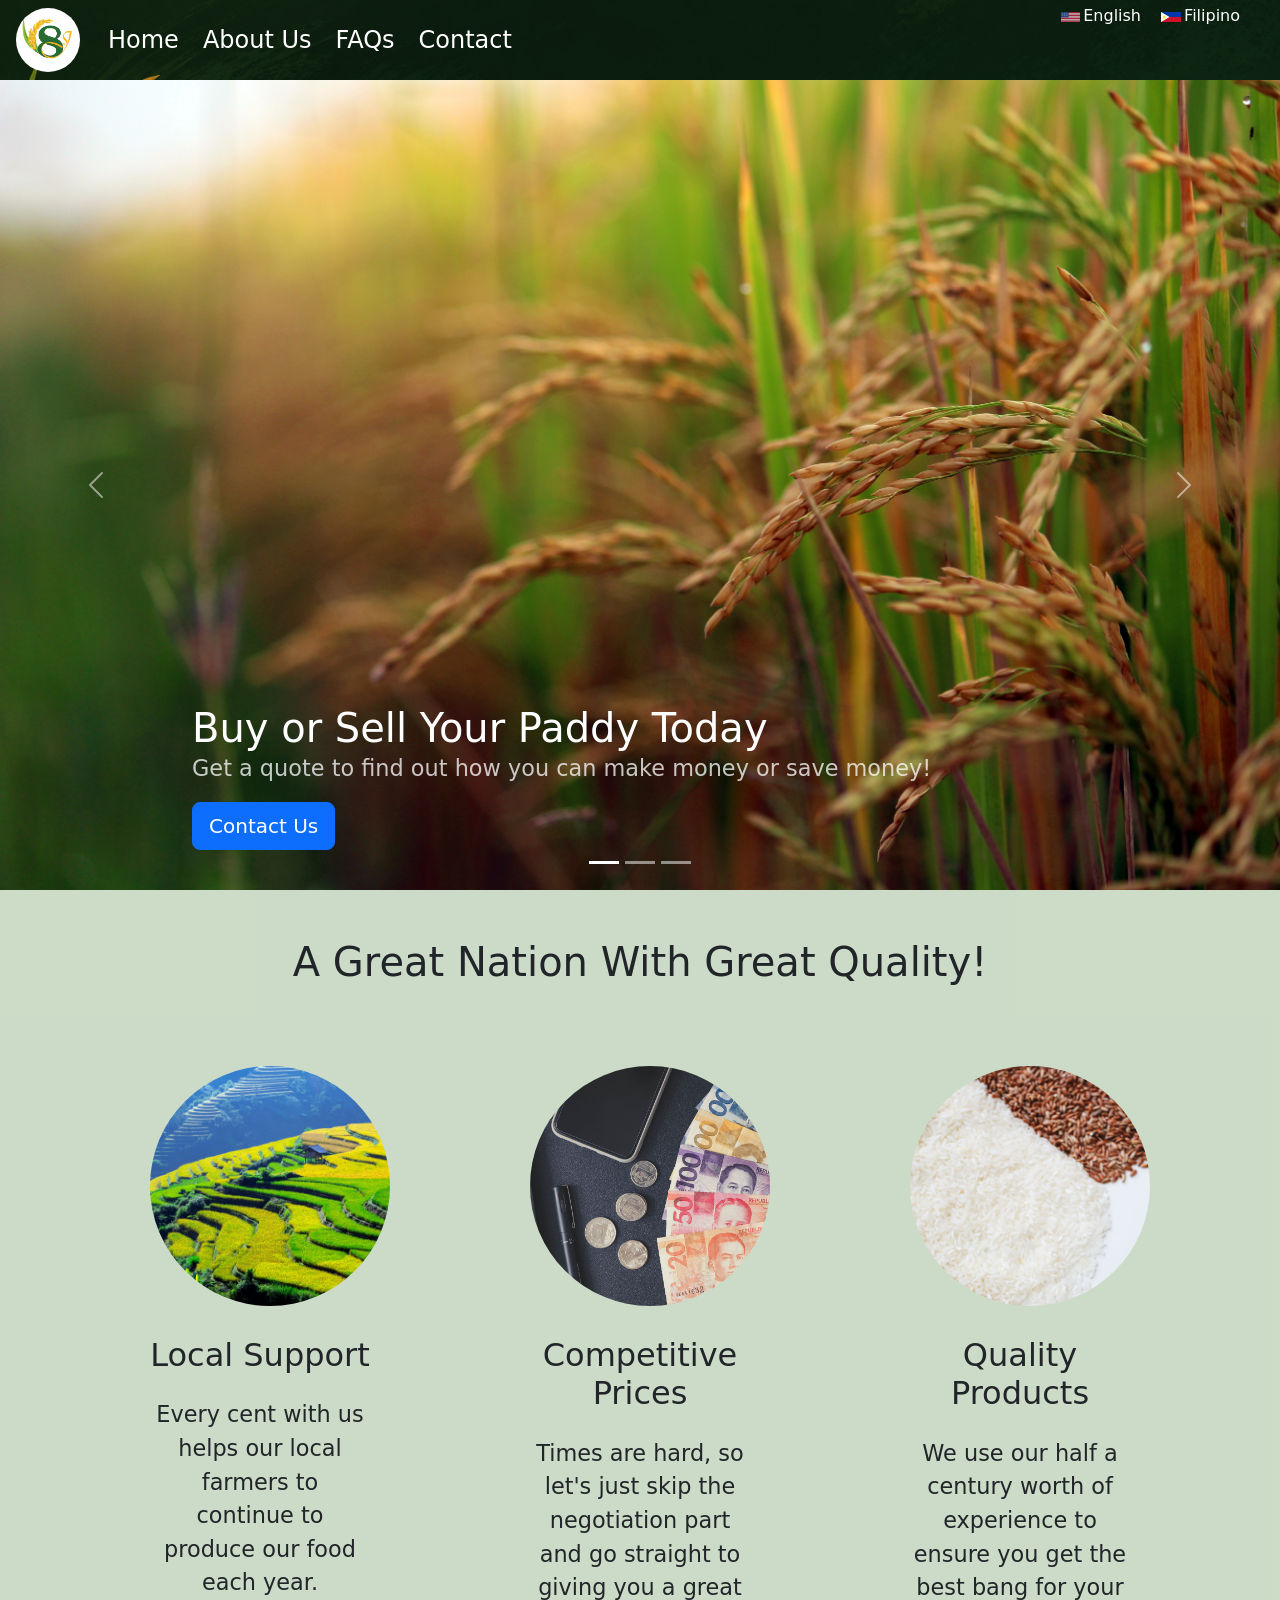
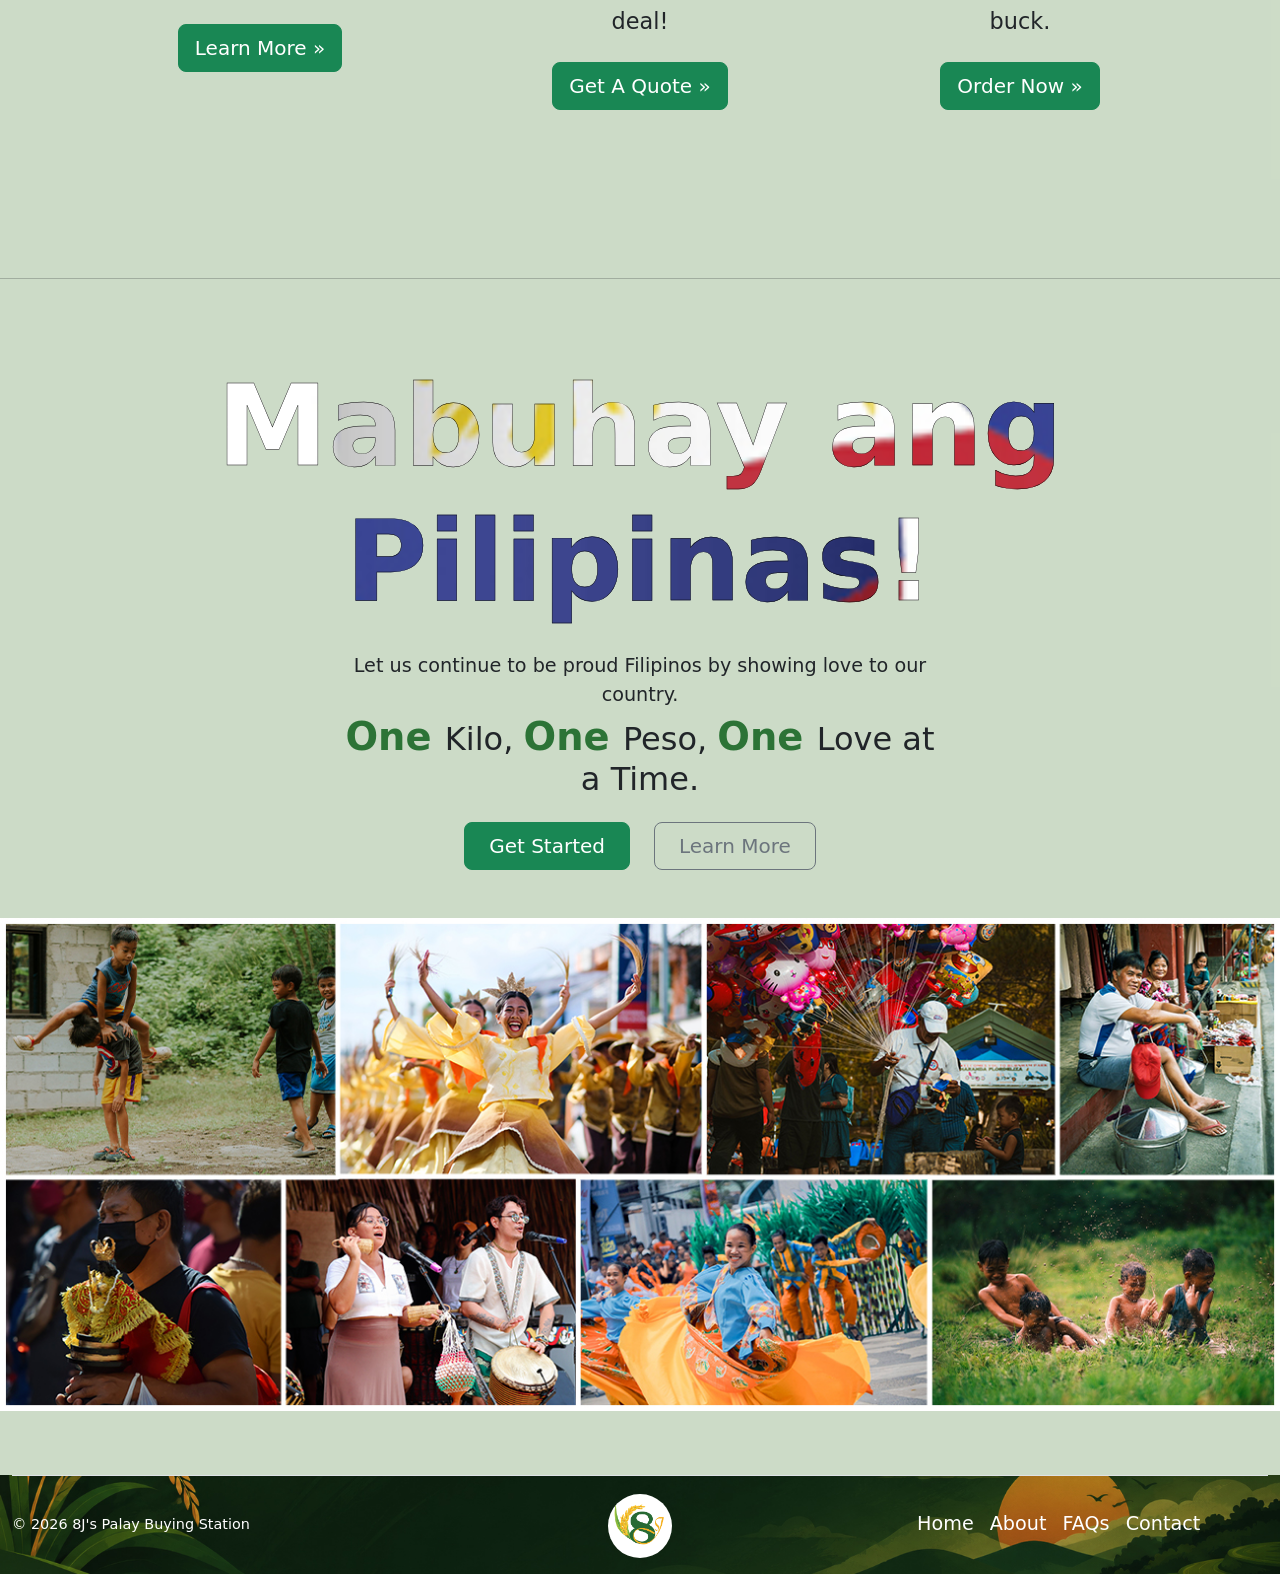
<file: index.html>
<!DOCTYPE html>
<html lang="en">
<head>
  <meta charset="UTF-8">
  <meta name="viewport" content="width=device-width, initial-scale=1.0">
  <title>8J's Palay Buying Station</title>
  <style>

  </style>
	<!--Favicon-->
	<link rel="apple-touch-icon" sizes="180x180" href="https://8jspalaybuyingstation.com/apple-touch-icon.png">
	<link rel="icon" type="image/png" sizes="32x32" href="https://8jspalaybuyingstation.com/favicon-32x32.png">
	<link rel="icon" type="image/png" sizes="16x16" href="https://8jspalaybuyingstation.com/favicon-16x16.png">
	<link rel="manifest" href="https://8jspalaybuyingstation.com/site.webmanifest">

	<!--Bootstrap-->
	<link href="https://cdn.jsdelivr.net/npm/bootstrap@5.3.8/dist/css/bootstrap.min.css" rel="stylesheet"
		integrity="sha384-sRIl4kxILFvY47J16cr9ZwB07vP4J8+LH7qKQnuqkuIAvNWLzeN8tE5YBujZqJLB" crossorigin="anonymous">
	
	<!--CSS External (English)-->
	<link rel="stylesheet" href="./css/style-en.css">

</head>
<body>
	<div class="site-wrapper">
		<!--Header-->
		<section id="navbar">
			<nav class="navbar navbar-expand-md navbar-dark fixed-top nav-bg">
				<div class="container-fluid px-3">
					<a class="navbar-brand" href="./index.html">
						<img src="./images/logo/Logo.png" class="logo">
					</a>
					<button class="navbar-toggler collapsed" type="button" data-bs-toggle="collapse" data-bs-target="#navbarCollapse"
						aria-controls="navbarNavAltMarkup" aria-expanded="false" aria-label="Toggle navigation">
						<span class="navbar-toggler-icon"></span>
					</button>
					<div class="collapse navbar-collapse navHeaderCollapse" id="navbarCollapse">
						<ul class="navbar-nav me-auto mb-2 mb-md-0">
							<li class="nav-item mx-1"> <a class="nav-link active navbar-items" id="nav-home" aria-current="page"
									href="./index.html">Home</a> </li>
							<li class="nav-item mx-1"> <a class="nav-link active navbar-items" aria-current="page"
									href="./en/about-en.html">About Us</a> </li>
							<li class="nav-item mx-1"> <a class="nav-link active navbar-items" aria-current="page"
									href="./en/faq-en.html">FAQs</a> </li>
							<li class="nav-item mx-1"> <a class="nav-link active navbar-items" aria-current="page"
									href="./en/contact-en.html">Contact</a> </li>
						</ul>
						<div class="lang-options col-md-3 text-end mx-4 pb-5">
							<a href="./index.html" class="lang eng" style="margin-right: 10px; text-decoration: none; color:white;"><img
									id="us-flag" src="./images/others/jp-draws-US-Flag.svg" alt="US Flag">English</a>
							<a href="./fil/home-tl.html" class="lang tl"
								style="margin-left: 2px; text-decoration: none; color:white;"><img id="ph-flag"
									src="./images/others/jp-draws-Philippines-Flag.svg" alt="Filipino Flag">Filipino</a>
						</div>
					</div>
				</div>
			</nav>
		</section>


		<!--Cover-->
		<section id="cover">
			<div class="container-fluid carousel">
				<div id="myCarousel" class="carousel slide mb-6" data-bs-ride="carousel">
					<div class="carousel-indicators"> <button type="button" data-bs-target="#myCarousel" data-bs-slide-to="0"
							class="active" aria-label="Slide 1" aria-current="true"></button> <button type="button"
							data-bs-target="#myCarousel" data-bs-slide-to="1" aria-label="Slide 2" class=""></button> <button type="button"
							data-bs-target="#myCarousel" data-bs-slide-to="2" aria-label="Slide 3" class=""></button> </div>
					<div class="carousel-inner">
						<div class="carousel-item active"> <img src="./images/palay/cover-1.jpg" id="cover-1" class="cover-item" alt="Palay in the field">
								<rect width="100%" height="100%" fill="var(--bs-secondary-color)"></rect>
							</svg>
							<div class="container">
								<div class="carousel-caption text-start">
									<h1>Buy or Sell Your Paddy Today</h1>
									<p class="opacity-75 mb-3">Get a quote to find out how you can make money or save money!</p>
									<p><a class="btn btn-lg btn-primary" href="./en/contact-en.html">Contact Us</a></p>
								</div>
							</div>
						</div>
						<div class="carousel-item"> <img src="./images/palay/farmer-sowing-1.jpg" id="cover-2" class="cover-item" alt="A farmer sowing in a paddy field" style="filter:brightness(85%)">
								<rect width="100%" height="100%" fill="var(--bs-secondary-color)"></rect>
							<div class="container">
								<div class="carousel-caption fit-content">
									<h1>Support Our Local Farmers</h1>
									<p class="opacity-80 mb-3">Find out how you can help our local farmers make a living by partnering with us!</p>
									<p><a class="btn btn-lg btn-primary" href="./en/about-en.html">Learn more</a></p>
								</div>
							</div>
						</div>
						<div class="carousel-item"> <img src="./images/rice/farmily-eating.jpg" id="cover-3" class="cover-item" alt="Hands holding white rice in the shape of a heart" style="filter:brightness(85%)">
								<rect width="100%" height="100%" fill="var(--bs-secondary-color)"></rect>
							<div class="container">
								<div class="carousel-caption text-end">
									<h1>Every Meal Should Be Delicious</h1>
									<p class="opacity-75 mb-3">Put a smile on your family's face with our quality local rice!</p>
									<p><a class="btn btn-lg btn-primary" href="./en/contact-en.html">Order Now</a></p>
								</div>
							</div>
						</div>
					</div> <button class="carousel-control-prev" type="button" data-bs-target="#myCarousel" data-bs-slide="prev"> <span
							class="carousel-control-prev-icon" aria-hidden="true"></span> <span class="visually-hidden">Previous</span>
					</button> <button class="carousel-control-next" type="button" data-bs-target="#myCarousel" data-bs-slide="next"> <span
							class="carousel-control-next-icon" aria-hidden="true"></span> <span class="visually-hidden">Next</span> </button>
				</div>
			</div>
		</section>

		<!--Features-->
		<section id="features" class="my-5 align">
			<div class="features heading"><h1 class="feature head">A Great Nation With Great Quality!</h1></div>
			<div class="container marketing"> <!-- Three columns of text below the carousel -->
				<div class="row">
					<div class="col-lg-4"> <img src="./images/palay/paddy-field-2.jpg" class="features rounded-image" alt="A paddy field landscape">
							<title>Local Rice Fields</title>
							<rect width="100%" height="100%" fill="var(--bs-secondary-color)"></rect>
						<h2 class="fw-normal">Local Support</h2>
						<p class="my-4">Every cent with us helps our local farmers to continue to produce our food each year.</p>
						<p><a class="btn btn-success btn-lg" href="./en/about-en.html">Learn More »</a></p>
					</div><!-- /.col-lg-4 -->
					<div class="col-lg-4"> <img src="./images/others/pesos.jpg" class="features rounded-image" alt="Multiple denomenations of Philippine pesos">
							<title>Competitive Pricing</title>
							<rect width="100%" height="100%" fill="var(--bs-secondary-color)"></rect>
						<h2 class="fw-normal">Competitive Prices</h2>
						<p class="my-4">Times are hard, so let's just skip the negotiation part and go straight to giving you a great deal!</p>
					<p><a class="btn btn-success btn-lg" href="./en/contact-en.html">Get A Quote »</a></p>
					</div><!-- /.col-lg-4 -->
					<div class="col-lg-4"> <img src="./images/rice/rice-variety.jpg" class="features rounded-image change-position" alt="A variety of rices">
							<title>Quality Products</title>
							<rect width="100%" height="100%" fill="var(--bs-secondary-color)"></rect>
						<h2 class="fw-normal">Quality Products</h2>
						<p class="my-4">We use our half a century worth of experience to ensure you get the best bang for your buck.</p>
						<p><a class="btn btn-success btn-lg" href="./en/contact-en.html">Order Now »</a></p>
					</div><!-- /.col-lg-4 -->
				</div>
			</div>
		</section>

		<hr style="margin: 1rem 0;">

		<!--Hero-->
		<section>
			<div class="px-4 pt-3 my-5 text-center">
				<h1 class="display-4 fw-bold text-body-emphasis"><span id="mabuhay-gradient">Mabuhay ang Pilipinas!</span></h1>
				<div class="col-lg-6 mx-auto">
					<p class="lead mb-1 mt-4">Let us continue to be proud Filipinos by showing love to our country.</p>
					<h2 class="mb-4">
						<span style="color:#2C7336; font-size: 120%; font-weight: bolder;">One </span>Kilo,
						<span style="color:#2C7336; font-size: 120%; font-weight: bolder;">One </span>Peso,
						<span style="color:#2C7336; font-size: 120%; font-weight: bolder;">One </span>Love at a Time.

					</h2>
					<div class="d-grid gap-2 d-sm-flex justify-content-sm-center mb-5"> 
						<a href="./en/contact-en.html"><button type="button"
							class="btn btn-success btn-lg px-4 me-sm-3">Get Started</button></a>
							<a href="./en/about-en.html"><button type="button"
							class="btn btn-outline-secondary btn-lg px-4">Learn More</button></a>
					</div>
				</div>
			</div>
		</section>

		<!--Jumbotron-->
		<section>
			<div>
				<img id="jumbotron" src="./images/others/mabuhay.jpg" alt="Mabuhay ang Pilipinas">
			</div>
		</section>
		

		<!--Footer-->
		<section id="footer">
			<div class="container-fluid foot-bg">
				<footer class="d-flex flex-wrap justify-content-between align-items-center py-3 border-top">
					<p class="col-md-4 mb-0 copy-footer">© 2026 8J's Palay Buying Station</p> <a href="./index.html"
						class="col-md-4 d-flex align-items-center justify-content-center mb-3 mb-md-0 me-md-auto link-body-emphasis text-decoration-none"
						aria-label="Bootstrap"> <img class="logo-foot" src="./images/logo/Logo.png"
							alt="8J's Palay Buying Station Logo"></a>
					<ul class="nav col-md-4 justify-content-center foot-nav">
						<li class="nav-item"><a href="./index.html" class="nav-link px-2 footer-item">Home</a></li>
						<li class="nav-item"><a href="./en/about-en.html" class="nav-link px-2 footer-item">About</a></li>
						<li class="nav-item"><a href="./en/faq-en.html" class="nav-link px-2 footer-item">FAQs</a></li>
						<li class="nav-item"><a href="./en/contact-en.html" class="nav-link px-2 footer-item">Contact</a></li>
					</ul>
				</footer>
			</div>
		</section>

		<!--JS script-->
		<script src="https://cdn.jsdelivr.net/npm/bootstrap@5.3.8/dist/js/bootstrap.bundle.min.js"
			integrity="sha384-FKyoEForCGlyvwx9Hj09JcYn3nv7wiPVlz7YYwJrWVcXK/BmnVDxM+D2scQbITxI" crossorigin="anonymous"></script>
	</div>
</body>
</html>
</file>
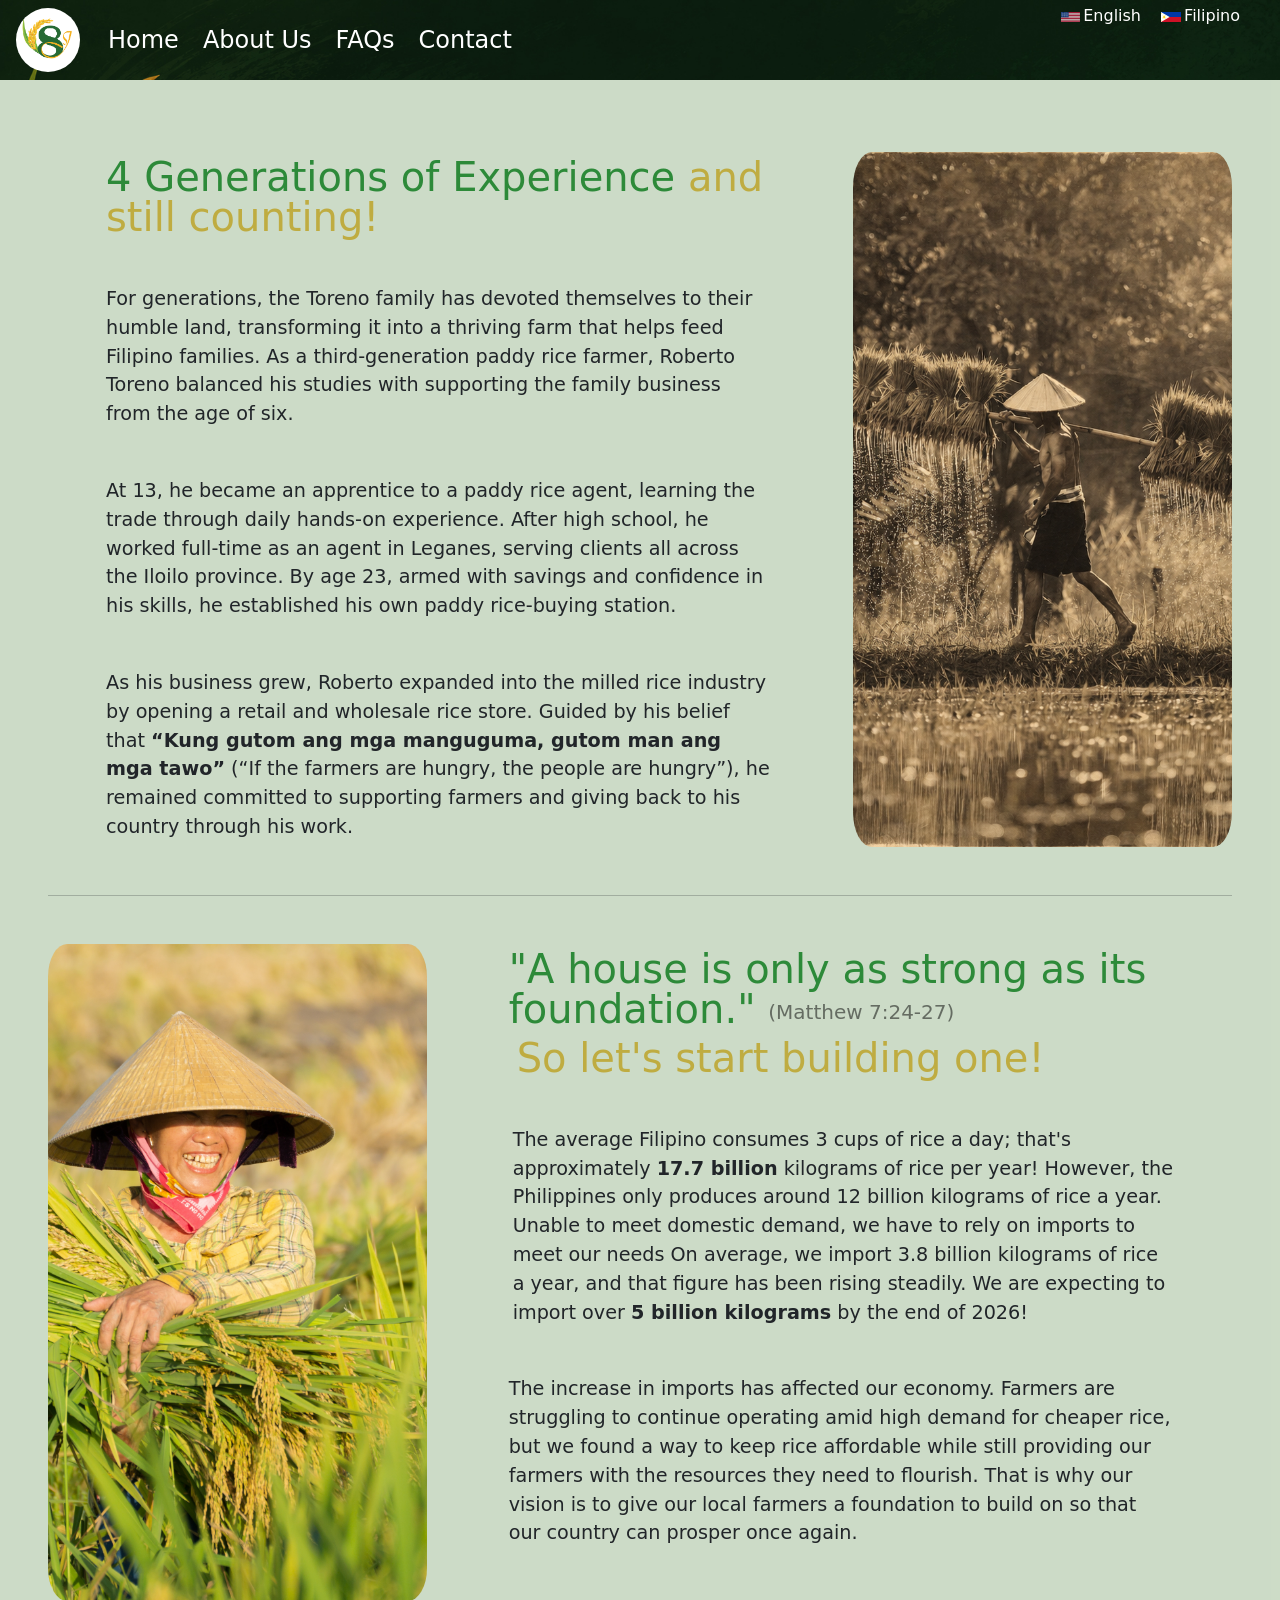
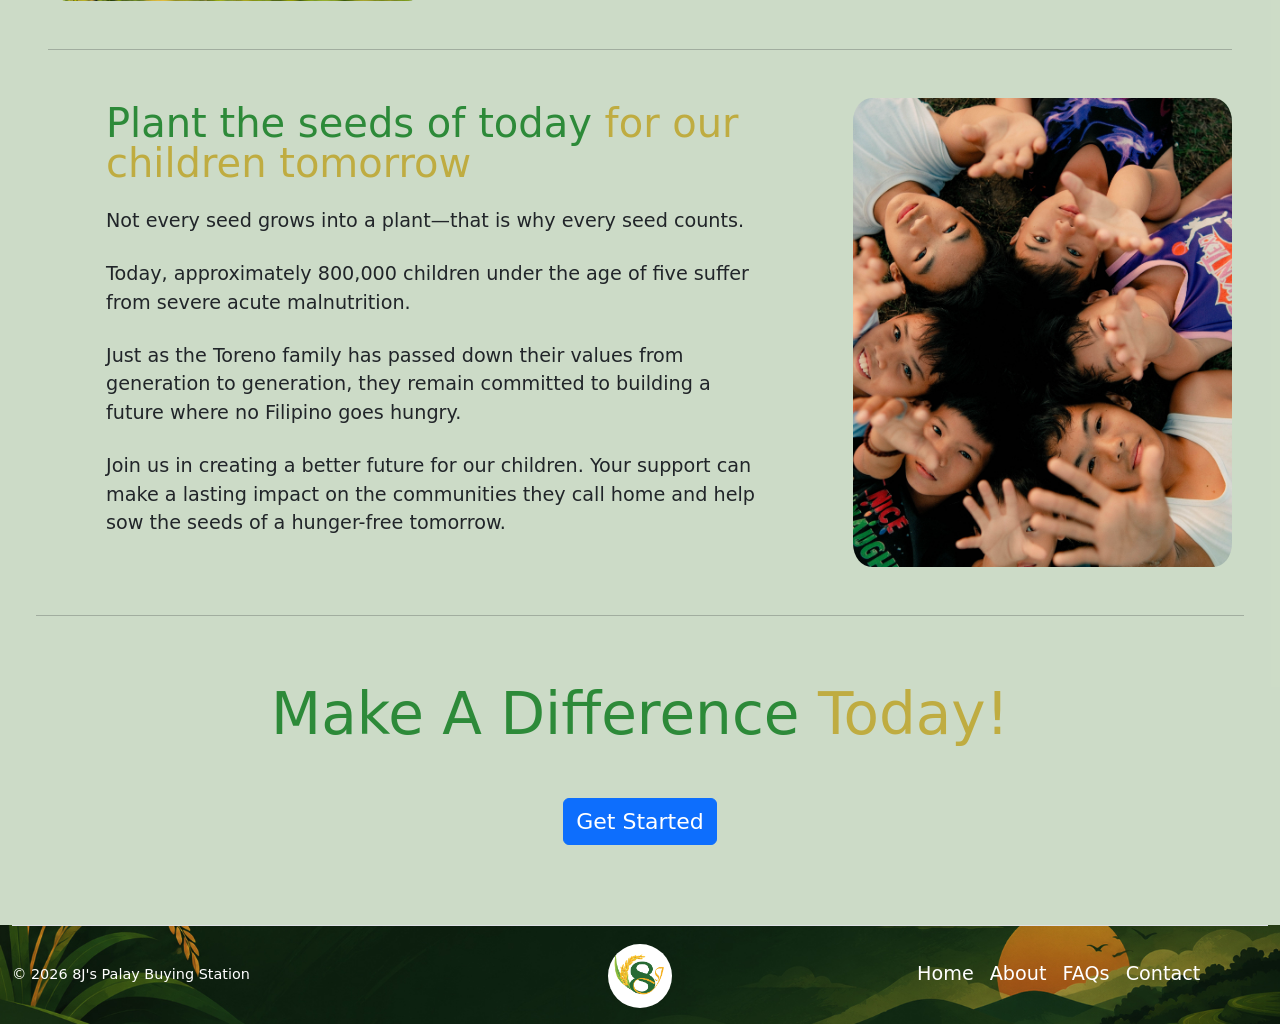
<file: en/about-en.html>
<!DOCTYPE html>
<html lang="en">

<head>
  <meta charset="UTF-8">
  <meta name="viewport" content="width=device-width, initial-scale=1.0">
  <title>8J's Palay Buying Station</title>
  <style>



  </style>
  <!--Favicon-->
  <link rel="apple-touch-icon" sizes="180x180" href="https://8jspalaybuyingstation.com/apple-touch-icon.png">
  <link rel="icon" type="image/png" sizes="32x32" href="https://8jspalaybuyingstation.com/favicon-32x32.png">
  <link rel="icon" type="image/png" sizes="16x16" href="https://8jspalaybuyingstation.com/favicon-16x16.png">
  <link rel="manifest" href="https://8jspalaybuyingstation.com/site.webmanifest">

  <!--Bootstrap-->
  <link href="https://cdn.jsdelivr.net/npm/bootstrap@5.3.8/dist/css/bootstrap.min.css" rel="stylesheet"
    integrity="sha384-sRIl4kxILFvY47J16cr9ZwB07vP4J8+LH7qKQnuqkuIAvNWLzeN8tE5YBujZqJLB" crossorigin="anonymous">
  
  <!--CSS External (English)-->
  <link rel="stylesheet" href="../css/style-en.css">

</head>

<body>
  <div class="site-wrapper">
    <!--Header-->
    <section id="navbar">
      <nav class="navbar navbar-expand-md navbar-dark fixed-top nav-bg">
        <div class="container-fluid px-3">
          <a class="navbar-brand" href="../index.html">
            <img src="../images/logo/Logo.png" class="logo">
          </a>
          <button class="navbar-toggler collapsed" type="button" data-bs-toggle="collapse" data-bs-target="#navbarCollapse"
            aria-controls="navbarNavAltMarkup" aria-expanded="false" aria-label="Toggle navigation">
            <span class="navbar-toggler-icon"></span>
          </button>
          <div class="collapse navbar-collapse navHeaderCollapse" id="navbarCollapse">
            <ul class="navbar-nav me-auto mb-2 mb-md-0">
              <li class="nav-item mx-1"> <a class="nav-link active navbar-items" id="nav-home" aria-current="page"
                  href="../index.html">Home</a> </li>
              <li class="nav-item mx-1"> <a class="nav-link active navbar-items" aria-current="page"
                  href="./about-en.html">About Us</a> </li>
              <li class="nav-item mx-1"> <a class="nav-link active navbar-items" aria-current="page"
                  href="faq-en.html">FAQs</a> </li>
              <li class="nav-item mx-1"> <a class="nav-link active navbar-items" aria-current="page"
                  href="contact-en.html">Contact</a> </li>
            </ul>
            <div class="lang-options col-md-3 text-end mx-4 pb-5">
              <a href="./about-en.html" class="lang eng" style="margin-right: 10px; text-decoration: none; color:white;"><img
                  id="us-flag" src="../images/others/jp-draws-US-Flag.svg" alt="US Flag">English</a>
              <a href="../fil/about-tl.html" class="lang tl"
                style="margin-left: 2px; text-decoration: none; color:white;"><img id="ph-flag"
                  src="../images/others/jp-draws-Philippines-Flag.svg" alt="Filipino Flag">Filipino</a>
            </div>
          </div>
        </div>
      </nav>
    </section>
    
    <!--Featurette-->
    <section id="featurette" class="m-5">
      <br />
      <div class="row featurette">
        <div class="col-md-8 featurette-padding">
          <h2 class="featurette-heading fw-normal lh-1">4 Generations of Experience <span class="text-body-secondary">and
              still counting!</span></h2>
          <p class="lead my-5">
            For generations, the Toreno family has devoted themselves to their humble land, transforming it into a thriving
            farm
            that helps feed Filipino families. As a third-generation paddy rice farmer, Roberto Toreno balanced his studies
            with
            supporting the family business from the age of six. </p>
    
          <p class="lead my-5">At 13, he became an apprentice to a paddy rice agent, learning the trade through daily
            hands-on experience. After high
            school, he worked full-time as an agent in Leganes, serving clients all across the Iloilo province. By age
            23, armed
            with savings and confidence in his skills, he established his own paddy rice-buying station.</p>
    
          <p class="lead mt-5">As his business grew, Roberto expanded into the milled rice industry by opening a retail and
            wholesale rice store.
            Guided by his belief that <span class="p-emphasis">“Kung gutom ang mga manguguma, gutom man ang mga tawo”</span>
            (“If the farmers are hungry, the people
            are hungry”), he remained committed to supporting farmers and giving back to his country through his work.</p>
          </p>
        </div>
        <div class="col-md-4 d-flex" style="text-align: center;"> <img
            src="../images/others/ChatGPT Image Jun 21, 2026, 06_47_35 PM.png" class="images-featurette"
            alt="Vintage photo of a farmer">
        </div>
      </div>
      <hr class="featurette-divider" style="margin: 3rem 0;">
      <div class="row featurette">
        <div class="col-md-8 order-md-2 featurette-padding">
          <h2 class="featurette-heading fw-normal lh-1 ">"A house is only as strong as its foundation."
            <span class="proverb">(Matthew 7:24-27)</span>
            <br />
            <span class="text-body-secondary" style="display: inline-block; margin-top: 9px; margin-left: 8px;">So let's
              start building one!</span>
          </h2>
          <p class="lead my-5 ps-1">
            The average Filipino consumes 3 cups of rice a day; that's approximately <span class="p-emphasis">17.7
              billion</span> kilograms of rice per year!
            However, the Philippines only produces around 12 billion kilograms of rice a year.
            Unable to meet domestic demand, we have to rely on imports to meet our needs
            On average, we import 3.8 billion kilograms of rice a year, and that figure has been rising steadily.
            We are expecting to import over <span class="p-emphasis">5 billion kilograms</span> by the end of 2026!
            </p>
            <p class="lead my-5">The increase in imports has affected our economy.
            Farmers are struggling to continue operating amid high demand for cheaper rice, but we found a way to keep rice
            affordable while still providing our farmers with the resources they need to flourish.
            That is why our vision is to give our local farmers a foundation to build on so that our country can prosper
            once again.
          </p>
        </div>
        <div class="col-md-4 order-md-1 d-flex" style="text-align: center;"> <img src="../images/palay/happy-farmer.jpg" class="images-featurette"
            alt="A smiling farmer holding paddy rice">
        </div>
      </div>
      <hr class="featurette-divider" style="margin: 3rem 0;">
      <div class="row featurette">
        <div class="col-md-8 featurette-padding">
          <h2 class="featurette-heading fw-normal lh-1">Plant the seeds of today <span class="text-body-secondary">for our
              children tomorrow</span></h2>
          <p class="lead my-4">
            Not every seed grows into a plant—that is why every seed counts.</p>
    
          <p class="lead my-4">Today, approximately 800,000 children under the age of five suffer from severe acute
            malnutrition.</p>
    
          <p class="lead my-4">Just as the Toreno family has passed down their values from generation to generation,
            they
            remain committed to building
            a future where no Filipino goes hungry.
          </p>
          <p class="lead my-4">Join us in creating a better future for our children. Your support
            can
            make a
            lasting impact on the communities they call home and help sow the seeds of a hunger-free tomorrow.
          </p>
    
    
        </div>
        <div class="col-md-4 d-flex" style="text-align: center;"> <img src="../images/others/children.jpg" class="images-featurette"
            alt="Filipino children reaching out">
        </div>
        <hr class="featurette-divider" style="margin-top: 3rem;">
      </div>
    </section> <!-- END THE FEATURETTES -->
    
    <!--Segway-->
    <section id="segway">
      <div class="container">
        <div class="segway">
          <h3 class="mb-5 seg-head" style="font-size:58px; color:#2d8a39;">Make A Difference <span
              style="color: #BFAC41">Today!</h3>
        </div>
        <div class="segway">
          <a href="./contact-en.html"><button class="btn btn-primary d-inline-flex align-items-center seg-btn" type="button"
              style="font-size: 22px; margin-bottom: 5rem;">
              Get Started </button></a>
        </div>
      </div>
      <div>
    </section>
    
    
    
    <!--Footer-->
    <section id="footer">
      <div class="container-fluid foot-bg">
        <footer class="d-flex flex-wrap justify-content-between align-items-center py-3 border-top">
          <p class="col-md-4 mb-0 copy-footer">© 2026 8J's Palay Buying Station</p> <a href="./index.html"
            class="col-md-4 d-flex align-items-center justify-content-center mb-3 mb-md-0 me-md-auto link-body-emphasis text-decoration-none"
            aria-label="Bootstrap"> <img class="logo-foot" src="../images/logo/Logo.png"
              alt="8J's Palay Buying Station Logo"></a>
          <ul class="nav col-md-4 justify-content-center foot-nav">
            <li class="nav-item"><a href="../index.html" class="nav-link px-2 footer-item">Home</a></li>
            <li class="nav-item"><a href="./about-en.html" class="nav-link px-2 footer-item">About</a></li>
            <li class="nav-item"><a href="./faq-en.html" class="nav-link px-2 footer-item">FAQs</a></li>
            <li class="nav-item"><a href="./contact-en.html" class="nav-link px-2 footer-item">Contact</a></li>
          </ul>
        </footer>
      </div>
    </section>
    
    <!--Bootstrap JS Script-->
    <script src="https://cdn.jsdelivr.net/npm/bootstrap@5.3.8/dist/js/bootstrap.bundle.min.js"
      integrity="sha384-FKyoEForCGlyvwx9Hj09JcYn3nv7wiPVlz7YYwJrWVcXK/BmnVDxM+D2scQbITxI" crossorigin="anonymous"></script>
  </div>
</body>
</html>
</file>
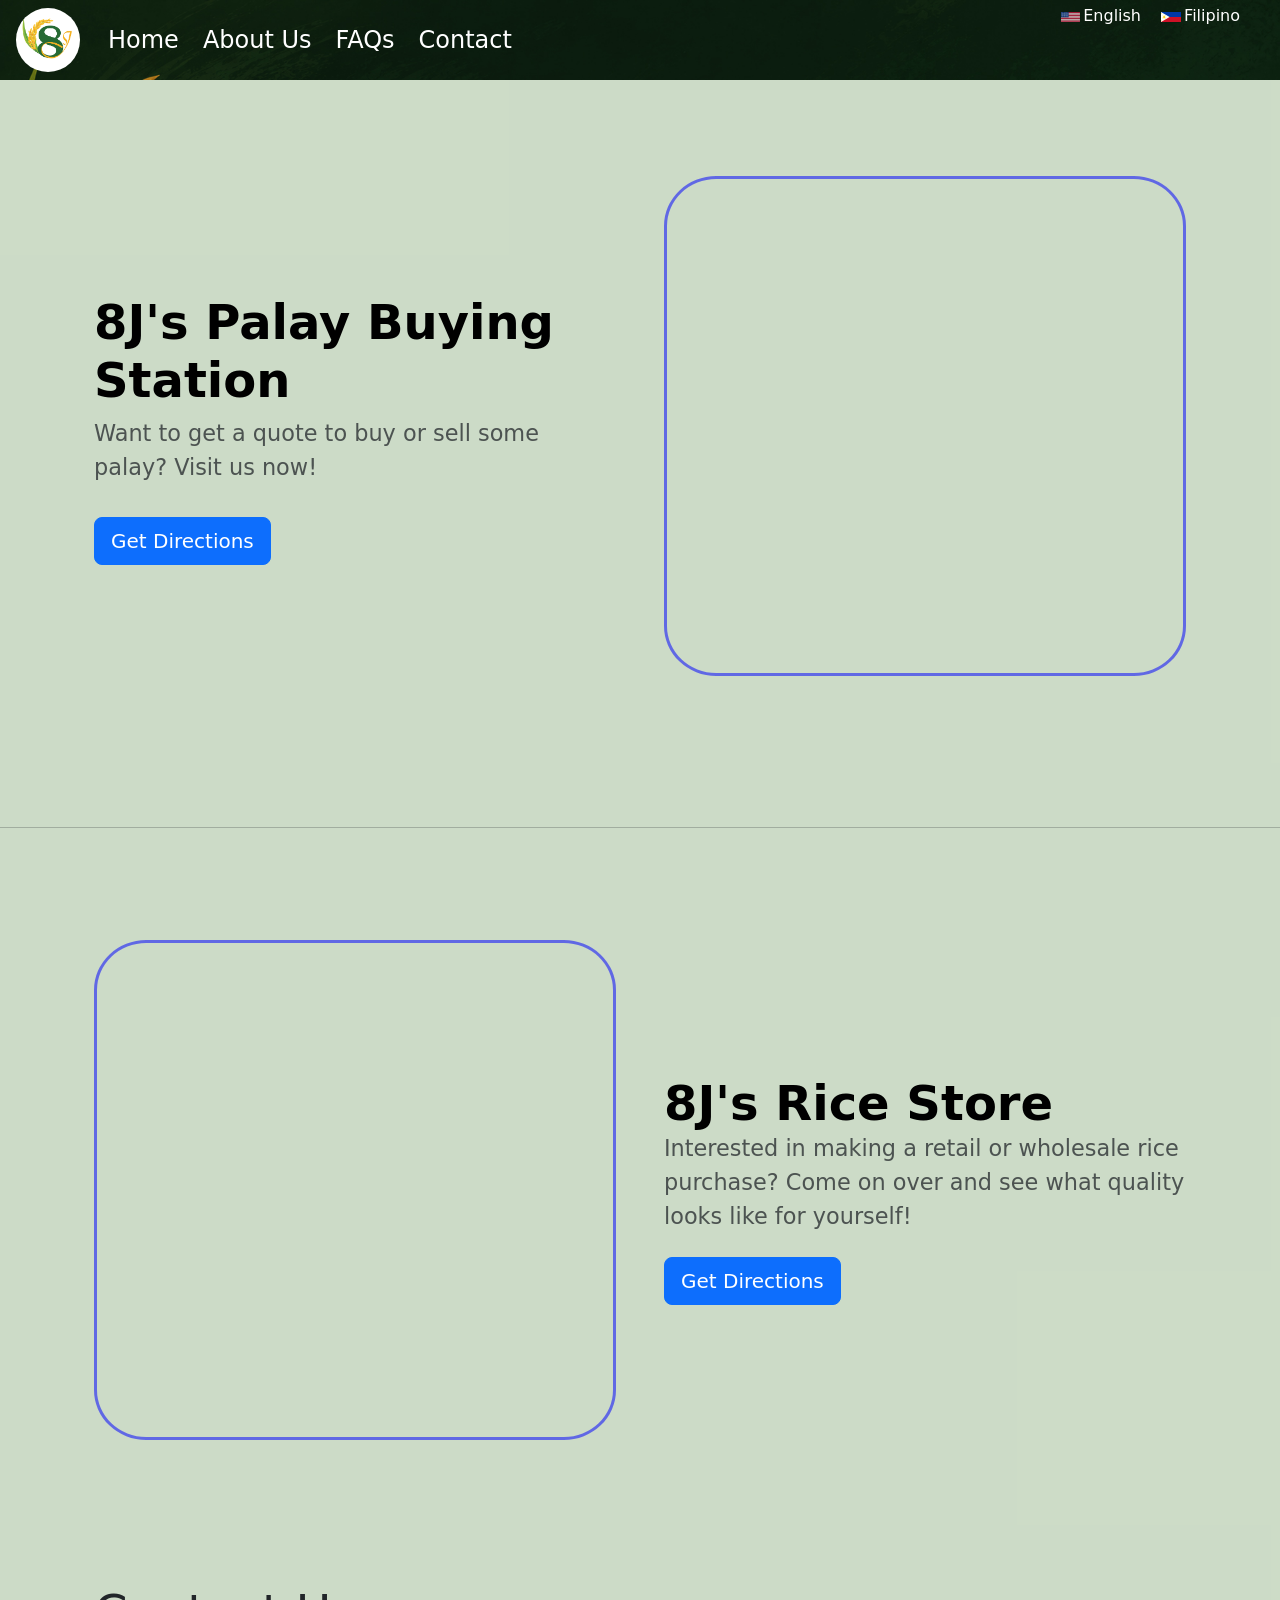
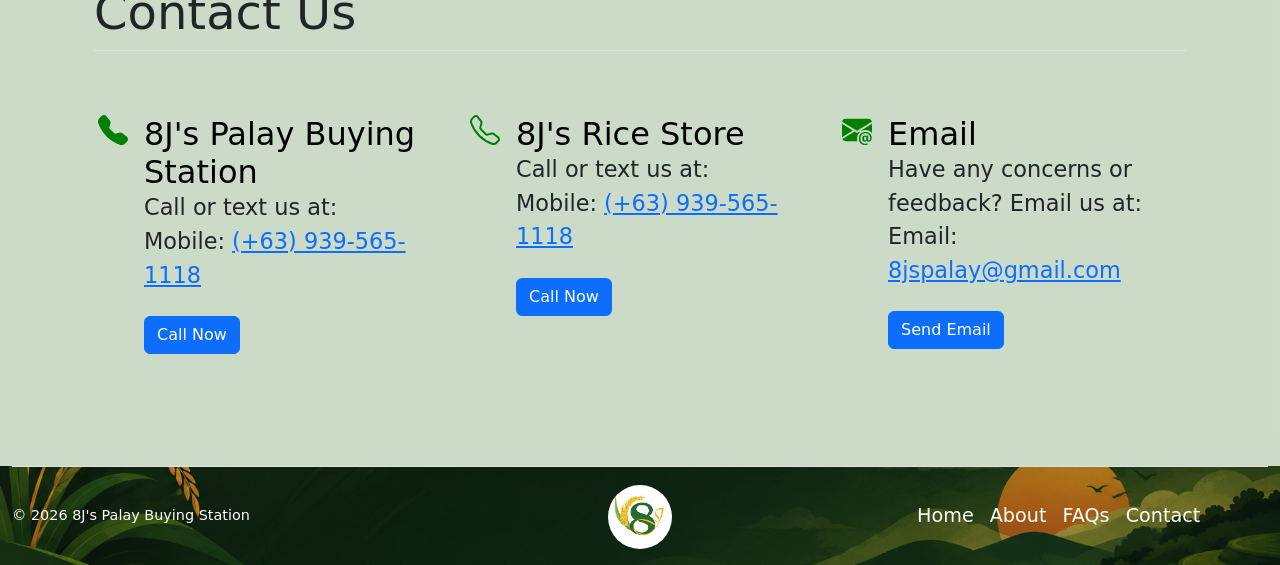
<file: en/contact-en.html>
<!DOCTYPE html>
<html lang="en">

<head>
  <meta charset="UTF-8">
  <meta name="viewport" content="width=device-width, initial-scale=1.0">
  <title>8J's Palay Buying Station</title>
  <style>

  </style>

  <!--Favicon-->
  <link rel="apple-touch-icon" sizes="180x180" href="https://8jspalaybuyingstation.com/apple-touch-icon.png">
  <link rel="icon" type="image/png" sizes="32x32" href="https://8jspalaybuyingstation.com/favicon-32x32.png">
  <link rel="icon" type="image/png" sizes="16x16" href="https://8jspalaybuyingstation.com/favicon-16x16.png">
  <link rel="manifest" href="https://8jspalaybuyingstation.com/site.webmanifest">
  
  <!--Bootstrap-->
  <link href="https://cdn.jsdelivr.net/npm/bootstrap@5.3.8/dist/css/bootstrap.min.css" rel="stylesheet"
    integrity="sha384-sRIl4kxILFvY47J16cr9ZwB07vP4J8+LH7qKQnuqkuIAvNWLzeN8tE5YBujZqJLB" crossorigin="anonymous">
  
  <!--CSS External (English)-->
  <link rel="stylesheet" href="../css/style-en.css">


</head>

<body>
  <div class="site-wrapper">
    <!--Header-->
    <section id="navbar">
      <nav class="navbar navbar-expand-md navbar-dark fixed-top nav-bg">
        <div class="container-fluid px-3">
          <a class="navbar-brand" href="../index.html">
            <img src="../images/logo/Logo.png" class="logo">
          </a>
          <button class="navbar-toggler collapsed" type="button" data-bs-toggle="collapse" data-bs-target="#navbarCollapse"
            aria-controls="navbarNavAltMarkup" aria-expanded="false" aria-label="Toggle navigation">
            <span class="navbar-toggler-icon"></span>
          </button>
          <div class="collapse navbar-collapse navHeaderCollapse" id="navbarCollapse">
            <ul class="navbar-nav me-auto mb-2 mb-md-0">
              <li class="nav-item mx-1"> <a class="nav-link active navbar-items" id="nav-home" aria-current="page"
                  href="../index.html">Home</a> </li>
              <li class="nav-item mx-1"> <a class="nav-link active navbar-items" aria-current="page"
                  href="./about-en.html">About Us</a> </li>
              <li class="nav-item mx-1"> <a class="nav-link active navbar-items" aria-current="page"
                  href="faq-en.html">FAQs</a> </li>
              <li class="nav-item mx-1"> <a class="nav-link active navbar-items" aria-current="page"
                  href="contact-en.html">Contact</a> </li>
            </ul>
            <div class="lang-options col-md-3 text-end mx-4 pb-5">
              <a href="./contact-en.html" class="lang eng" style="margin-right: 10px; text-decoration: none; color:white;"><img
                  id="us-flag" src="../images/others/jp-draws-US-Flag.svg" alt="US Flag">English</a>
              <a href="../fil/contact-tl.html" class="lang tl"
                style="margin-left: 2px; text-decoration: none; color:white;"><img id="ph-flag"
                  src="../images/others/jp-draws-Philippines-Flag.svg" alt="Filipino Flag">Filipino</a>
            </div>
          </div>
        </div>
      </nav>
    </section>

    <!--PALAY Location-->
    <section id="palay-loc">
      <div class="container px-4 py-5">
        <div class="row row-cols-1 row-cols-md-2 align-items-md-center g-5 py-5">
          <div class="col d-flex flex-column align-items-start gap-2">
            <h2 class="fw-bold text-body-emphasis" style="font-size:48px;">8J's Palay Buying Station</h2>
            <p class="text-body-secondary">Want to get a quote to buy or sell some palay? Visit us now!</p> 
            <a href="http://maps.google.com/?q=8J's Palay Buying Station, Jalandoni St, Zarraga, 5004 Iloilo"
              class="btn btn-primary btn-lg mt-4">Get Directions</a>
          </div>
          <div class="col">
            <iframe
              src="https://www.google.com/maps/embed?pb=!1m18!1m12!1m3!1d3918.836278276066!2d122.60861340000001!3d10.8238383!2m3!1f0!2f0!3f0!3m2!1i1024!2i768!4f13.1!3m3!1m2!1s0x33aee3ab837943d5%3A0xc04dd957c77f072a!2s8J&#39;s%20Palay%20Buying%20Station!5e0!3m2!1sen!2sph!4v1782137482952!5m2!1sen!2sph"
              width="100%" height="500" style="border:3px solid rgba(0, 0, 255, 0.527); border-radius: 10%;" allowfullscreen="" loading="lazy"
              referrerpolicy="no-referrer-when-downgrade">
            </iframe>
          </div>
        </div>
      </div>
    </section><!-- END OF LOCATION -->

    <hr class="featurette-divider" style="margin-top: 3rem;">

    <!--RICE Location-->
    <section id="rice-loc">
      <div class="container px-4 py-5">
        <div class="row row-cols-1 row-cols-md-2 align-items-md-center g-5 py-5">
          <div class="col d-flex flex-column align-items-start gap-2">
            <iframe
              src="https://www.google.com/maps/embed?pb=!1m18!1m12!1m3!1d3919.4609055796454!2d122.59873517541939!3d10.775967789372825!2m3!1f0!2f0!3f0!3m2!1i1024!2i768!4f13.1!3m3!1m2!1s0x33aee3938993db0f%3A0x7ff9b77647ae8dfe!2s58%20Coastal%20Road%2C%20Leganes%2C%205000%20Iloilo!5e0!3m2!1sen!2sph!4v1782299733790!5m2!1sen!2sph"
              width="100%" height="500" style="border:3px solid rgba(0, 0, 255, 0.527); border-radius: 10%;" allowfullscreen="" loading="lazy"
              referrerpolicy="strict-origin-when-cross-origin"></iframe>
          </div>
          <div class="col">
            <h2 class="fw-bold text-body-emphasis" style="font-size:48px;">8J's Rice Store</h2>
            <p class="text-body-secondary">Interested in making a retail or wholesale rice purchase? Come on over and see what quality looks like for yourself!</p> 
            <a href="http://maps.google.com/?q=58 Coastal Road, Leganes, 5000 Iloilo"
              class="btn btn-primary btn-lg mt-4">Get Directions</a>
            
          </div>
        </div>
      </div>
    </section><!-- END OF LOCATION -->

    
    <!--Contact-->
    <section>
      <div class="container px-4 py-5" id="hanging-icons">
        <h2 class="pb-2 border-bottom" style="font-size:48px;">Contact Us</h2>
        <div class="row g-4 py-5 row-cols-1 row-cols-lg-3">
          <div class="col d-flex align-items-start p-3">
            <div
              class="icon-square text-body-emphasis d-inline-flex align-items-center justify-content-center fs-4 flex-shrink-0 me-3">
              <svg xmlns="http://www.w3.org/2000/svg" width="30" height="30" fill="green" class="bi bi-telephone-fill"
                viewBox="0 0 16 16">
                <path fill-rule="evenodd"
                  d="M1.885.511a1.745 1.745 0 0 1 2.61.163L6.29 2.98c.329.423.445.974.315 1.494l-.547 2.19a.68.68 0 0 0 .178.643l2.457 2.457a.68.68 0 0 0 .644.178l2.189-.547a1.75 1.75 0 0 1 1.494.315l2.306 1.794c.829.645.905 1.87.163 2.611l-1.034 1.034c-.74.74-1.846 1.065-2.877.702a18.6 18.6 0 0 1-7.01-4.42 18.6 18.6 0 0 1-4.42-7.009c-.362-1.03-.037-2.137.703-2.877z" />
              </svg>
            </div>
            <div>
              <h3 class="fs-2 text-body-emphasis">8J's Palay Buying Station</h3>
              <p>Call or text us at: </p>
              <p>Mobile: <a href="tel:+639395651118">(+63) 939-565-1118</a></p>
              </p> 
              <a href="tel:+639395651118" class="btn btn-primary mt-4">
                Call Now
              </a>
            </div>
          </div>
          <div class="col d-flex align-items-start p-3">
            <div
              class="icon-square text-body-emphasis d-inline-flex align-items-center justify-content-center fs-4 flex-shrink-0 me-3">
              <svg xmlns="http://www.w3.org/2000/svg" width="30" height="30" fill="green" class="bi bi-telephone"
                viewBox="0 0 16 16">
                <path
                  d="M3.654 1.328a.678.678 0 0 0-1.015-.063L1.605 2.3c-.483.484-.661 1.169-.45 1.77a17.6 17.6 0 0 0 4.168 6.608 17.6 17.6 0 0 0 6.608 4.168c.601.211 1.286.033 1.77-.45l1.034-1.034a.678.678 0 0 0-.063-1.015l-2.307-1.794a.68.68 0 0 0-.58-.122l-2.19.547a1.75 1.75 0 0 1-1.657-.459L5.482 8.062a1.75 1.75 0 0 1-.46-1.657l.548-2.19a.68.68 0 0 0-.122-.58zM1.884.511a1.745 1.745 0 0 1 2.612.163L6.29 2.98c.329.423.445.974.315 1.494l-.547 2.19a.68.68 0 0 0 .178.643l2.457 2.457a.68.68 0 0 0 .644.178l2.189-.547a1.75 1.75 0 0 1 1.494.315l2.306 1.794c.829.645.905 1.87.163 2.611l-1.034 1.034c-.74.74-1.846 1.065-2.877.702a18.6 18.6 0 0 1-7.01-4.42 18.6 18.6 0 0 1-4.42-7.009c-.362-1.03-.037-2.137.703-2.877z" />
              </svg>
            </div>
            <div>
              <h3 class="fs-2 text-body-emphasis">8J's Rice Store</h3>
              <p>Call or text us at: </p>
              <p>Mobile: <a href="tel:+639395651118">(+63) 939-565-1118</a></p>
              <a href="tel:+639395651118" class="btn btn-primary mt-4">
                Call Now
              </a>
            </div>
          </div>
          <div class="col d-flex align-items-start p-3">
            <div
              class="icon-square text-body-emphasis d-inline-flex align-items-center justify-content-center fs-4 flex-shrink-0 me-3">
              <svg xmlns="http://www.w3.org/2000/svg" width="30" height="30" fill="green" class="bi bi-envelope-at-fill"
                viewBox="0 0 16 16">
                <path
                  d="M2 2A2 2 0 0 0 .05 3.555L8 8.414l7.95-4.859A2 2 0 0 0 14 2zm-2 9.8V4.698l5.803 3.546zm6.761-2.97-6.57 4.026A2 2 0 0 0 2 14h6.256A4.5 4.5 0 0 1 8 12.5a4.49 4.49 0 0 1 1.606-3.446l-.367-.225L8 9.586zM16 9.671V4.697l-5.803 3.546.338.208A4.5 4.5 0 0 1 12.5 8c1.414 0 2.675.652 3.5 1.671" />
                <path
                  d="M15.834 12.244c0 1.168-.577 2.025-1.587 2.025-.503 0-1.002-.228-1.12-.648h-.043c-.118.416-.543.643-1.015.643-.77 0-1.259-.542-1.259-1.434v-.529c0-.844.481-1.4 1.26-1.4.585 0 .87.333.953.63h.03v-.568h.905v2.19c0 .272.18.42.411.42.315 0 .639-.415.639-1.39v-.118c0-1.277-.95-2.326-2.484-2.326h-.04c-1.582 0-2.64 1.067-2.64 2.724v.157c0 1.867 1.237 2.654 2.57 2.654h.045c.507 0 .935-.07 1.18-.18v.731c-.219.1-.643.175-1.237.175h-.044C10.438 16 9 14.82 9 12.646v-.214C9 10.36 10.421 9 12.485 9h.035c2.12 0 3.314 1.43 3.314 3.034zm-4.04.21v.227c0 .586.227.8.581.8.31 0 .564-.17.564-.743v-.367c0-.516-.275-.708-.572-.708-.346 0-.573.245-.573.791" />
              </svg>
            </div>
            <div>
              <h3 class="fs-2 text-body-emphasis">Email</h3>
              <p>Have any concerns or feedback? Email us at: </p>
              <p>Email: <a href="mailto:8jspalay@gmail.com">8jspalay@gmail.com</a></p>
              <a href="mailto:8jspalay@gmail.com" class="btn btn-primary mt-4">
                Send Email
              </a>
            </div>
          </div>
        </div>
      </div>
    </section><!-- END OF CONTACT -->


    <!--Footer-->
    <section id="footer">
      <div class="container-fluid foot-bg">
        <footer class="d-flex flex-wrap justify-content-between align-items-center py-3 border-top">
          <p class="col-md-4 mb-0 copy-footer">© 2026 8J's Palay Buying Station</p> <a href="./index.html"
            class="col-md-4 d-flex align-items-center justify-content-center mb-3 mb-md-0 me-md-auto link-body-emphasis text-decoration-none"
            aria-label="Bootstrap"> <img class="logo-foot" src="../images/logo/Logo.png"
              alt="8J's Palay Buying Station Logo"></a>
          <ul class="nav col-md-4 justify-content-center foot-nav">
            <li class="nav-item"><a href="../index.html" class="nav-link px-2 footer-item">Home</a></li>
            <li class="nav-item"><a href="./about-en.html" class="nav-link px-2 footer-item">About</a></li>
            <li class="nav-item"><a href="./faq-en.html" class="nav-link px-2 footer-item">FAQs</a></li>
            <li class="nav-item"><a href="./contact-en.html" class="nav-link px-2 footer-item">Contact</a></li>
          </ul>
        </footer>
      </div>
    </section>



    <!--JS script-->
    <script src="https://cdn.jsdelivr.net/npm/bootstrap@5.3.8/dist/js/bootstrap.bundle.min.js"
      integrity="sha384-FKyoEForCGlyvwx9Hj09JcYn3nv7wiPVlz7YYwJrWVcXK/BmnVDxM+D2scQbITxI"
      crossorigin="anonymous"></script>
  </div>
</body>


</html>
</file>
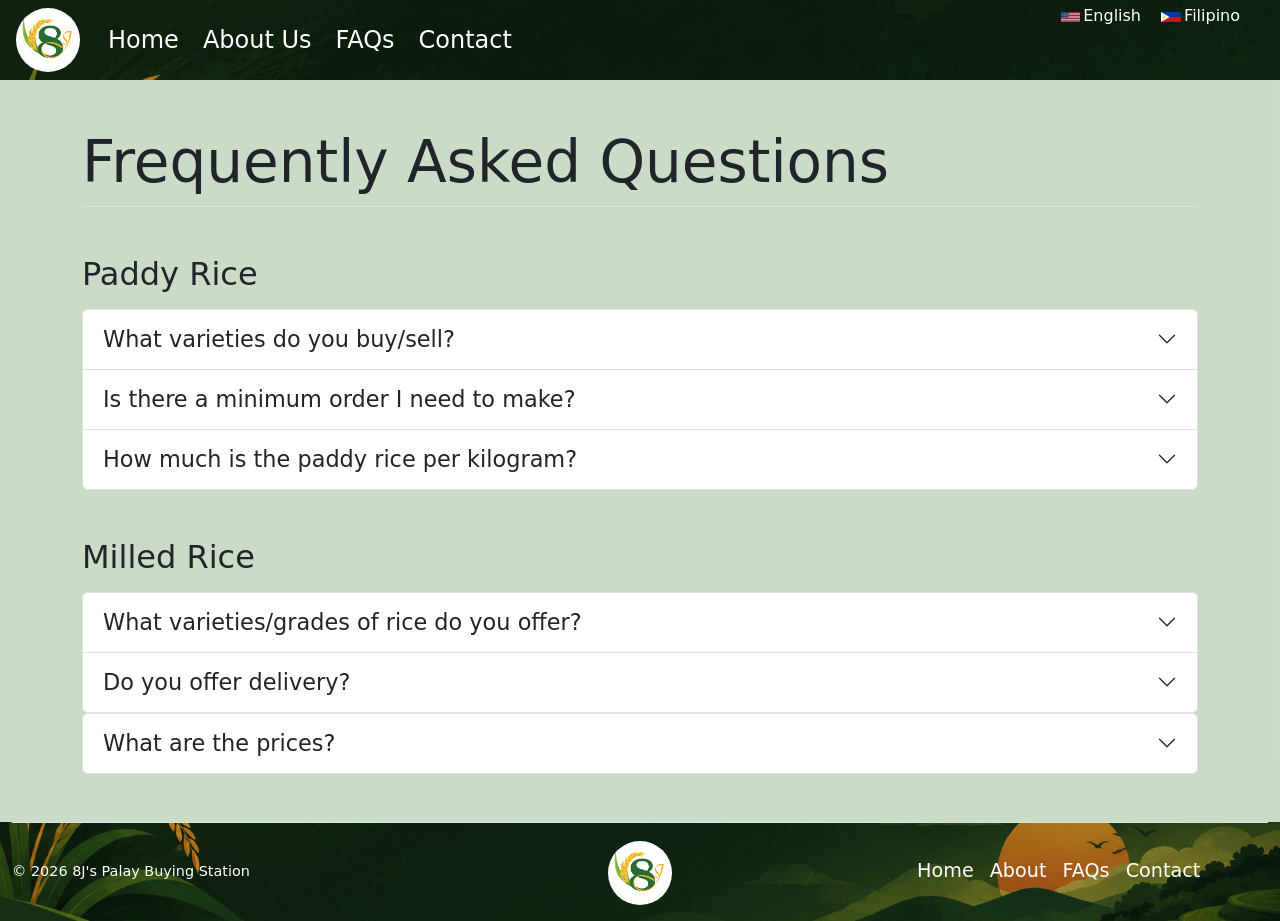
<file: en/faq-en.html>
<!DOCTYPE html>
<html lang="en">

<head>
  <meta charset="UTF-8">
  <meta name="viewport" content="width=device-width, initial-scale=1.0">
  <title>8J's Palay Buying Station</title>
  <style>

  </style>


  <!--Favicon-->
  <link rel="apple-touch-icon" sizes="180x180" href="https://8jspalaybuyingstation.com/apple-touch-icon.png">
  <link rel="icon" type="image/png" sizes="32x32" href="https://8jspalaybuyingstation.com/favicon-32x32.png">
  <link rel="icon" type="image/png" sizes="16x16" href="https://8jspalaybuyingstation.com/favicon-16x16.png">
  <link rel="manifest" href="https://8jspalaybuyingstation.com/site.webmanifest">
  
  <!--Bootstrap-->
  <link href="https://cdn.jsdelivr.net/npm/bootstrap@5.3.8/dist/css/bootstrap.min.css" rel="stylesheet"
    integrity="sha384-sRIl4kxILFvY47J16cr9ZwB07vP4J8+LH7qKQnuqkuIAvNWLzeN8tE5YBujZqJLB" crossorigin="anonymous">
  
  <!--CSS External (English)-->
  <link rel="stylesheet" href="../css/style-en.css">

</head>
<body class="d-flex flex-column min-vh-100">
  <div class="site-wrapper">
    <!--Header-->
    <section id="navbar">
      <nav class="navbar navbar-expand-md navbar-dark fixed-top nav-bg">
        <div class="container-fluid px-3"> 
          <a class="navbar-brand" href="../index.html">
            <img src="../images/logo/Logo.png"
              class="logo">
          </a>
          <button class="navbar-toggler collapsed" type="button" data-bs-toggle="collapse" data-bs-target="#navbarCollapse"
            aria-controls="navbarNavAltMarkup" aria-expanded="false" aria-label="Toggle navigation">
            <span class="navbar-toggler-icon"></span>
          </button>
          <div class="collapse navbar-collapse navHeaderCollapse" id="navbarCollapse">
            <ul class="navbar-nav me-auto mb-2 mb-md-0">
              <li class="nav-item mx-1"> <a class="nav-link active navbar-items" id="nav-home" aria-current="page"
                  href="../index.html">Home</a> </li>
              <li class="nav-item mx-1"> <a class="nav-link active navbar-items" aria-current="page"
                  href="./about-en.html">About Us</a> </li>
              <li class="nav-item mx-1"> <a class="nav-link active navbar-items" aria-current="page"
                  href="faq-en.html">FAQs</a> </li>
              <li class="nav-item mx-1"> <a class="nav-link active navbar-items" aria-current="page"
                  href="contact-en.html">Contact</a> </li>
            </ul>
            <div class="lang-options col-md-3 text-end mx-4 pb-5">
              <a href="./faq-en.html" class="lang eng" style="margin-right: 10px; text-decoration: none; color:white;"><img
                  id="us-flag" src="../images/others/jp-draws-US-Flag.svg" alt="US Flag">English</a>
              <a href="../fil/faq-tl.html" class="lang tl"
                style="margin-left: 2px; text-decoration: none; color:white;"><img id="ph-flag"
                  src="../images/others/jp-draws-Philippines-Flag.svg" alt="Filipino Flag">Filipino</a>
            </div>
          </div>
        </div>
      </nav>
    </section>

    <main class="flex-grow-1">
      <!--FAQs Accordion-->
      <section id="faq">
        <div class="container-fluid">
          <div class="container my-5">
            <h2 class="pb-2 border-bottom faq-title">Frequently Asked Questions</h2>
          </div>
          <!--START OF PALAY CONTAINER-->
          <div class="container my-5 palay-faq">
            <h2 id="paddy-faq-head" class="mb-3">Paddy Rice</h2>
            <div class="accordion" id="accordion1">
              <div class="accordion-item">
                <h2 class="accordion-header">
                  <button class="accordion-button collapsed" type="button" data-bs-toggle="collapse" data-bs-target="#collapseOne"
                    aria-expanded="false" aria-controls="collapseOne">
                    What varieties do you buy/sell?
                  </button>
                </h2>
                <div id="collapseOne" class="accordion-collapse collapse" data-bs-parent="#accordion1">
                  <div class="accordion-body">
                    <p class="p-faq"><strong>We accept all varieties!</strong> As long as your paddy rice meets our standard of quality, we would gladly pay you for your paddy rice!</p>
                    <a href="./contact-en.html">
                    <button class="btn btn-primary my-3" type="button"
                      style="--bs-btn-font-size: 1.4rem;">
                      Call us to get a sample!
                    </button>
                    </a>
                  </div>
                </div>
              </div>
              <div class="accordion-item">
                <h2 class="accordion-header">
                  <button class="accordion-button collapsed" type="button" data-bs-toggle="collapse" data-bs-target="#collapseTwo"
                    aria-expanded="false" aria-controls="collapseTwo">
                    Is there a minimum order I need to make?
                  </button>
                </h2>
                <div id="collapseTwo" class="accordion-collapse collapse" data-bs-parent="#accordion1">
                  <div class="accordion-body">
                    <p class="p-faq"><strong>There is no MOQ for all purchasing and selling!</strong> We accept anywhere from 1 sack to a whole truck load!</p>
                    <a href="./contact-en.html">
                      <button class="btn btn-primary my-3" type="button" style="--bs-btn-font-size: 1.4rem;">
                      Get started with us today!
                      </button>
                    </a>
                  </div>
                </div>
              </div>
              <div class="accordion-item">
                <h2 class="accordion-header">
                  <button class="accordion-button collapsed" type="button" data-bs-toggle="collapse" data-bs-target="#collapseThree"
                    aria-expanded="false" aria-controls="collapseThree">
                    How much is the paddy rice per kilogram?
                  </button>
                </h2>
                <div id="collapseThree" class="accordion-collapse collapse" data-bs-parent="#accordion1">
                  <div class="accordion-body">
                    <p class="p-faq">The agriculture market changes every day, but we keep our prices competitive.</p>
                    <a href="./contact-en.html">
                      <button class="btn btn-primary my-3" type="button" style="--bs-btn-font-size: 1.4rem;">
                      Find out how much our rates are today!
                      </button>
                    </a>
                  </div>
                </div>
              </div>
            </div>
          </div> <!--END OF PALAY CONTAINER-->
          <!--START OF RICE CONTAINER-->
          <div class="container my-5 rice-faq">
            <h2 id="rice-faq-head" class="mb-3">Milled Rice</h2>
            <div class="accordion" id="accordion2" style="min-height:0;">
              <div class="accordion-item">
                <h2 class="accordion-header">
                  <button class="accordion-button collapsed" type="button" data-bs-toggle="collapse" data-bs-target="#collapseFour"
                    aria-expanded="false" aria-controls="collapseFour">
                    What varieties/grades of rice do you offer?
                  </button>
                </h2>
                <div id="collapseFour" class="accordion-collapse collapse" data-bs-parent="#accordion2">
                  <div class="accordion-body">
                    <p class="p-faq">Varieties can vary based on availability. We classify our rice based on their quality.
                    The local rice we offer are: <strong>Premium Grade</strong>, <strong>Well-Milled</strong>, and <strong>Regular</strong>.</p>
                    <a href="./contact-en.html">
                      <button class="btn btn-primary my-3" type="button" style="--bs-btn-font-size: 1.4rem;">
                        Find out what we have available today!
                      </button>
                    </a>
                  </div>
                </div>
              </div>
              <div class="accordion-item">
                <h2 class="accordion-header">
                  <button class="accordion-button collapsed" type="button" data-bs-toggle="collapse" data-bs-target="#collapseFive"
                    aria-expanded="false" aria-controls="collapseFive">
                    Do you offer delivery?
                  </button>
                </h2>
                <div id="collapseFive" class="accordion-collapse collapse" data-bs-parent="#accordion2">
                  <div class="accordion-body">
                    <p class="p-faq"><strong>Yes we deliver!</p> Ask us how much our delivery rates are today!
                    <p class="p-faq">Ask us how much our delivery rates are today!</p>
                    <a href="./contact-en.html">
                      <button class="btn btn-primary my-3" type="button" style="--bs-btn-font-size: 1.4rem;">
                        Check Here!
                      </button>
                    </a>
                  </div>
                </div>
              </div>
              <div class="accordion-item">
                <h2 class="accordion-header">
                  <button class="accordion-button collapsed" type="button" data-bs-toggle="collapse" data-bs-target="#collapseSix"
                    aria-expanded="false" aria-controls="collapseSix">
                    What are the prices?
                  </button>
                </h2>
                <div id="collapseSix" class="accordion-collapse collapse" data-bs-parent="#accordion2">
                  <div class="accordion-body">
                    <p class="p-faq">Just like how the price of paddy rice changes, so does the market for rice.
                    Even then, we still make sure we keep our prices low.</p>
                    <a href="./contact-en.html">
                      <button class="btn btn-primary my-3" type="button" style="--bs-btn-font-size: 1.4rem;">
                        Find out how much our rice goes for today!
                      </button>
                    </a>
                  </div>
                </div>
              </div>
            </div> <!--END OF RICE CONTAINER-->
          </div>
        </div>
      </section>
    </main>

    <!--Footer-->
    <section id="footer" class="mt-auto">
      <div class="container-fluid foot-bg">
        <footer class="d-flex flex-wrap justify-content-between align-items-center py-3 border-top ">
          <p class="col-md-4 mb-0 copy-footer">© 2026 8J's Palay Buying Station</p> <a href="./index.html"
            class="col-md-4 d-flex align-items-center justify-content-center mb-3 mb-md-0 me-md-auto link-body-emphasis text-decoration-none"
            aria-label="Bootstrap"> <img class="logo-foot" src="../images/logo/Logo.png" alt="8J's Palay Buying Station Logo">
          </a>
          <ul class="nav col-md-4 justify-content-center foot-nav">
            <li class="nav-item"><a href="../index.html" class="nav-link px-2 footer-item">Home</a></li>
            <li class="nav-item"><a href="./about-en.html" class="nav-link px-2 footer-item">About</a></li>
            <li class="nav-item"><a href="./faq-en.html" class="nav-link px-2 footer-item">FAQs</a></li>
            <li class="nav-item"><a href="./contact-en.html" class="nav-link px-2 footer-item">Contact</a></li>
          </ul>
        </footer>
      </div>
    </section>

    <!--JS script-->
    <script src="https://cdn.jsdelivr.net/npm/bootstrap@5.3.8/dist/js/bootstrap.bundle.min.js"
      integrity="sha384-FKyoEForCGlyvwx9Hj09JcYn3nv7wiPVlz7YYwJrWVcXK/BmnVDxM+D2scQbITxI" crossorigin="anonymous"></script>
  </div>
</body>

</html>
</file>
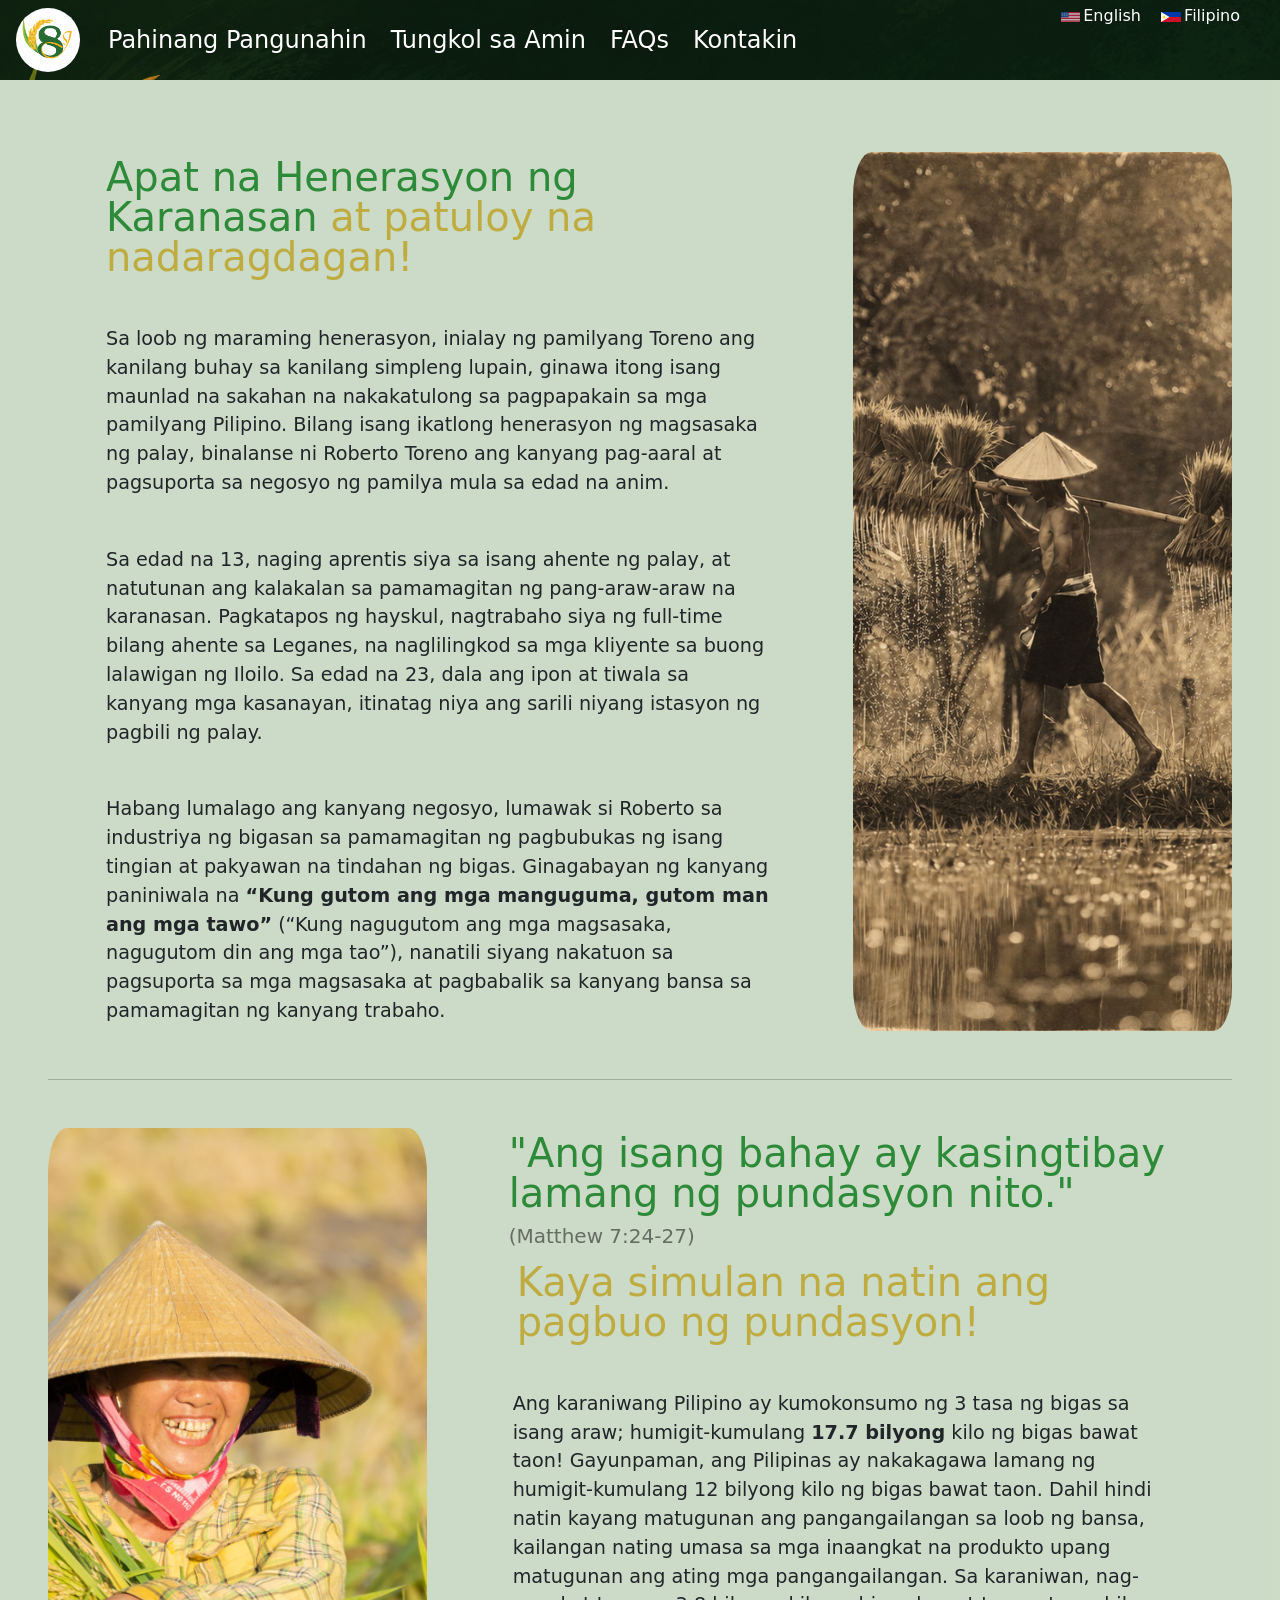
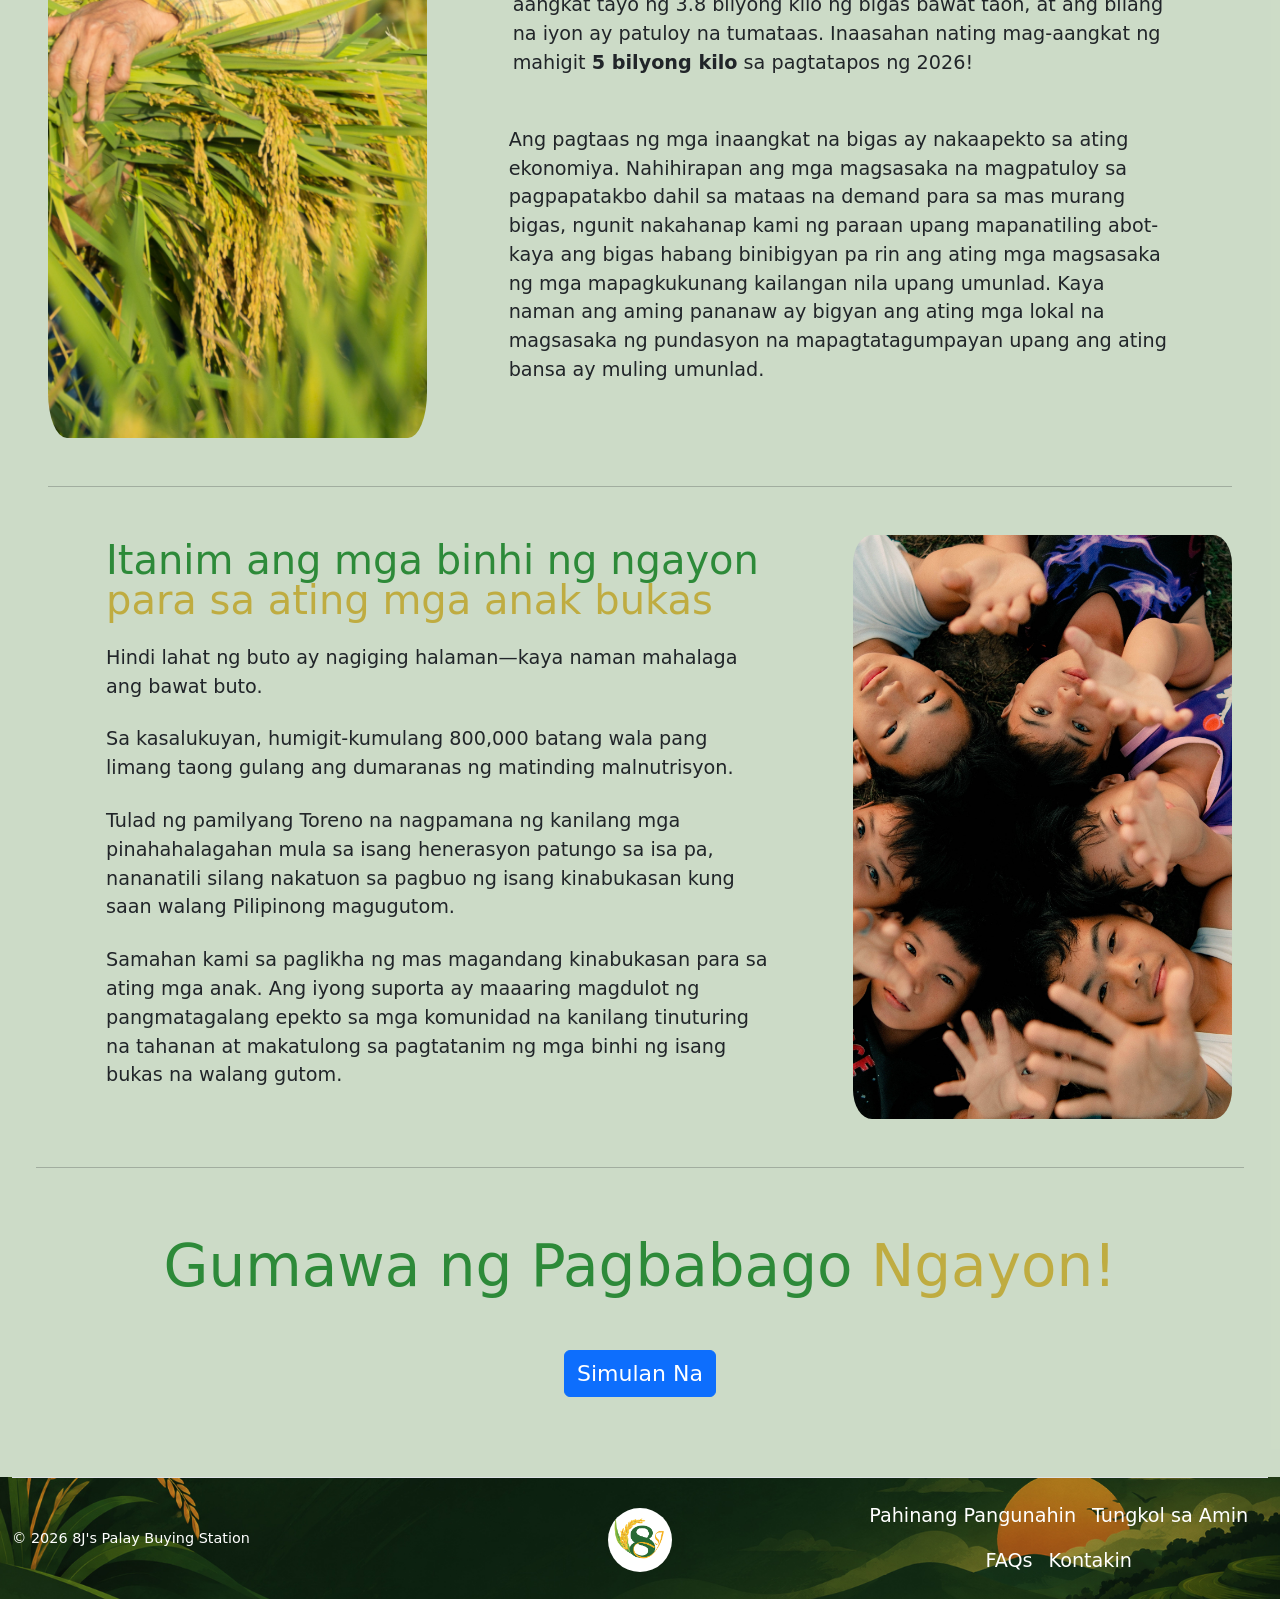
<file: fil/about-tl.html>
<!DOCTYPE html>
<html lang="tl">

<head>
  <meta charset="UTF-8">
  <meta name="viewport" content="width=device-width, initial-scale=1.0">
  <title>8J's Palay Buying Station</title>
  <style>



  </style>

  <!--Favicon-->
  <link rel="apple-touch-icon" sizes="180x180" href="https://8jspalaybuyingstation.com/apple-touch-icon.png">
  <link rel="icon" type="image/png" sizes="32x32" href="https://8jspalaybuyingstation.com/favicon-32x32.png">
  <link rel="icon" type="image/png" sizes="16x16" href="https://8jspalaybuyingstation.com/favicon-16x16.png">
  <link rel="manifest" href="https://8jspalaybuyingstation.com/site.webmanifest">
  
  <!--Bootstrap-->
  <link href="https://cdn.jsdelivr.net/npm/bootstrap@5.3.8/dist/css/bootstrap.min.css" rel="stylesheet"
    integrity="sha384-sRIl4kxILFvY47J16cr9ZwB07vP4J8+LH7qKQnuqkuIAvNWLzeN8tE5YBujZqJLB" crossorigin="anonymous">
  
  <!--CSS External (Filipino)-->
  <link rel="stylesheet" href="../css/style-tl.css">


</head>

<body>
  <div class="site-wrapper">
    <!--Header-->
    <section id="navbar">
      <nav class="navbar navbar-expand-md navbar-dark fixed-top nav-bg">
        <div class="container-fluid px-3">
          <a class="navbar-brand" href="./home-tl.html">
            <img src="../images/logo/Logo.png" class="logo">
          </a>
          <button class="navbar-toggler collapsed" type="button" data-bs-toggle="collapse" data-bs-target="#navbarCollapse"
            aria-controls="navbarNavAltMarkup" aria-expanded="false" aria-label="Toggle navigation">
            <span class="navbar-toggler-icon"></span>
          </button>
          <div class="collapse navbar-collapse navHeaderCollapse" id="navbarCollapse">
            <ul class="navbar-nav me-auto mb-2 mb-md-0">
              <li class="nav-item mx-1"> <a class="nav-link active navbar-items" id="nav-home" aria-current="page"
                  href="./home-tl.html">Pahinang Pangunahin</a> </li>
              <li class="nav-item mx-1"> <a class="nav-link active navbar-items" aria-current="page"
                  href="./about-tl.html">Tungkol sa Amin</a> </li>
              <li class="nav-item mx-1"> <a class="nav-link active navbar-items" aria-current="page"
                  href="faq-tl.html">FAQs</a> </li>
              <li class="nav-item mx-1"> <a class="nav-link active navbar-items" aria-current="page"
                  href="contact-tl.html">Kontakin</a> </li>
            </ul>
            <div class="lang-options col-md-3 text-end mx-4 pb-5">
              <a href="../en/about-en.html" class="lang eng"
                style="margin-right: 10px; text-decoration: none; color:white;"><img id="us-flag"
                  src="../images/others/jp-draws-US-Flag.svg" alt="US Flag">English</a>
              <a href="./about-tl.html" class="lang tl" style="margin-left: 2px; text-decoration: none; color:white;"><img
                  id="ph-flag" src="../images/others/jp-draws-Philippines-Flag.svg" alt="Filipino Flag">Filipino</a>
            </div>
          </div>
        </div>
      </nav>
    </section>

    <!--Featurette-->
    <section id="featurette" class="m-5">
      <br />
      <div class="row featurette">
        <div class="col-md-8 featurette-padding">
          <h2 class="featurette-heading fw-normal lh-1">Apat na Henerasyon ng Karanasan <span
              class="text-body-secondary">at patuloy na nadaragdagan!</span></h2>
          <p class="lead my-5">
            Sa loob ng maraming henerasyon, inialay ng pamilyang Toreno ang kanilang buhay sa kanilang simpleng lupain, ginawa itong
            isang maunlad na sakahan na nakakatulong sa pagpapakain sa mga pamilyang Pilipino. Bilang isang ikatlong henerasyon ng
            magsasaka ng palay, binalanse ni Roberto Toreno ang kanyang pag-aaral at pagsuporta sa negosyo ng pamilya mula sa edad
            na anim. </p>

          <p class="lead my-5">Sa edad na 13, naging aprentis siya sa isang ahente ng palay, at natutunan ang kalakalan sa pamamagitan ng
          pang-araw-araw na karanasan. Pagkatapos ng hayskul, nagtrabaho siya ng full-time bilang ahente sa Leganes, na naglilingkod sa mga kliyente sa buong lalawigan ng Iloilo. 
          Sa edad na 23, dala ang ipon at tiwala sa kanyang mga
          kasanayan, itinatag niya ang sarili niyang istasyon ng pagbili ng palay.</p>

          <!--tingian at pakyawan na tindahan ng bigas?-->
          <p class="lead mt-5">Habang lumalago ang kanyang negosyo, lumawak si Roberto sa industriya ng bigasan sa pamamagitan ng pagbubukas
          ng isang tingian at pakyawan na tindahan ng bigas. Ginagabayan ng kanyang paniniwala na 
          <span class="p-emphasis">“Kung gutom ang mga manguguma, gutom man ang mga tawo”</span>
            (“Kung nagugutom ang mga magsasaka, nagugutom din ang mga tao”), nanatili siyang nakatuon sa pagsuporta sa mga magsasaka at pagbabalik sa kanyang bansa sa pamamagitan ng kanyang
            trabaho.
          </p>
          </p>
        </div>
        <div class="col-md-4 d-flex" style="text-align: center;"> <img
            src="../images/others/ChatGPT Image Jun 21, 2026, 06_47_35 PM.png" class="images-featurette"
            alt="Vintage photo of a farmer">
        </div>
      </div>
      <hr class="featurette-divider" style="margin: 3rem 0;">
      <div class="row featurette">
        <div class="col-md-8 order-md-2 featurette-padding">
          <h2 class="featurette-heading fw-normal lh-1 ">"Ang isang bahay ay kasingtibay lamang ng pundasyon nito."
            <span class="proverb">(Matthew 7:24-27)</span>
            <br />
            <span class="text-body-secondary" style="display: inline-block; margin-top: 9px; margin-left: 8px;">Kaya simulan na natin ang pagbuo ng pundasyon!</span>
          </h2>
          <p class="lead my-5 ps-1">
            Ang karaniwang Pilipino ay kumokonsumo ng 3 tasa ng bigas sa isang araw; humigit-kumulang 
            <span class="p-emphasis">17.7 bilyong</span> kilo ng bigas bawat taon!
            Gayunpaman, ang Pilipinas ay nakakagawa lamang ng humigit-kumulang 12 bilyong kilo ng bigas bawat taon.
            Dahil hindi natin kayang matugunan ang pangangailangan sa loob ng bansa, kailangan nating umasa sa mga inaangkat na
            produkto upang matugunan ang ating mga pangangailangan.
            Sa karaniwan, nag-aangkat tayo ng 3.8 bilyong kilo ng bigas bawat taon, at ang bilang na iyon ay patuloy na tumataas.
            Inaasahan nating mag-aangkat ng mahigit <span class="p-emphasis">5 bilyong kilo</span> sa pagtatapos ng 2026!
          </p>
          <p class="lead my-5">Ang pagtaas ng mga inaangkat na bigas ay nakaapekto sa ating ekonomiya. 
            Nahihirapan ang mga magsasaka na magpatuloy sa pagpapatakbo dahil sa mataas na demand para sa mas murang bigas, ngunit
            nakahanap kami ng paraan upang mapanatiling abot-kaya ang bigas habang binibigyan pa rin ang ating mga magsasaka ng mga
            mapagkukunang kailangan nila upang umunlad.
            Kaya naman ang aming pananaw ay bigyan ang ating mga lokal na magsasaka ng pundasyon na mapagtatagumpayan upang ang
            ating bansa ay muling umunlad.
          </p>
        </div>
        <div class="col-md-4 order-md-1 d-flex" style="text-align: center;"> <img src="../images/palay/happy-farmer.jpg"
            class="images-featurette" alt="A smiling farmer holding paddy rice">
        </div>
      </div>
      <hr class="featurette-divider" style="margin: 3rem 0;">
      <div class="row featurette">
        <div class="col-md-8 featurette-padding">
          <h2 class="featurette-heading fw-normal lh-1">Itanim ang mga binhi ng ngayon 
            <span class="text-body-secondary">para sa ating mga anak bukas</span>
          </h2>
          <p class="lead my-4">
            Hindi lahat ng buto ay nagiging halaman—kaya naman mahalaga ang bawat buto.</p>

          <p class="lead my-4">Sa kasalukuyan, humigit-kumulang 800,000 batang wala pang limang taong gulang ang dumaranas ng matinding malnutrisyon.</p>

          <p class="lead my-4">Tulad ng pamilyang Toreno na nagpamana ng kanilang mga pinahahalagahan mula sa isang henerasyon patungo sa isa pa,
          nananatili silang nakatuon sa pagbuo ng isang kinabukasan kung saan walang Pilipinong magugutom.</p>
          
          <p class="lead my-4">Samahan kami sa paglikha ng mas magandang kinabukasan para sa ating mga anak. Ang iyong suporta ay maaaring magdulot ng
          pangmatagalang epekto sa mga komunidad na kanilang tinuturing na tahanan at makatulong sa pagtatanim ng mga binhi ng
          isang bukas na walang gutom.
          </p>


        </div>
        <div class="col-md-4 d-flex" style="text-align: center;"> <img src="../images/others/children.jpg"
            class="images-featurette" alt="Filipino children reaching out">
        </div>
        <hr class="featurette-divider" style="margin-top: 3rem;">
      </div>
    </section> <!-- END THE FEATURETTES -->

    <!--Segway-->
    <section id="segway">
      <div class="container">
        <div class="segway">
          <h3 class="mb-5 seg-head" style="font-size:58px; color:#2d8a39;">Gumawa ng Pagbabago <span
              style="color: #BFAC41">Ngayon!</h3>
        </div>
        <div class="segway">
          <a href="./contact-tl.html"><button class="btn btn-primary d-inline-flex align-items-center seg-btn"
              type="button" style="font-size: 22px; margin-bottom: 5rem;">
              Simulan Na </button></a>
        </div>
      </div>
      <div>
    </section>



    <!--Footer-->
    <section id="footer">
      <div class="container-fluid foot-bg">
        <footer class="d-flex flex-wrap justify-content-between align-items-center py-3 border-top">
          <p class="col-md-4 mb-0 copy-footer">© 2026 8J's Palay Buying Station</p> <a href="./home-tl.html"
            class="col-md-4 d-flex align-items-center justify-content-center mb-3 mb-md-0 me-md-auto link-body-emphasis text-decoration-none"
            aria-label="Bootstrap"> <img class="logo-foot" src="../images/logo/Logo.png"
              alt="8J's Palay Buying Station Logo"></a>
          <ul class="nav col-md-4 justify-content-center foot-nav">
            <li class="nav-item"><a href="home-tl.html" class="nav-link px-2 footer-item">Pahinang Pangunahin</a></li>
            <li class="nav-item"><a href="./about-tl.html" class="nav-link px-2 footer-item">Tungkol sa Amin</a></li>
            <li class="nav-item"><a href="./faq-tl.html" class="nav-link px-2 footer-item">FAQs</a></li>
            <li class="nav-item"><a href="./contact-tl.html" class="nav-link px-2 footer-item">Kontakin</a></li>
          </ul>
        </footer>
      </div>
    </section>

    <!--Bootstrap JS Script-->
    <script src="https://cdn.jsdelivr.net/npm/bootstrap@5.3.8/dist/js/bootstrap.bundle.min.js"
      integrity="sha384-FKyoEForCGlyvwx9Hj09JcYn3nv7wiPVlz7YYwJrWVcXK/BmnVDxM+D2scQbITxI"
      crossorigin="anonymous"></script>
  </div>
</body>

</html>
</file>
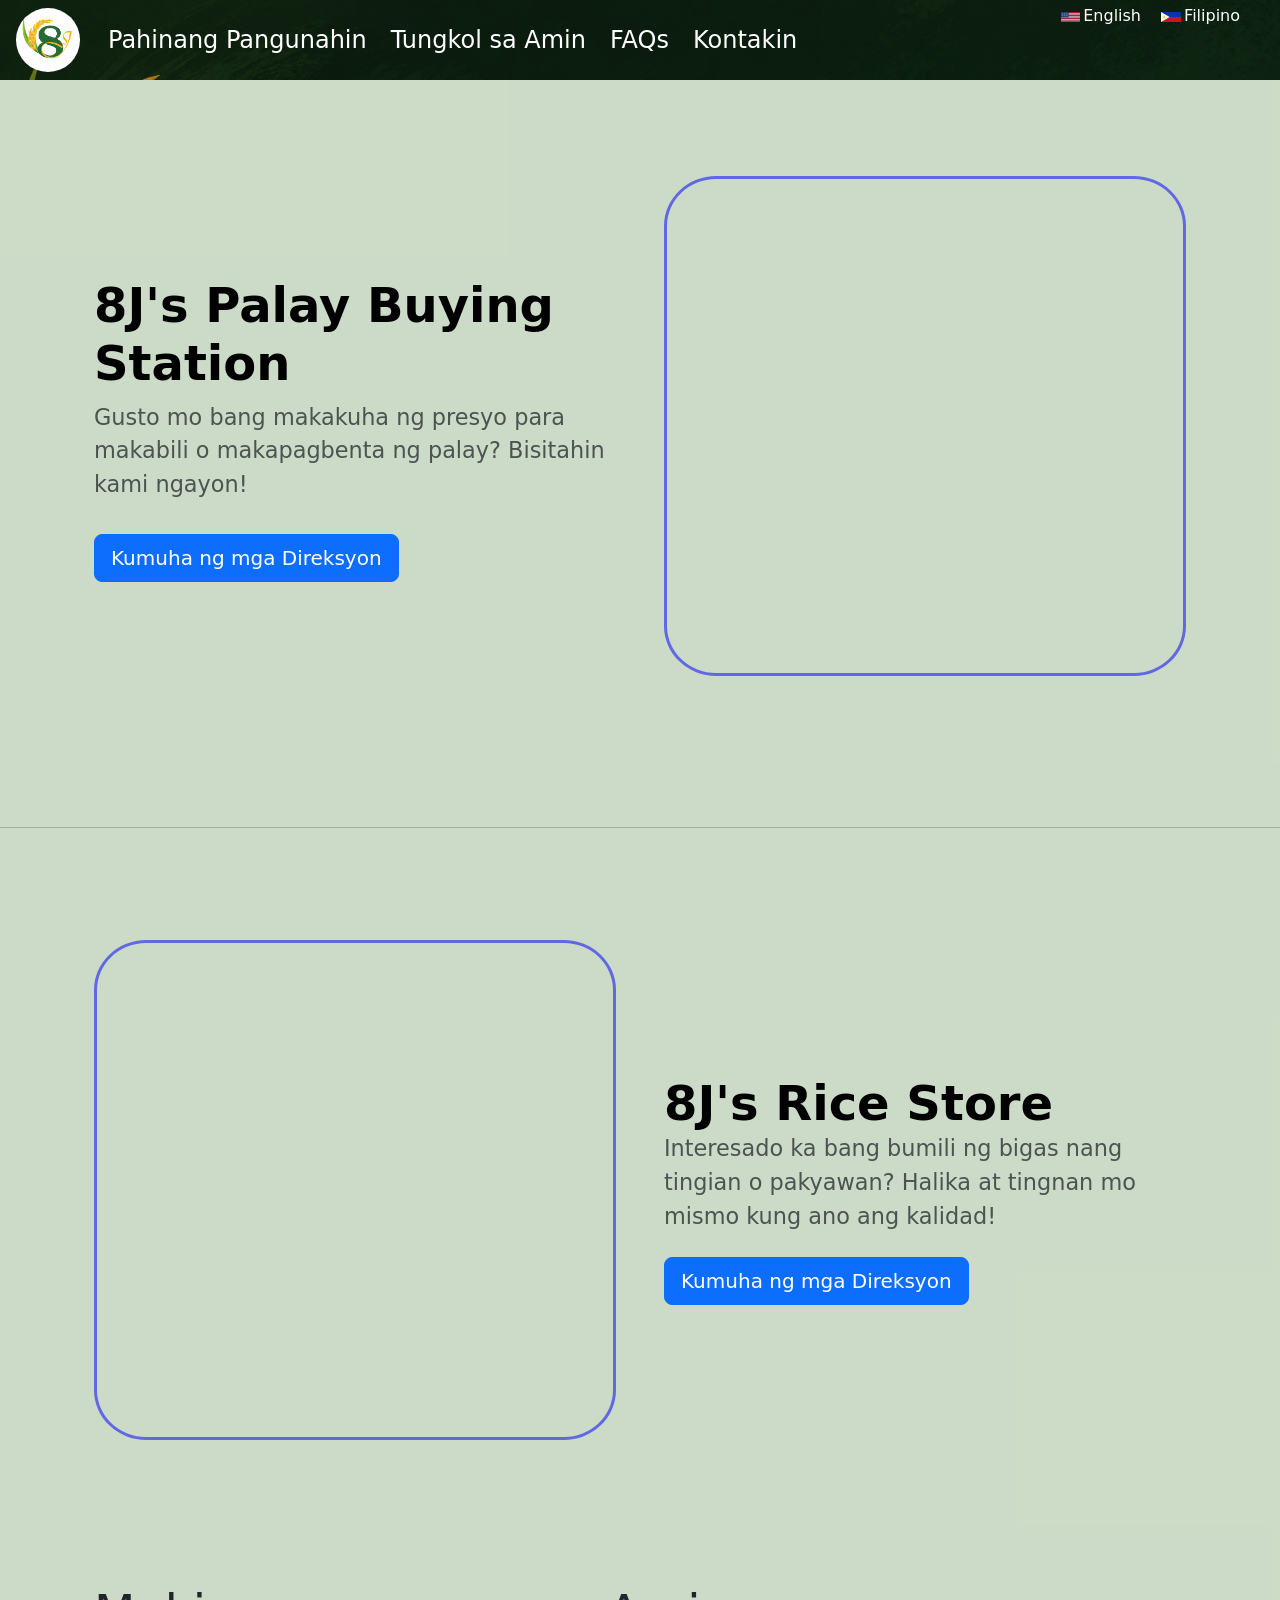
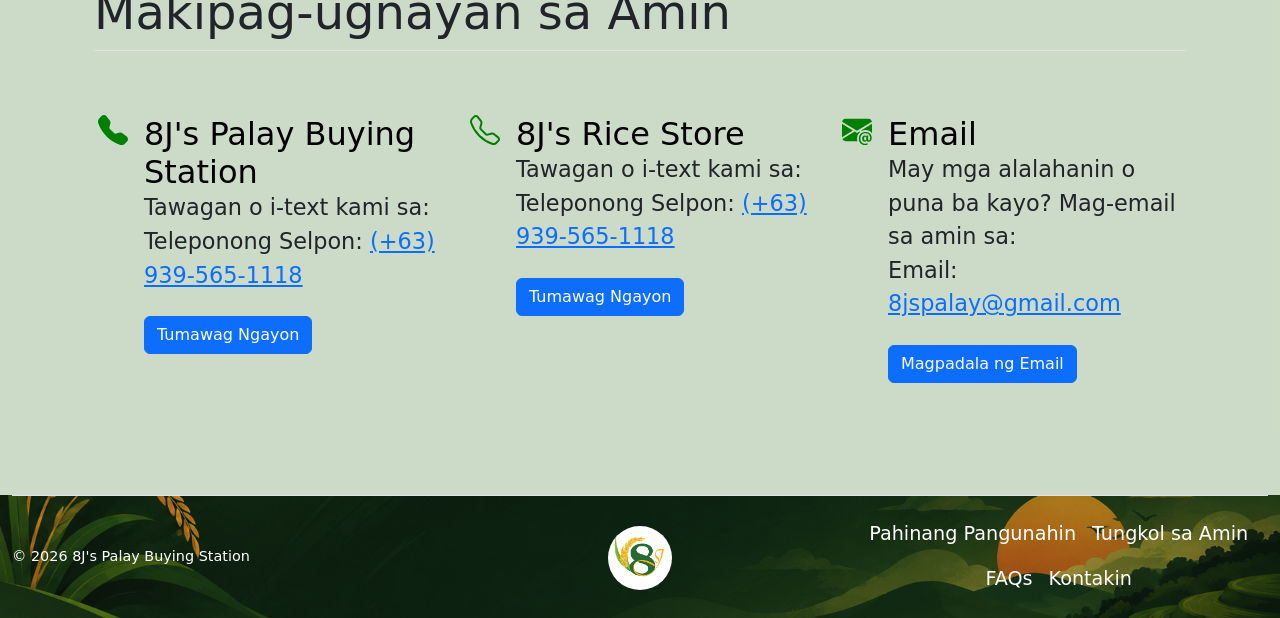
<file: fil/contact-tl.html>
<!DOCTYPE html>
<html lang="tl">

<head>
  <meta charset="UTF-8">
  <meta name="viewport" content="width=device-width, initial-scale=1.0">
  <title>8J's Palay Buying Station</title>
  <style>

  </style>

  <!--Favicon-->
  <link rel="apple-touch-icon" sizes="180x180" href="https://8jspalaybuyingstation.com/apple-touch-icon.png">
  <link rel="icon" type="image/png" sizes="32x32" href="https://8jspalaybuyingstation.com/favicon-32x32.png">
  <link rel="icon" type="image/png" sizes="16x16" href="https://8jspalaybuyingstation.com/favicon-16x16.png">
  <link rel="manifest" href="https://8jspalaybuyingstation.com/site.webmanifest">
  
  <!--Bootstrap-->
  <link href="https://cdn.jsdelivr.net/npm/bootstrap@5.3.8/dist/css/bootstrap.min.css" rel="stylesheet"
    integrity="sha384-sRIl4kxILFvY47J16cr9ZwB07vP4J8+LH7qKQnuqkuIAvNWLzeN8tE5YBujZqJLB" crossorigin="anonymous">
  
  <!--CSS External (Filipino)-->
  <link rel="stylesheet" href="../css/style-tl.css">


</head>

<body>
  <div class="site-wrapper">
    <!--Header-->
    <section id="navbar">
      <nav class="navbar navbar-expand-md navbar-dark fixed-top nav-bg">
        <div class="container-fluid px-3">
          <a class="navbar-brand" href="./home-tl.html">
            <img src="../images/logo/Logo.png" class="logo">
          </a>
          <button class="navbar-toggler collapsed" type="button" data-bs-toggle="collapse" data-bs-target="#navbarCollapse"
            aria-controls="navbarNavAltMarkup" aria-expanded="false" aria-label="Toggle navigation">
            <span class="navbar-toggler-icon"></span>
          </button>
          <div class="collapse navbar-collapse navHeaderCollapse" id="navbarCollapse">
            <ul class="navbar-nav me-auto mb-2 mb-md-0">
              <li class="nav-item mx-1"> <a class="nav-link active navbar-items" id="nav-home" aria-current="page"
                  href="./home-tl.html">Pahinang Pangunahin</a> </li>
              <li class="nav-item mx-1"> <a class="nav-link active navbar-items" aria-current="page"
                  href="./about-tl.html">Tungkol sa Amin</a> </li>
              <li class="nav-item mx-1"> <a class="nav-link active navbar-items" aria-current="page"
                  href="faq-tl.html">FAQs</a> </li>
              <li class="nav-item mx-1"> <a class="nav-link active navbar-items" aria-current="page"
                  href="contact-tl.html">Kontakin</a> </li>
            </ul>
            <div class="lang-options col-md-3 text-end mx-4 pb-5">
              <a href="../en/contact-en.html" class="lang eng"
                style="margin-right: 10px; text-decoration: none; color:white;"><img id="us-flag"
                  src="../images/others/jp-draws-US-Flag.svg" alt="US Flag">English</a>
              <a href="./contact-tl.html" class="lang tl" style="margin-left: 2px; text-decoration: none; color:white;"><img
                  id="ph-flag" src="../images/others/jp-draws-Philippines-Flag.svg" alt="Filipino Flag">Filipino</a>
            </div>
          </div>
        </div>
      </nav>
    </section>

    <!--PALAY Location-->
    <section id="palay-loc">
      <div class="container px-4 py-5">
        <div class="row row-cols-1 row-cols-md-2 align-items-md-center g-5 py-5">
          <div class="col d-flex flex-column align-items-start gap-2">
            <h2 class="fw-bold text-body-emphasis" style="font-size:48px;">8J's Palay Buying Station</h2>
            <p class="text-body-secondary">Gusto mo bang makakuha ng presyo para makabili o makapagbenta ng palay? Bisitahin kami ngayon!</p>
            <a href="http://maps.google.com/?q=8J's Palay Buying Station, Jalandoni St, Zarraga, 5004 Iloilo"
              class="btn btn-primary btn-lg mt-4">Kumuha ng mga Direksyon</a>
          </div>
          <div class="col">
            <iframe
              src="https://www.google.com/maps/embed?pb=!1m18!1m12!1m3!1d3918.836278276066!2d122.60861340000001!3d10.8238383!2m3!1f0!2f0!3f0!3m2!1i1024!2i768!4f13.1!3m3!1m2!1s0x33aee3ab837943d5%3A0xc04dd957c77f072a!2s8J&#39;s%20Palay%20Buying%20Station!5e0!3m2!1sen!2sph!4v1782137482952!5m2!1sen!2sph"
              width="100%" height="500" style="border:3px solid rgba(0, 0, 255, 0.527); border-radius: 10%;"
              allowfullscreen="" loading="lazy" referrerpolicy="no-referrer-when-downgrade">
            </iframe>
          </div>
        </div>
      </div>
    </section><!-- END OF LOCATION -->

    <hr class="featurette-divider" style="margin-top: 3rem;">

    <!--RICE Location-->
    <section id="rice-loc">
      <div class="container px-4 py-5">
        <div class="row row-cols-1 row-cols-md-2 align-items-md-center g-5 py-5">
          <div class="col d-flex flex-column align-items-start gap-2">
            <iframe
              src="https://www.google.com/maps/embed?pb=!1m18!1m12!1m3!1d3919.4609055796454!2d122.59873517541939!3d10.775967789372825!2m3!1f0!2f0!3f0!3m2!1i1024!2i768!4f13.1!3m3!1m2!1s0x33aee3938993db0f%3A0x7ff9b77647ae8dfe!2s58%20Coastal%20Road%2C%20Leganes%2C%205000%20Iloilo!5e0!3m2!1sen!2sph!4v1782299733790!5m2!1sen!2sph"
              width="100%" height="500" style="border:3px solid rgba(0, 0, 255, 0.527); border-radius: 10%;"
              allowfullscreen="" loading="lazy" referrerpolicy="strict-origin-when-cross-origin"></iframe>
          </div>
          <div class="col">
            <h2 class="fw-bold text-body-emphasis" style="font-size:48px;">8J's Rice Store</h2>
            <p class="text-body-secondary">Interesado ka bang bumili ng bigas nang tingian o pakyawan? Halika at tingnan mo mismo kung ano ang kalidad!</p>
            <a href="http://maps.google.com/?q=58 Coastal Road, Leganes, 5000 Iloilo"
              class="btn btn-primary btn-lg mt-4">Kumuha ng mga Direksyon</a>

          </div>
        </div>
      </div>
    </section><!-- END OF LOCATION -->


    <!--Contact-->
    <section>
      <div class="container px-4 py-5" id="hanging-icons">
        <h2 class="pb-2 border-bottom" style="font-size:48px;">Makipag-ugnayan sa Amin</h2>
        <div class="row g-4 py-5 row-cols-1 row-cols-lg-3">
          <div class="col d-flex align-items-start p-3">
            <div
              class="icon-square text-body-emphasis d-inline-flex align-items-center justify-content-center fs-4 flex-shrink-0 me-3">
              <svg xmlns="http://www.w3.org/2000/svg" width="30" height="30" fill="green" class="bi bi-telephone-fill"
                viewBox="0 0 16 16">
                <path fill-rule="evenodd"
                  d="M1.885.511a1.745 1.745 0 0 1 2.61.163L6.29 2.98c.329.423.445.974.315 1.494l-.547 2.19a.68.68 0 0 0 .178.643l2.457 2.457a.68.68 0 0 0 .644.178l2.189-.547a1.75 1.75 0 0 1 1.494.315l2.306 1.794c.829.645.905 1.87.163 2.611l-1.034 1.034c-.74.74-1.846 1.065-2.877.702a18.6 18.6 0 0 1-7.01-4.42 18.6 18.6 0 0 1-4.42-7.009c-.362-1.03-.037-2.137.703-2.877z" />
              </svg>
            </div>
            <div>
              <h3 class="fs-2 text-body-emphasis">8J's Palay Buying Station</h3>
              <p>Tawagan o i-text kami sa: </p>
              <p>Teleponong Selpon: <a href="tel:+639395651118">(+63) 939-565-1118</a></p>
              </p> <a href="tel:+639395651118" class="btn btn-primary mt-4">
                Tumawag Ngayon
              </a>
            </div>
          </div>
          <div class="col d-flex align-items-start p-3">
            <div
              class="icon-square text-body-emphasis d-inline-flex align-items-center justify-content-center fs-4 flex-shrink-0 me-3">
              <svg xmlns="http://www.w3.org/2000/svg" width="30" height="30" fill="green" class="bi bi-telephone"
                viewBox="0 0 16 16">
                <path
                  d="M3.654 1.328a.678.678 0 0 0-1.015-.063L1.605 2.3c-.483.484-.661 1.169-.45 1.77a17.6 17.6 0 0 0 4.168 6.608 17.6 17.6 0 0 0 6.608 4.168c.601.211 1.286.033 1.77-.45l1.034-1.034a.678.678 0 0 0-.063-1.015l-2.307-1.794a.68.68 0 0 0-.58-.122l-2.19.547a1.75 1.75 0 0 1-1.657-.459L5.482 8.062a1.75 1.75 0 0 1-.46-1.657l.548-2.19a.68.68 0 0 0-.122-.58zM1.884.511a1.745 1.745 0 0 1 2.612.163L6.29 2.98c.329.423.445.974.315 1.494l-.547 2.19a.68.68 0 0 0 .178.643l2.457 2.457a.68.68 0 0 0 .644.178l2.189-.547a1.75 1.75 0 0 1 1.494.315l2.306 1.794c.829.645.905 1.87.163 2.611l-1.034 1.034c-.74.74-1.846 1.065-2.877.702a18.6 18.6 0 0 1-7.01-4.42 18.6 18.6 0 0 1-4.42-7.009c-.362-1.03-.037-2.137.703-2.877z" />
              </svg>
            </div>
            <div>
              <h3 class="fs-2 text-body-emphasis">8J's Rice Store</h3>
              <p>Tawagan o i-text kami sa:</p>
              <p>Teleponong Selpon: <a href="tel:+639395651118">(+63) 939-565-1118</a></p>
              <a href="tel:+639395651118" class="btn btn-primary mt-4">
                Tumawag Ngayon
              </a>
            </div>
          </div>
          <div class="col d-flex align-items-start p-3">
            <div
              class="icon-square text-body-emphasis d-inline-flex align-items-center justify-content-center fs-4 flex-shrink-0 me-3">
              <svg xmlns="http://www.w3.org/2000/svg" width="30" height="30" fill="green" class="bi bi-envelope-at-fill"
                viewBox="0 0 16 16">
                <path
                  d="M2 2A2 2 0 0 0 .05 3.555L8 8.414l7.95-4.859A2 2 0 0 0 14 2zm-2 9.8V4.698l5.803 3.546zm6.761-2.97-6.57 4.026A2 2 0 0 0 2 14h6.256A4.5 4.5 0 0 1 8 12.5a4.49 4.49 0 0 1 1.606-3.446l-.367-.225L8 9.586zM16 9.671V4.697l-5.803 3.546.338.208A4.5 4.5 0 0 1 12.5 8c1.414 0 2.675.652 3.5 1.671" />
                <path
                  d="M15.834 12.244c0 1.168-.577 2.025-1.587 2.025-.503 0-1.002-.228-1.12-.648h-.043c-.118.416-.543.643-1.015.643-.77 0-1.259-.542-1.259-1.434v-.529c0-.844.481-1.4 1.26-1.4.585 0 .87.333.953.63h.03v-.568h.905v2.19c0 .272.18.42.411.42.315 0 .639-.415.639-1.39v-.118c0-1.277-.95-2.326-2.484-2.326h-.04c-1.582 0-2.64 1.067-2.64 2.724v.157c0 1.867 1.237 2.654 2.57 2.654h.045c.507 0 .935-.07 1.18-.18v.731c-.219.1-.643.175-1.237.175h-.044C10.438 16 9 14.82 9 12.646v-.214C9 10.36 10.421 9 12.485 9h.035c2.12 0 3.314 1.43 3.314 3.034zm-4.04.21v.227c0 .586.227.8.581.8.31 0 .564-.17.564-.743v-.367c0-.516-.275-.708-.572-.708-.346 0-.573.245-.573.791" />
              </svg>
            </div>
            <div>
              <h3 class="fs-2 text-body-emphasis">Email</h3>
              <p>May mga alalahanin o puna ba kayo? Mag-email sa amin sa:</p>
              <p>Email: <a href="mailto:8jspalay@gmail.com">8jspalay@gmail.com</a></p>
              <a href="mailto:8jspalay@gmail.com" class="btn btn-primary mt-4">
                Magpadala ng Email
              </a>
            </div>
          </div>
        </div>
      </div>
    </section><!-- END OF CONTACT -->


    <!--Footer-->
    <section id="footer">
      <div class="container-fluid foot-bg">
        <footer class="d-flex flex-wrap justify-content-between align-items-center py-3 border-top">
          <p class="col-md-4 mb-0 copy-footer">© 2026 8J's Palay Buying Station</p> <a href="./home-tl.html"
            class="col-md-4 d-flex align-items-center justify-content-center mb-3 mb-md-0 me-md-auto link-body-emphasis text-decoration-none"
            aria-label="Bootstrap"> <img class="logo-foot" src="../images/logo/Logo.png"
              alt="8J's Palay Buying Station Logo"></a>
          <ul class="nav col-md-4 justify-content-center foot-nav">
            <li class="nav-item"><a href="home-tl.html" class="nav-link px-2 footer-item">Pahinang Pangunahin</a></li>
            <li class="nav-item"><a href="./about-tl.html" class="nav-link px-2 footer-item">Tungkol sa Amin</a></li>
            <li class="nav-item"><a href="./faq-tl.html" class="nav-link px-2 footer-item">FAQs</a></li>
            <li class="nav-item"><a href="./contact-tl.html" class="nav-link px-2 footer-item">Kontakin</a></li>
          </ul>
        </footer>
      </div>
    </section>



    <!--JS script-->
    <script src="https://cdn.jsdelivr.net/npm/bootstrap@5.3.8/dist/js/bootstrap.bundle.min.js"
      integrity="sha384-FKyoEForCGlyvwx9Hj09JcYn3nv7wiPVlz7YYwJrWVcXK/BmnVDxM+D2scQbITxI"
      crossorigin="anonymous"></script>
  </div>
</body>


</html>
</file>
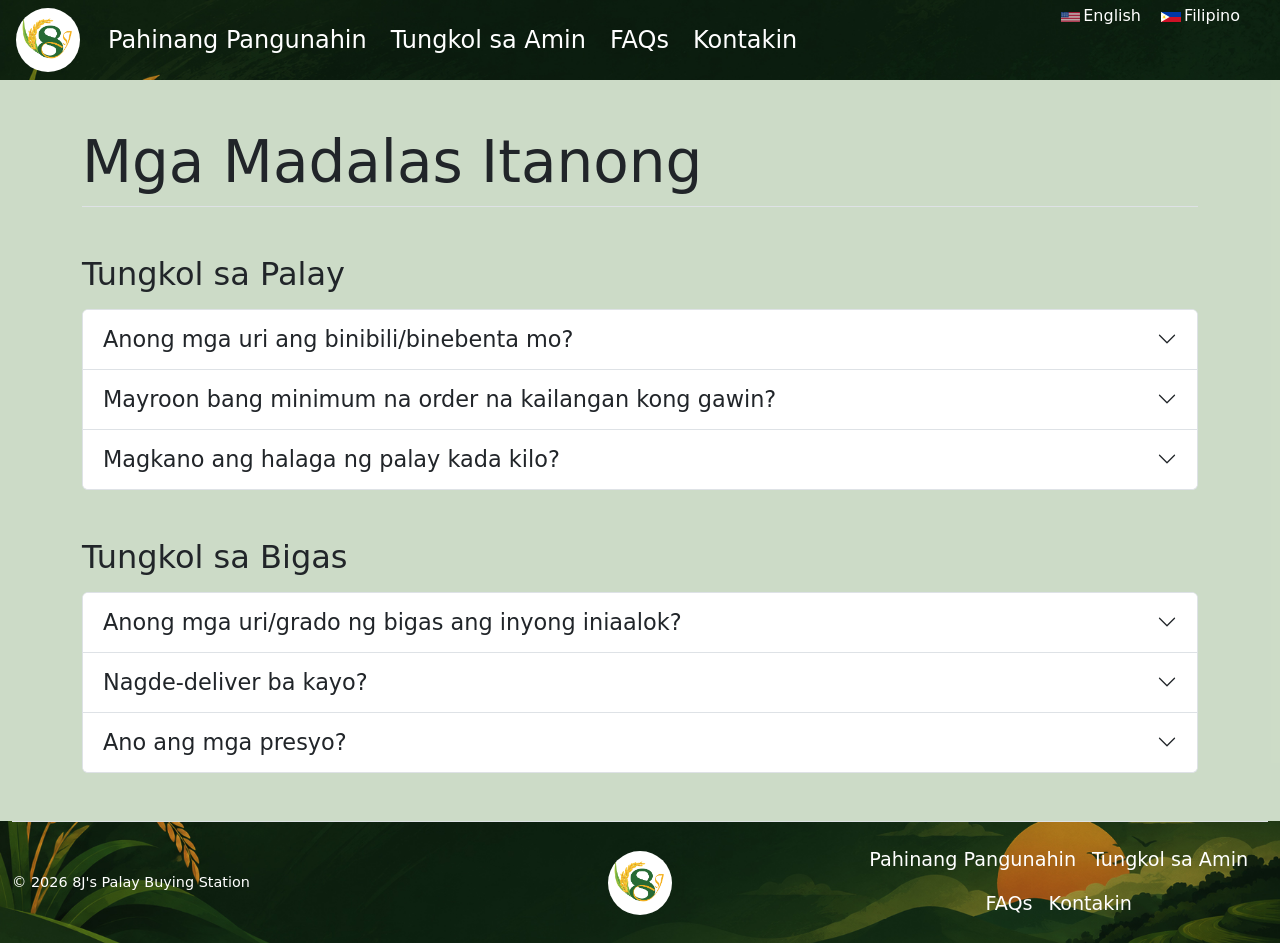
<file: fil/faq-tl.html>
<!DOCTYPE html>
<html lang="tl">

<head>
  <meta charset="UTF-8">
  <meta name="viewport" content="width=device-width, initial-scale=1.0">
  <title>8J's Palay Buying Station</title>
  <style>

  </style>

  <!--Favicon-->
  <link rel="apple-touch-icon" sizes="180x180" href="https://8jspalaybuyingstation.com/apple-touch-icon.png">
  <link rel="icon" type="image/png" sizes="32x32" href="https://8jspalaybuyingstation.com/favicon-32x32.png">
  <link rel="icon" type="image/png" sizes="16x16" href="https://8jspalaybuyingstation.com/favicon-16x16.png">
  <link rel="manifest" href="https://8jspalaybuyingstation.com/site.webmanifest">
  
  <!--Bootstrap-->
  <link href="https://cdn.jsdelivr.net/npm/bootstrap@5.3.8/dist/css/bootstrap.min.css" rel="stylesheet"
    integrity="sha384-sRIl4kxILFvY47J16cr9ZwB07vP4J8+LH7qKQnuqkuIAvNWLzeN8tE5YBujZqJLB" crossorigin="anonymous">
  
  <!--CSS External (Filipino)-->
  <link rel="stylesheet" href="../css/style-tl.css">

</head>

<body class="d-flex flex-column min-vh-100">
  <div class="site-wrapper">
    <!--Header-->
    <section id="navbar">
      <nav class="navbar navbar-expand-md navbar-dark fixed-top nav-bg">
        <div class="container-fluid px-3">
          <a class="navbar-brand" href="./home-tl.html">
            <img src="../images/logo/Logo.png" class="logo">
          </a>
          <button class="navbar-toggler collapsed" type="button" data-bs-toggle="collapse" data-bs-target="#navbarCollapse"
            aria-controls="navbarNavAltMarkup" aria-expanded="false" aria-label="Toggle navigation">
            <span class="navbar-toggler-icon"></span>
          </button>
          <div class="collapse navbar-collapse navHeaderCollapse" id="navbarCollapse">
            <ul class="navbar-nav me-auto mb-2 mb-md-0">
              <li class="nav-item mx-1"> <a class="nav-link active navbar-items" id="nav-home" aria-current="page"
                  href="./home-tl.html">Pahinang Pangunahin</a> </li>
              <li class="nav-item mx-1"> <a class="nav-link active navbar-items" aria-current="page"
                  href="./about-tl.html">Tungkol sa Amin</a> </li>
              <li class="nav-item mx-1"> <a class="nav-link active navbar-items" aria-current="page"
                  href="faq-tl.html">FAQs</a> </li>
              <li class="nav-item mx-1"> <a class="nav-link active navbar-items" aria-current="page"
                  href="contact-tl.html">Kontakin</a> </li>
            </ul>
            <div class="lang-options col-md-3 text-end mx-4 pb-5">
              <a href="../en/faq-en.html" class="lang eng"
                style="margin-right: 10px; text-decoration: none; color:white;"><img id="us-flag"
                  src="../images/others/jp-draws-US-Flag.svg" alt="US Flag">English</a>
              <a href="./faq-tl.html" class="lang tl" style="margin-left: 2px; text-decoration: none; color:white;"><img
                  id="ph-flag" src="../images/others/jp-draws-Philippines-Flag.svg" alt="Filipino Flag">Filipino</a>
            </div>
          </div>
        </div>
      </nav>
    </section>

    <main class="flex-grow-1">
      <!--FAQs Accordion-->
      <section id="faq">
        <div class="container-fluid">
          <div class="container my-5">
            <h2 class="pb-2 border-bottom faq-title">Mga Madalas Itanong</h2>
          </div>
          <!--START OF PALAY CONTAINER-->
          <div class="container my-5 palay-faq">
            <h2 id="paddy-faq-head" class="mb-3">Tungkol sa Palay</h2>
            <div class="accordion" id="accordion1">
              <div class="accordion-item">
                <h2 class="accordion-header">
                  <button class="accordion-button collapsed" type="button" data-bs-toggle="collapse"
                    data-bs-target="#collapseOne" aria-expanded="false" aria-controls="collapseOne">
                    Anong mga uri ang binibili/binebenta mo?
                  </button>
                </h2>
                <div id="collapseOne" class="accordion-collapse collapse" data-bs-parent="#accordion1">
                  <div class="accordion-body">
                    <p class="p-faq"><strong>Tumatanggap kami ng lahat ng uri!</strong> 
                      Hangga't ang iyong palay ay nakakatugon sa aming pamantayan ng kalidad, malugod ka naming babayaran para sa iyong palay!</p>
                    <a href="./contact-tl.html">
                      <button class="btn btn-primary my-3" type="button" style="--bs-btn-font-size: 1.4rem;">
                        Tawagan kami para makakuha ng sample!
                      </button>
                    </a>
                  </div>
                </div>
              </div>
              <div class="accordion-item">
                <h2 class="accordion-header">
                  <button class="accordion-button collapsed" type="button" data-bs-toggle="collapse"
                    data-bs-target="#collapseTwo" aria-expanded="false" aria-controls="collapseTwo">
                    Mayroon bang minimum na order na kailangan kong gawin?
                  </button>
                </h2>
                <div id="collapseTwo" class="accordion-collapse collapse" data-bs-parent="#accordion1">
                  <div class="accordion-body">
                    <p class="p-faq"><strong>Walang minimum order para sa lahat ng pagbili at pagbenta!</strong> 
                      Tumatanggap kami ng kahit saan mula sa isang sako hanggang sa isang buong karga ng trak!</p>
                    <a href="./contact-tl.html">
                      <button class="btn btn-primary my-3" type="button" style="--bs-btn-font-size: 1.4rem;">
                        Umorder na sa amin ngayon!
                      </button>
                    </a>
                  </div>
                </div>
              </div>
              <div class="accordion-item">
                <h2 class="accordion-header">
                  <button class="accordion-button collapsed" type="button" data-bs-toggle="collapse"
                    data-bs-target="#collapseThree" aria-expanded="false" aria-controls="collapseThree">
                    Magkano ang halaga ng palay kada kilo?
                  </button>
                </h2>
                <div id="collapseThree" class="accordion-collapse collapse" data-bs-parent="#accordion1">
                  <div class="accordion-body">
                    <p class="p-faq">Nagbabago ang merkado ng agrikultura araw-araw, ngunit pinapanatili naming kompetitibo ang aming mga presyo.</p>
                    <a href="./contact-tl.html">
                      <button class="btn btn-primary my-3" type="button" style="--bs-btn-font-size: 1.4rem;">
                        Tingnan kung magkano ang aming mga rate ngayon!
                      </button>
                    </a>
                  </div>
                </div>
              </div>
            </div>
          </div> <!--END OF PALAY CONTAINER-->
          <!--START OF RICE CONTAINER-->
          <div class="container my-5 rice-faq">
            <h2 id="rice-faq-head" class="mb-3">Tungkol sa Bigas</h2>
            <div class="accordion" id="accordion2">
              <div class="accordion-item">
                <h2 class="accordion-header">
                  <button class="accordion-button collapsed" type="button" data-bs-toggle="collapse"
                    data-bs-target="#collapseFour" aria-expanded="false" aria-controls="collapseFour">
                    Anong mga uri/grado ng bigas ang inyong iniaalok?
                  </button>
                </h2>
                <div id="collapseFour" class="accordion-collapse collapse" data-bs-parent="#accordion2">
                  <div class="accordion-body">
                    <p class="p-faq">Maaaring mag-iba ang mga uri batay sa availability. Inuuri namin ang aming bigas batay sa kanilang kalidad. Ang mga
                    lokal na bigas na aming iniaalok ay: <strong>Premium Grade</strong>, <strong>Well-Milled</strong>, at
                      <strong>Regular</strong>.</p>
                    <a href="./contact-en.html">
                      <button class="btn btn-primary my-3" type="button" style="--bs-btn-font-size: 1.4rem;">
                        Alamin kung ano ang available sa amin ngayon!
                      </button>
                    </a>
                  </div>
                </div>
              </div>
              <div class="accordion-item">
                <h2 class="accordion-header">
                  <button class="accordion-button collapsed" type="button" data-bs-toggle="collapse"
                    data-bs-target="#collapseFive" aria-expanded="false" aria-controls="collapseFive">
                    Nagde-deliver ba kayo?
                  </button>
                </h2>
                <div id="collapseFive" class="accordion-collapse collapse" data-bs-parent="#accordion2">
                  <div class="accordion-body">
                    <p class="p-faq"><strong>Oo, nagde-deliver kami!</strong></p>
                    <p class="p-faq">Tanungin ang aming mga rate ngayon!</p>
                    <a href="./contact-tl.html">
                      <button class="btn btn-primary my-3" type="button" style="--bs-btn-font-size: 1.4rem;">
                        Tingnan Dito!
                      </button>
                    </a>
                  </div>
                </div>
              </div>
              <div class="accordion-item">
                <h2 class="accordion-header">
                  <button class="accordion-button collapsed" type="button" data-bs-toggle="collapse"
                    data-bs-target="#collapseSix" aria-expanded="false" aria-controls="collapseSix">
                    Ano ang mga presyo?
                  </button>
                </h2>
                <div id="collapseSix" class="accordion-collapse collapse" data-bs-parent="#accordion2">
                  <div class="accordion-body">
                    <p class="p-faq">Tulad ng pagbabago ng presyo ng palay, nagbabago rin ang merkado para sa bigas. Kahit na ganoon, sinisigurado pa rin
                    naming mapapanatili naming mababa ang aming mga presyo.</p>
                    <a href="./contact-tl.html">
                      <button class="btn btn-primary my-3" type="button" style="--bs-btn-font-size: 1.4rem;">
                        Alamin kung magkano ang nababagay sa ating bigas ngayon!
                      </button>
                    </a>
                  </div>
                </div>
              </div>
            </div> <!--END OF RICE CONTAINER-->
          </div>
        </div>
      </section>
    </main>

    <!--Footer-->
    <section id="footer" class="mt-auto">
      <div class="container-fluid foot-bg">
        <footer class="d-flex flex-wrap justify-content-between align-items-center py-3 border-top">
          <p class="col-md-4 mb-0 copy-footer">© 2026 8J's Palay Buying Station</p> <a href="./home-tl.html"
            class="col-md-4 d-flex align-items-center justify-content-center mb-3 mb-md-0 me-md-auto link-body-emphasis text-decoration-none"
            aria-label="Bootstrap"> <img class="logo-foot" src="../images/logo/Logo.png"
              alt="8J's Palay Buying Station Logo"></a>
          <ul class="nav col-md-4 justify-content-center foot-nav">
            <li class="nav-item"><a href="home-tl.html" class="nav-link px-2 footer-item">Pahinang Pangunahin</a></li>
            <li class="nav-item"><a href="./about-tl.html" class="nav-link px-2 footer-item">Tungkol sa Amin</a></li>
            <li class="nav-item"><a href="./faq-tl.html" class="nav-link px-2 footer-item">FAQs</a></li>
            <li class="nav-item"><a href="./contact-tl.html" class="nav-link px-2 footer-item">Kontakin</a></li>
          </ul>
        </footer>
      </div>
    </section>

    <!--JS script-->
    <script src="https://cdn.jsdelivr.net/npm/bootstrap@5.3.8/dist/js/bootstrap.bundle.min.js"
      integrity="sha384-FKyoEForCGlyvwx9Hj09JcYn3nv7wiPVlz7YYwJrWVcXK/BmnVDxM+D2scQbITxI"
      crossorigin="anonymous"></script>
  </div>
</body>

</html>
</file>
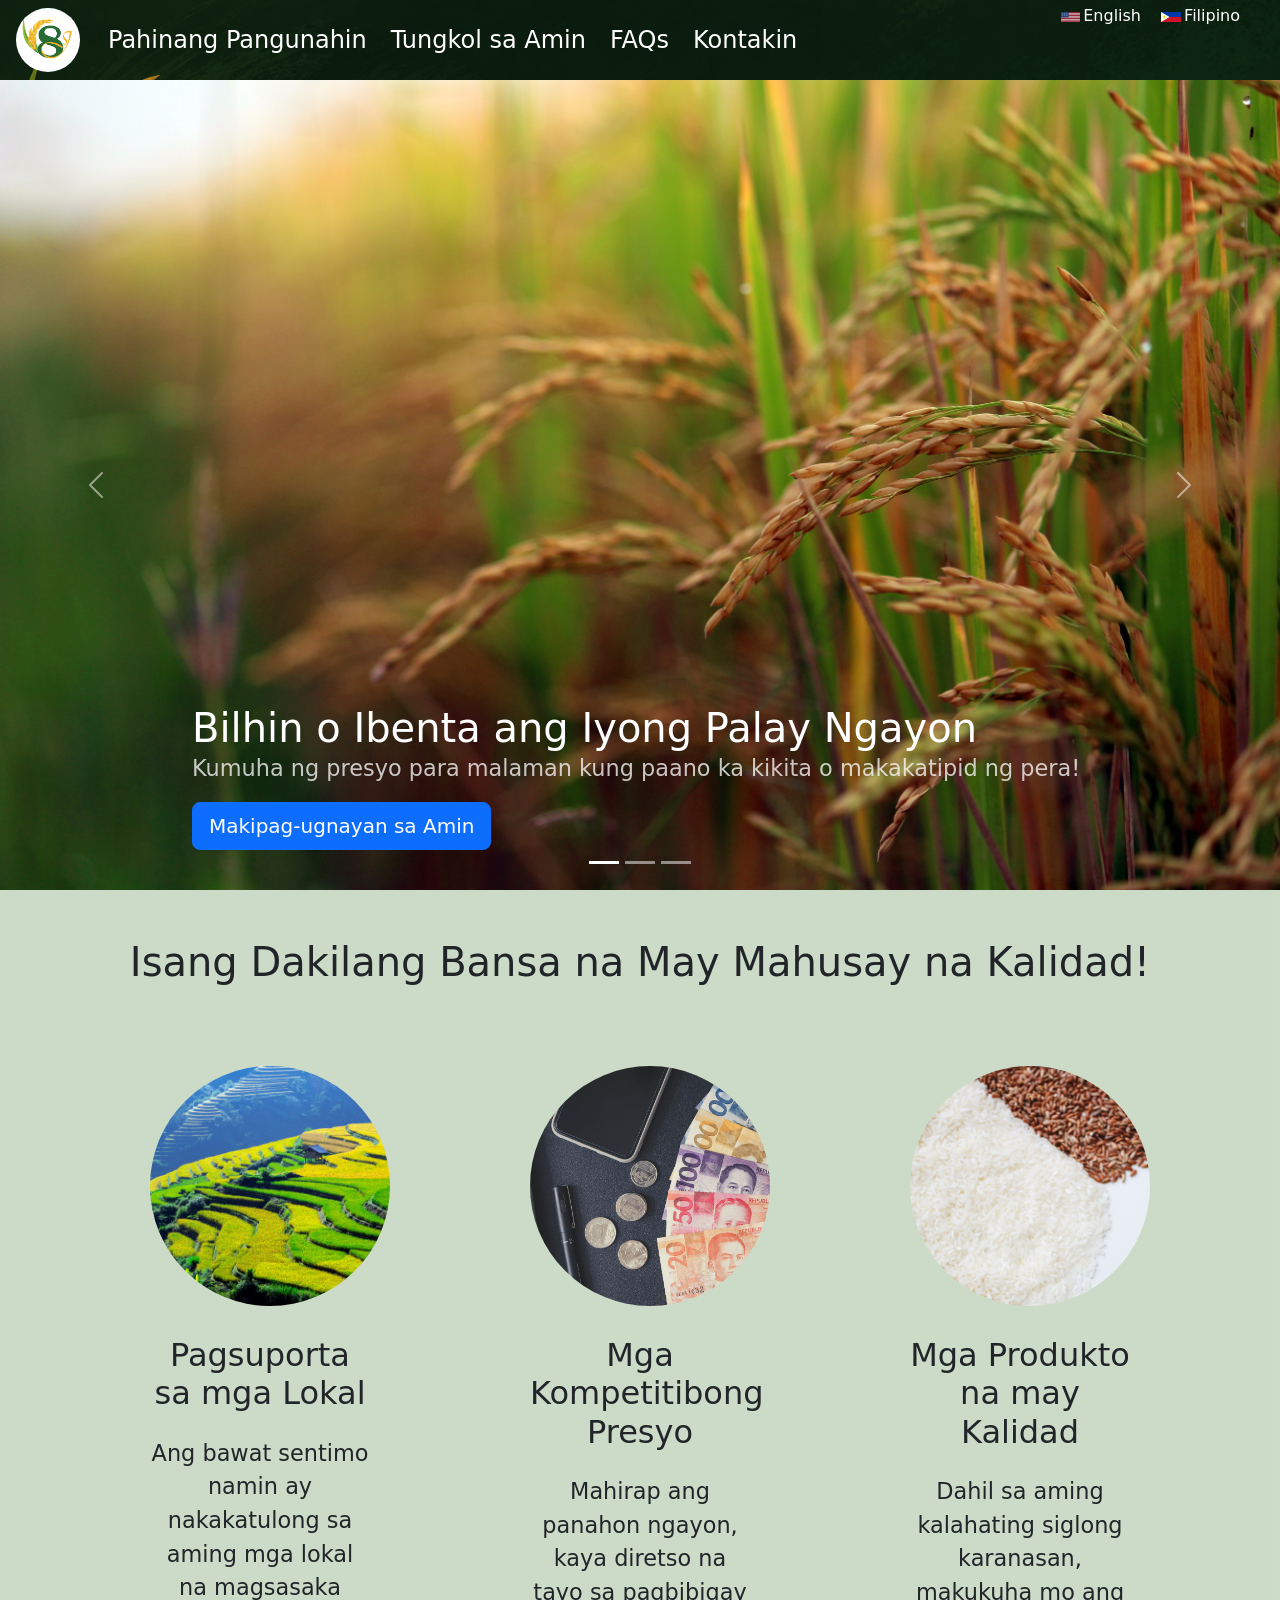
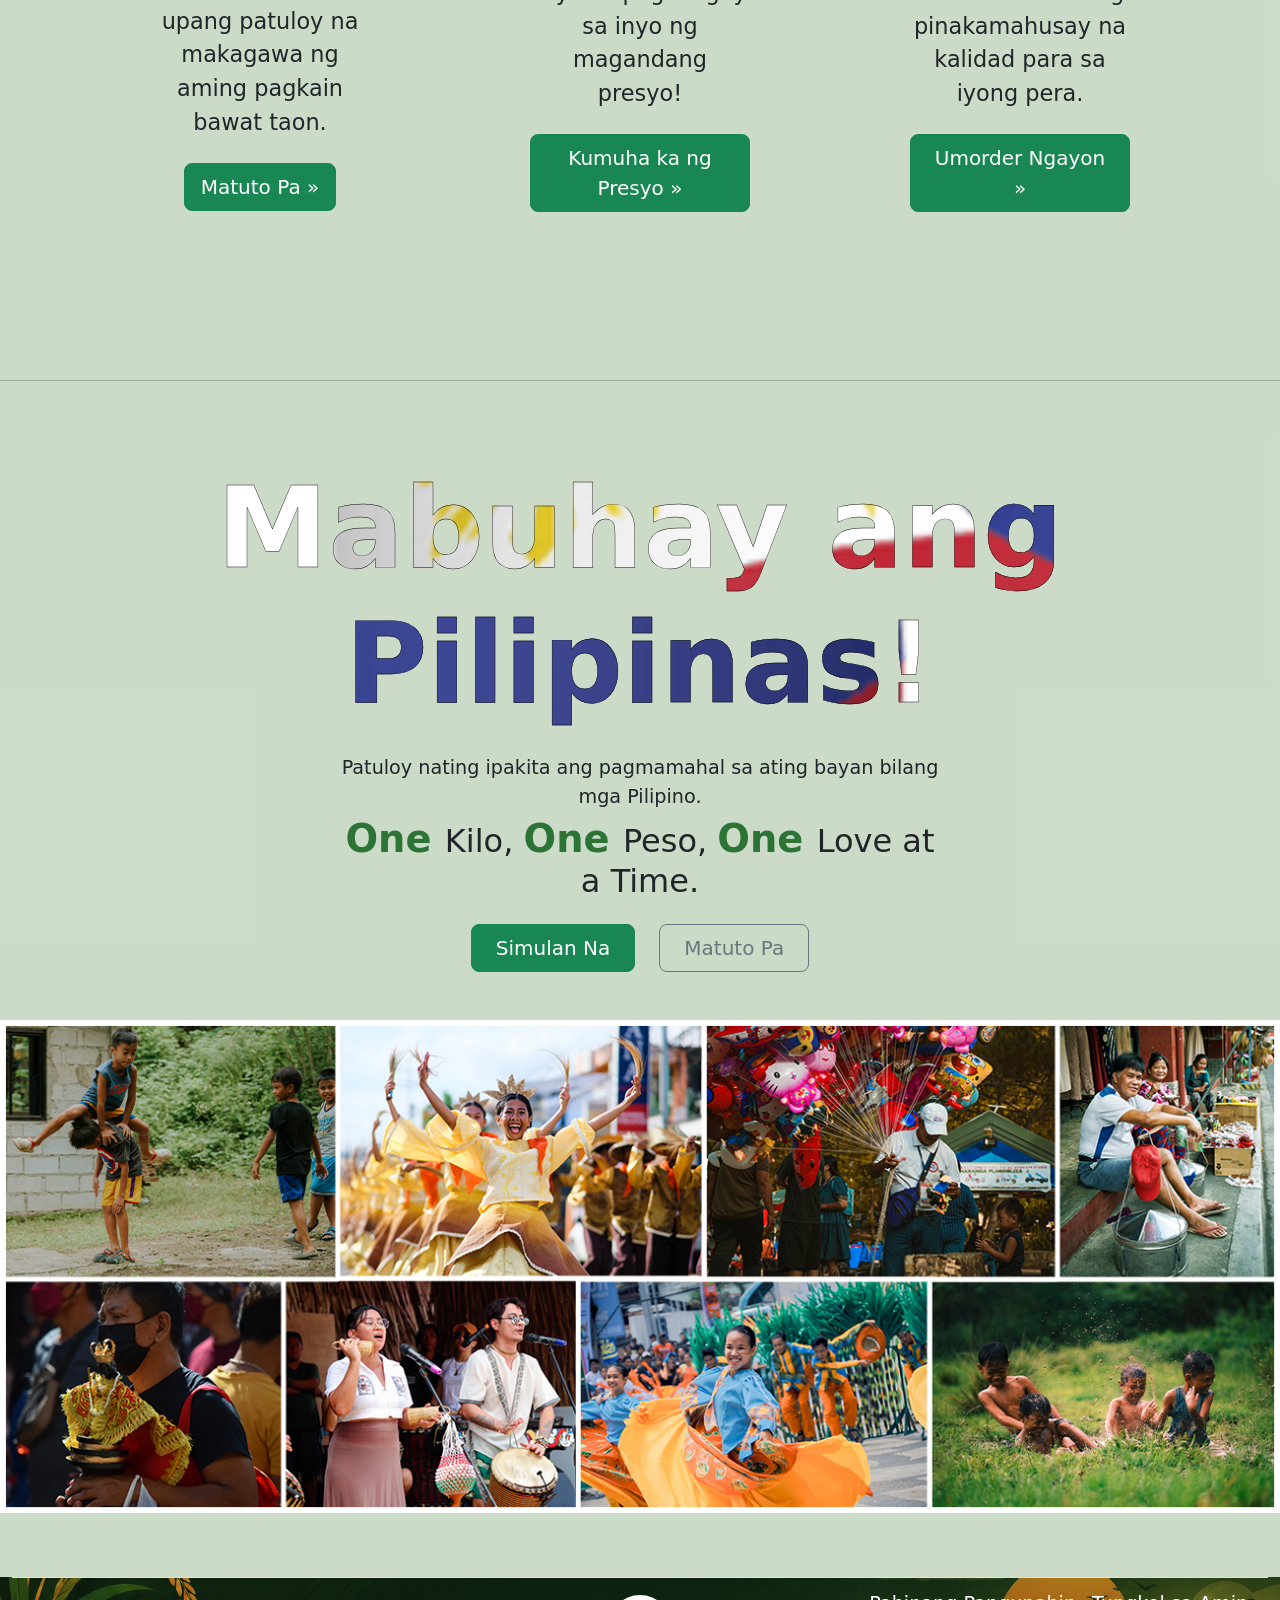
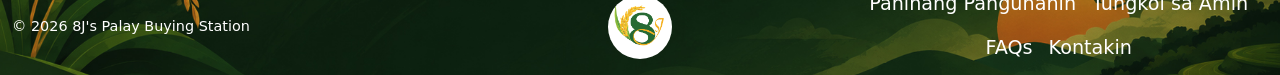
<file: fil/home-tl.html>
<!DOCTYPE html>
<html lang="tl">

<head>
  <meta charset="UTF-8">
  <meta name="viewport" content="width=device-width, initial-scale=1.0">
  <title>8J's Palay Buying Station</title>
  <style>

  </style>

  <!--Favicon-->
  <link rel="apple-touch-icon" sizes="180x180" href="https://8jspalaybuyingstation.com/apple-touch-icon.png">
  <link rel="icon" type="image/png" sizes="32x32" href="https://8jspalaybuyingstation.com/favicon-32x32.png">
  <link rel="icon" type="image/png" sizes="16x16" href="https://8jspalaybuyingstation.com/favicon-16x16.png">
  <link rel="manifest" href="https://8jspalaybuyingstation.com/site.webmanifest">
  
  <!--Bootstrap-->
  <link href="https://cdn.jsdelivr.net/npm/bootstrap@5.3.8/dist/css/bootstrap.min.css" rel="stylesheet"
    integrity="sha384-sRIl4kxILFvY47J16cr9ZwB07vP4J8+LH7qKQnuqkuIAvNWLzeN8tE5YBujZqJLB" crossorigin="anonymous">
  
  <!--CSS External (Filipino)-->
  <link rel="stylesheet" href="../css/style-tl.css">


</head>

<body>
  <div class="site-wrapper">
    <!--Header-->
    <section id="navbar">
      <nav class="navbar navbar-expand-md navbar-dark fixed-top nav-bg">
        <div class="container-fluid px-3">
          <a class="navbar-brand" href="./home-tl.html">
            <img src="../images/logo/Logo.png" class="logo">
          </a>
          <button class="navbar-toggler collapsed" type="button" data-bs-toggle="collapse"
            data-bs-target="#navbarCollapse" aria-controls="navbarNavAltMarkup" aria-expanded="false"
            aria-label="Toggle navigation">
            <span class="navbar-toggler-icon"></span>
          </button>
          <div class="collapse navbar-collapse navHeaderCollapse" id="navbarCollapse">
            <ul class="navbar-nav me-auto mb-2 mb-md-0">
              <li class="nav-item mx-1"> <a class="nav-link active navbar-items" id="nav-home" aria-current="page"
                  href="./home-tl.html">Pahinang Pangunahin</a> </li>
              <li class="nav-item mx-1"> <a class="nav-link active navbar-items" aria-current="page"
                  href="./about-tl.html">Tungkol sa Amin</a> </li>
              <li class="nav-item mx-1"> <a class="nav-link active navbar-items" aria-current="page"
                  href="faq-tl.html">FAQs</a> </li>
              <li class="nav-item mx-1"> <a class="nav-link active navbar-items" aria-current="page"
                  href="contact-tl.html">Kontakin</a> </li>
            </ul>
            <div class="lang-options col-md-3 text-end mx-4 pb-5">
              <a href="../index.html" class="lang eng" style="margin-right: 10px; text-decoration: none; color:white;"><img
                  id="us-flag" src="../images/others/jp-draws-US-Flag.svg" alt="US Flag">English</a>
              <a href="./home-tl.html" class="lang tl"
                style="margin-left: 2px; text-decoration: none; color:white;"><img id="ph-flag"
                  src="../images/others/jp-draws-Philippines-Flag.svg" alt="Filipino Flag">Filipino</a>
            </div>
          </div>
        </div>
      </nav>
    </section>


    <!--Cover-->
    <section id="cover">
      <div class="container-fluid carousel">
        <div id="myCarousel" class="carousel slide mb-6" data-bs-ride="carousel">
          <div class="carousel-indicators"> <button type="button" data-bs-target="#myCarousel" data-bs-slide-to="0"
              class="active" aria-label="Slide 1" aria-current="true"></button> <button type="button"
              data-bs-target="#myCarousel" data-bs-slide-to="1" aria-label="Slide 2" class=""></button> <button
              type="button" data-bs-target="#myCarousel" data-bs-slide-to="2" aria-label="Slide 3" class=""></button>
          </div>
          <div class="carousel-inner">
            <div class="carousel-item active"> <img src="../images/palay/cover-1.jpg" id="cover-1" class="cover-item"
                alt="Palay in the field">
              <rect width="100%" height="100%" fill="var(--bs-secondary-color)"></rect>
              </svg>
              <div class="container">
                <div class="carousel-caption text-start">
                  <h1>Bilhin o Ibenta ang Iyong Palay Ngayon</h1>
                  <p class="opacity-75 mb-3">Kumuha ng presyo para malaman kung paano ka kikita o makakatipid ng pera!</p>
                  <p><a class="btn btn-lg btn-primary" href="./contact-tl.html">Makipag-ugnayan sa Amin</a></p>
                </div>
              </div>
            </div>
            <div class="carousel-item"> <img src="../images/palay/farmer-sowing-1.jpg" id="cover-2" class="cover-item"
                alt="A farmer sowing in a paddy field" style="filter:brightness(85%)">
              <rect width="100%" height="100%" fill="var(--bs-secondary-color)"></rect>
              </svg>
              <div class="container">
                <div class="carousel-caption">
                  <h1>Suportahan ang Ating mga Lokal na Magsasaka</h1>
                  <p class="opacity-80 mb-3">Alamin kung paano mo matutulungan ang ating mga lokal na magsasaka na maghanapbuhay sa pamamagitan ng pakikipagsosyo sa
                  amin!</p>
                  <p><a class="btn btn-lg btn-primary" href="./about-tl.html">Matuto nang higit pa</a></p>
                </div>
              </div>
            </div>
            <div class="carousel-item"> <img src="../images/rice/farmily-eating.jpg" id="cover-3" class="cover-item"
                alt="Hands holding white rice in the shape of a heart" style="filter:brightness(85%)">
              <rect width="100%" height="100%" fill="var(--bs-secondary-color)"></rect>
              </svg>
              <div class="container">
                <div class="carousel-caption text-end">
                  <h1>Bawat Pagkain ay Dapat Masarap</h1>
                  <p class="opacity-75 mb-3">Pasayahin ang iyong pamilya gamit ang aming de-kalidad na lokal na bigas!</p>
                  <p><a class="btn btn-lg btn-primary" href="./contact-tl.html">Umorder Ngayon</a></p>
                </div>
              </div>
            </div>
          </div> <button class="carousel-control-prev" type="button" data-bs-target="#myCarousel" data-bs-slide="prev">
            <span class="carousel-control-prev-icon" aria-hidden="true"></span> <span
              class="visually-hidden">Previous</span>
          </button> <button class="carousel-control-next" type="button" data-bs-target="#myCarousel"
            data-bs-slide="next"> <span class="carousel-control-next-icon" aria-hidden="true"></span> <span
              class="visually-hidden">Next</span> </button>
        </div>
      </div>
    </section>

    <!--Features-->
    <section id="features" class="my-5 align">
      <div class="features heading">
        <h1 class="feature head">Isang Dakilang Bansa na May Mahusay na Kalidad!</h1>
      </div>
      <div class="container marketing"> <!-- Three columns of text below the carousel -->
        <div class="row">
          <div class="col-lg-4"> <img src="../images/palay/paddy-field-2.jpg" class="features rounded-image"
              alt="A paddy field landscape">
            <title>Local Rice Fields</title>
            <rect width="100%" height="100%" fill="var(--bs-secondary-color)"></rect>
            <h2 class="fw-normal">Pagsuporta sa mga Lokal</h2>
            <p class="my-4">Ang bawat sentimo namin ay nakakatulong sa aming mga lokal na magsasaka upang patuloy na makagawa ng aming pagkain bawat
            taon.</p>
            <p><a class="btn btn-success btn-lg" href="./about-tl.html">Matuto Pa »</a></p>
          </div><!-- /.col-lg-4 -->
          <div class="col-lg-4"> <img src="../images/others/pesos.jpg" class="features rounded-image"
              alt="Multiple denomenations of Philippine pesos">
            <title>Competitive Pricing</title>
            <rect width="100%" height="100%" fill="var(--bs-secondary-color)"></rect>
            <h2 class="fw-normal">Mga Kompetitibong Presyo</h2>
            <p class="my-4">Mahirap ang panahon ngayon, kaya diretso na tayo sa pagbibigay sa inyo ng magandang presyo!</p>
            <p><a class="btn btn-success btn-lg" href="./contact-tl.html">Kumuha ka ng Presyo »</a></p>
          </div><!-- /.col-lg-4 -->
          <div class="col-lg-4"> <img src="../images/rice/rice-variety.jpg"
              class="features rounded-image change-position" alt="A variety of rices">
            <title>Mga Produkto na may Kalidad</title>
            <rect width="100%" height="100%" fill="var(--bs-secondary-color)"></rect>
            <h2 class="fw-normal">Mga Produkto na may Kalidad</h2>
            <p class="my-4">Dahil sa aming kalahating siglong karanasan, makukuha mo ang pinakamahusay na kalidad para sa iyong pera.</p>
            <p><a class="btn btn-success btn-lg" href="./contact-tl.html">Umorder Ngayon »</a></p>
          </div><!-- /.col-lg-4 -->
        </div>
      </div>
    </section>

    <hr style="margin: 1rem 0;">

    <!--Hero-->
    <section id="hero">
      <div class="px-4 pt-3 my-5 text-center">
        <h1 class="display-4 fw-bold text-body-emphasis"><span id="mabuhay-gradient">Mabuhay ang Pilipinas!</span></h1>
        <div class="col-lg-6 mx-auto">
          <p class="lead mb-1 mt-4">Patuloy nating ipakita ang pagmamahal sa ating bayan bilang mga Pilipino.</p>
          <h2 class="mb-4">
            <span style="color:#2C7336; font-size: 120%; font-weight: bolder;">One </span>Kilo,
            <span style="color:#2C7336; font-size: 120%; font-weight: bolder;">One </span>Peso,
            <span style="color:#2C7336; font-size: 120%; font-weight: bolder;">One </span>Love at a Time.

          </h2>
          <div class="d-grid gap-2 d-sm-flex justify-content-sm-center mb-5">
            <a href="./contact-tl.html">
              <button type="button" class="btn btn-success btn-lg px-4 me-sm-3">
                Simulan Na
              </button>
            </a>
            <a href="./about-tl.html"><button type="button" class="btn btn-outline-secondary btn-lg px-4">Matuto Pa</button></a>
          </div>
        </div>
      </div>
    </section>

    <!--Jumbotron-->
    <section>
      <div>
        <img id="jumbotron" src="../images/others/mabuhay.jpg" alt="Mabuhay ang Pilipinas">
      </div>
    </section>


    <!--Footer-->
    <section id="footer">
      <div class="container-fluid foot-bg">
        <footer class="d-flex flex-wrap justify-content-between align-items-center py-1 border-top">
          <p class="col-md-4 mb-0 copy-footer">© 2026 8J's Palay Buying Station</p> <a href="./home-tl.html"
            class="col-md-4 d-flex align-items-center justify-content-center mb-3 mb-md-0 me-md-auto link-body-emphasis text-decoration-none"
            aria-label="Bootstrap"> <img class="logo-foot" src="../images/logo/Logo.png"
              alt="8J's Palay Buying Station Logo"></a>
          <ul class="nav col-md-4 justify-content-center foot-nav">
            <li class="nav-item"><a href="home-tl.html" class="nav-link px-2 footer-item">Pahinang Pangunahin</a></li>
            <li class="nav-item"><a href="./about-tl.html" class="nav-link px-2 footer-item">Tungkol sa Amin</a></li>
            <li class="nav-item"><a href="./faq-tl.html" class="nav-link px-2 footer-item">FAQs</a></li>
            <li class="nav-item"><a href="./contact-tl.html" class="nav-link px-2 footer-item">Kontakin</a></li>
          </ul>
        </footer>
      </div>
    </section>

    <!--JS script-->
    <script src="https://cdn.jsdelivr.net/npm/bootstrap@5.3.8/dist/js/bootstrap.bundle.min.js"
      integrity="sha384-FKyoEForCGlyvwx9Hj09JcYn3nv7wiPVlz7YYwJrWVcXK/BmnVDxM+D2scQbITxI"
      crossorigin="anonymous"></script>
  </div>
</body>

</html>
</file>
<file: css/style-en.css>
* {
  margin: 0;
  padding: 0;
  box-sizing: border-box;
}

html,
body {
  margin: 0;
  padding: 0;
  background-color: #1f61001e;
  min-height: 100vh;
  overflow-x: hidden;
  /* Ensures body takes full viewport height minimum */
}

body {
  display: flex;
  flex-direction: column;
  min-height: 100vh;
}

main {
  flex: 1 0 auto;
}


.site-wrapper {
  width: 100%;
  flex: 1;
  display: flex;
  flex-direction: column;

}

.container {
  height: auto;
}

#navbar .navbar {
  min-height: 80px;
  padding-top: 0;
  padding-bottom: 0;
}

#navbar .navbar>.container-fluid {
  min-height: 80px;
  height: auto;
}

#footer {
  width: 100%;
  height: auto;
  margin: 0;
  padding: 0;
  margin-top: auto;
  flex-shrink: 0;
  font-style: normal;
  font-weight: 400;

}

h1,
h2,
h3,
h4,
h5,
h6,
p {
  margin: 0;
  padding: 0;
}

.rice-faq {
  flex-grow: 1;
}

div.carousel-indicators {
  z-index: 1;
}

#nav {
  z-index: 20;
}

#jumbotron {
  object-fit: cover;
  object-position: center;
  width: 100%;
  margin-bottom: 4rem;

}

.logo {
  height: 64px;
  width: auto;
  aspect-ratio: 1/1;
}


/*Desktop View*/
@media only screen and (min-width: 1025px) {
  p {
    font-size: 1.4rem;
    font-weight: 400;
  }



  /*navbar*/
  #navbar {
    margin: 0;
    gap: 0;
    width: 100%;
    height: 80px;
    z-index: 2;

  }

  header {
    background-color: #507526e8;
  }

  .logo {
    border-radius: 50%;
    margin: 0;
    padding: 0;
    background-color: white;
    height: 64px;
    width: auto;
  }

  .logo.nav {
    position: relative;
    left: 30px;
  }

  li .navbar-items {
    font-size: 24px;
    font-weight: 300;
  }


  li .navbar-items:hover {
    transform: scale(130%, 130%);
    color: rgb(255, 230, 0) !important;
    margin: 0px 10px;

  }

  .lang {
    font-size: 1rem;
  }

  .lang:hover {
    color: rgb(255, 230, 0) !important;
  }


  #us-flag {
    height: 16px;
    padding: 3px;
    margin: auto;
  }

  #ph-flag {
    height: 16px;
    padding: 3px;
    margin: auto;

  }


  /*Cover*/
  #cover {
    margin: auto;
    padding: 0;
    height: 90vh;
    width: 100vw;
    max-width: 100vw;

  }

  .container-fluid.carousel {
    width: 100%;
    height: 100%;
    margin: 0;
    padding: 0;

  }

  .carousel-item {
    width: 100vw !important;
    height: 90vh !important;
  }

  .cover-item,
  #cover-3 {
    min-width: 100vw !important;
    min-height: 90vh !important;
    width: 100% !important;
    height: 90vh !important;
    object-fit: cover !important;
    object-position: center !important;
    display: block !important;
    margin: 0 !important;
    padding: 0 !important;
  }


  #cover-2 {
    width: 100%;
    height: 90vh;
    object-fit: cover;
    object-position: 25% top;
  }



  /*Features*/
  .features.heading {
    text-align: center;
  }

  .marketing .col-lg-4 {
    margin-bottom: 1.5rem;
    text-align: center;
  }

  .container.marketing>.row .col-lg-4 {
    padding: 80px;
  }

  .features.rounded-image {
    height: 15rem;
    width: 15rem;
    margin-bottom: 30px;
    border-radius: 50%;
    object-fit: cover;
    object-position: center;
  }

  .features.rounded-image.change-position {
    object-position: 5% 5%;
  }


  /*Featurette*/

  .featurette-heading.fw-normal.lh-1 {
    color: #2d8a39;
    font-size: 2.5rem;
  }

  h2>.text-body-secondary {
    color: #BFAC41 !important;
  }

  .images-featurette {
    width: 100%;
    aspect-ratio: 1/1;
    object-fit: cover;
    object-position: center;
    border-radius: 5%;
  }

  .p-emphasis {
    font-weight: 700;
  }

  .featurette-padding {
    padding: 5px 70px;
  }

  span.proverb {
    font-size: 20px;
    color: black;
    opacity: 50%;
    vertical-align: middle;
  }

  p.lead {
    font-size: 1.2rem;
    font-weight: 400;
  }


  /*Hero*/

  #mabuhay-gradient {
    font-size: 7rem;
    -webkit-text-stroke: 0.4px black;
    background-image: url(../images/others/flag-clip.jpg);
    background-position: 50% 50%;
    background-repeat: no-repeat;
    background-size: cover;
    -webkit-background-clip: text;
    background-clip: text;
    -webkit-text-fill-color: transparent;
    color: transparent;
    background-clip: text;
  }

  /*Jumbotron*/

  .jumb-bg-img {
    background-image: url(../images/ph-flags.jpg);
    background-size: cover;
    background-repeat: no-repeat;
    background-position: center;

  }


  /*Segway*/
  .segway {
    display: flex;
    flex-flow: row nowrap;
    flex-basis: auto;
    justify-content: center;

  }

  .seg-head:hover {
    transform: scale(110%, 110%);
  }

  .seg-btn:hover {
    transform: scale(110%, 110%);
  }



  /*FAQ*/

  .faq-title {
    font-size: 58px;
  }

  .paddy-faq-head {
    display: flex;
  }

  .rice-faq-head {
    display: flex;
  }

  .p-faq {
    font-size: 1.2rem;
  }

  .p-close {
    font-size: 1.4rem;
    font-weight: 500;
    margin-top: 30px;
  }

  h2.accordion-header>button {
    font-size: 1.4rem;
    font-weight: 400;
  }




  /*Footer*/
  li .footer-item {

    font-size: 1.2em;
    font-weight: 700px;
    color: #ffffff;
  }

  li .footer-item:hover {
    transform: scale(130%, 130%);
    color: rgb(255, 230, 0) !important;
    margin: 0px 10px;
  }

  .copy-footer {
    font-size: 0.9rem;
    color: #ffffff;
  }

  #footer>div>footer>a>img.logo-foot {
    margin-top: 2px;
    border-radius: 50%;
    padding: 0;
    background-color: white;
    width: 4rem;
  }


  .nav-bg {
    background-image: url(../images/others/bg-opaque.jpg);
    background-size: cover;
  }


  .foot-bg {
    background-image: url(../images/others/bg-opaque.jpg);
    background-size: cover;
    background-position: center;

  }
}



/*min-width 768px and max-width 1024px*/
@media only screen and (max-width: 1024px) and (min-width: 768px) {

  p {
    font-size: 1.4rem;
    font-weight: 400;
  }

  /*navbar*/
  #navbar {
    margin: 0;
    gap: 0;
    width: 100vw;
    height: 80px;
    z-index: 2;

  }

  header {
    background-color: #507526e8;
  }

  .logo {
    border-radius: 50%;
    margin: 0;
    padding: 0;
    background-color: white;
    height: 64px;
    width: auto;
  }

  .logo.nav {
    position: relative;
    left: 30px;
  }

  li .navbar-items {
    font-size: 1.3rem;
    font-weight: 300;
  }


  li .navbar-items:hover {
    transform: scale(130%, 130%);
    color: rgb(255, 230, 0) !important;
    margin: 0px 10px;

  }

  a.lang.eng {
    font-size: 14px;
  }

  a.lang.tl {
    font-size: 14px;
  }

  .lang {
    font-size: 1rem;
  }

  .lang:hover {
    color: rgb(255, 230, 0) !important;
  }


  #us-flag {
    height: 16px;
    padding: 3px;
    margin: auto;
  }

  #ph-flag {
    height: 16px;
    padding: 3px;
    margin: auto;

  }


  /*Cover*/
  #cover {
    margin: auto;
    padding: 0;
    height: 90vh;

  }

  .container-fluid.carousel {
    width: 100%;
    height: 100%;
    margin: 0;
    padding: 0;

  }

  .cover-item {
    display: block !important;
    width: 100% !important;
    height: 90vh !important;
    object-fit: cover !important;
    object-position: center !important;
  }

  #cover-2 {
    width: 100%;
    height: 90vh;
    object-fit: cover;
    object-position: 25% top;
  }

  .carousel-item {
    width: 100vw !important;
    height: 90vh !important;
  }

  .cover-item,
  #cover-3 {
    min-width: 100vw !important;
    min-height: 90vh !important;
    width: 100% !important;
    height: 90vh !important;
    object-fit: cover !important;
    object-position: center !important;
    display: block !important;
    margin: 0 !important;
    padding: 0 !important;
  }



  /*Features*/
  .features.heading {
    text-align: center;
  }

  .marketing .col-lg-4 {
    margin-bottom: 1.5rem;
    text-align: center;
  }

  .container.marketing>.row .col-lg-4 {
    padding: 80px;
  }

  .features.rounded-image {
    height: 15rem;
    width: 15rem;
    margin-bottom: 30px;
    border-radius: 50%;
    object-fit: cover;
    object-position: center;
  }

  .features.rounded-image.change-position {
    object-position: 5% 5%;
  }


  /*Featurette*/

  .featurette-heading.fw-normal.lh-1 {
    color: #2d8a39;
    font-size: 2.2rem;
  }

  h2>.text-body-secondary {
    color: #BFAC41 !important;
  }

  .images-featurette {
    width: 100%;
    aspect-ratio: 1/1;
    object-fit: cover;
    object-position: center;
    border-radius: 50%;

  }

  .p-emphasis {
    font-weight: 700;
  }

  .featurette-padding {
    padding: 5px 70px;
  }

  span.proverb {
    font-size: 20px;
    color: black;
    opacity: 50%;
    vertical-align: middle;
  }

  p.lead {
    font-size: 1rem;
    font-weight: 400;
  }


  /*Hero*/

  #mabuhay-gradient {
    font-size: 5rem;
    -webkit-text-stroke: 0.4px black;
    background-image: url(../images/others/flag-clip.jpg);
    background-position: 50% 50%;
    background-repeat: no-repeat;
    background-size: cover;
    -webkit-background-clip: text;
    background-clip: text;
    -webkit-text-fill-color: transparent;
    color: transparent;
    background-clip: text;
  }

  /*Jumbotron*/

  .jumb-bg-img {
    background-image: url(../images/ph-flags.jpg);
    background-size: cover;
    background-repeat: no-repeat;
    background-position: center;

  }


  /*Segway*/
  .segway {
    display: flex;
    flex-flow: row nowrap;
    flex-basis: auto;
    justify-content: center;

  }

  .seg-head:hover {
    transform: scale(110%, 110%);
  }

  .seg-btn:hover {
    transform: scale(110%, 110%);
  }


  /*Footer*/
  li .footer-item {
    font-size: 1em;
    font-weight: 700px;
    color: #ffffff;
  }

  li .footer-item:hover {
    transform: scale(130%, 130%);
    color: rgb(255, 230, 0) !important;
    margin: 0px 10px;
  }

  .copy-footer {
    font-size: 0.8rem;
    color: #ffffff;
  }

  #footer>div>footer>a>img.logo-foot {
    width: 3rem;
    margin-top: 2px;
    border-radius: 50%;
    padding: 0;
    background-color: white;
  }


  .nav-bg {
    background-image: url(../images/others/bg-opaque.jpg);
    background-size: cover;
  }


  .foot-bg {
    background-image: url(../images/others/bg-opaque.jpg);
    background-size: cover;
    background-position: center;
  }
}



/*max-width 767px*/
@media only screen and (max-width: 767px) {

  p {
    font-size: 1.4rem;
    font-weight: 400;
  }


  /*navbar*/
  #navbar {
    margin: 0;
    gap: 0;
    width: 100vw;
    height: 80px;
    z-index: 2;
    word-break: break-all;

  }

  header {
    background-color: #507526e8;
  }

  .logo {
    border-radius: 50%;
    margin: 0;
    padding: 0;
    background-color: white;
    position: absolute;
    left: 44%;
    bottom: 7%;
  }

  .logo.nav {
    position: relative;
    left: 30px;
  }

  li.nav-link.nav-item {
    display: inline-flex;
  }

  li .navbar-items {
    display: flex;
    flex: 1 1 0;
    font-size: 22px;
    font-weight: 500;
    margin-bottom: 1em;
    border-radius: 10%;
    width: fit-content;
    justify-content: center;
    background-color: rgba(0, 128, 0, 0.171);
  }


  li .navbar-items:hover {
    transform: scale(100%, 100%);
    color: rgb(255, 230, 0) !important;
    margin: 0px 10px;

  }

  .lang:hover {
    color: rgb(255, 230, 0) !important;
  }

  a.lang.eng {
    font-size: 14px;
  }

  a.lang.tl {
    font-size: 14px;
  }

  #nav-home {
    margin-top: 0;

  }


  #us-flag {
    height: 18px;
    padding: 3px;
    margin: auto;
  }

  #ph-flag {
    height: 18px;
    padding: 3px;
    margin: auto;

  }

  .flex-shrink-0 {
    flex-shrink: 0 !important;
  }

  #navbarCollapse>div {
    padding: 0.8em !important;
    margin-right: 0 !important;
  }





  /*Cover*/
  #cover {
    margin: auto;
    padding: 0;
    height: 90vh;

  }

  .container-fluid.carousel {
    width: 100%;
    height: 100%;
    margin: 0;
    padding: 0;

  }

  .cover-item {
    display: block !important;
    width: 100% !important;
    height: 90vh !important;
    object-fit: cover !important;
    object-position: center !important;
  }

  .carousel-item {
    width: 100vw !important;
    height: 90vh !important;
  }

  .cover-item,
  #cover-3 {
    min-width: 100vw !important;
    min-height: 90vh !important;
    width: 100% !important;
    height: 90vh !important;
    object-fit: cover !important;
    object-position: center !important;
    display: block !important;
    margin: 0 !important;
    padding: 0 !important;
  }

  #cover-2 {
    width: 100%;
    height: 90vh;
    object-fit: cover;
    object-position: 80% 100%;
  }



  /*Features*/
  .features.heading {
    text-align: center;
  }

  .marketing .col-lg-4 {
    margin-bottom: 1.5rem;
    text-align: center;
  }

  .container.marketing>.row .col-lg-4 {
    padding: 80px;
  }

  .features.rounded-image {
    height: 15rem;
    width: 15rem;
    margin-bottom: 30px;
    border-radius: 50%;
    object-fit: cover;
    object-position: center;
  }

  .features.rounded-image.change-position {
    object-position: 5% 5%;
  }


  /*Featurette*/

  .featurette-heading.fw-normal.lh-1 {
    color: #2d8a39;
    font-size: 2.5rem;
  }

  h2>.text-body-secondary {
    color: #BFAC41 !important;
  }

  .images-featurette {
    width: 70%;
    aspect-ratio: 1/1;
    object-fit: cover;
    object-position: center;
    border-radius: 15%;

  }

  .p-emphasis {
    font-weight: 700;
  }

  .featurette-padding {
    padding: 5px 70px;
  }

  span.proverb {
    font-size: 20px;
    color: black;
    opacity: 50%;
    vertical-align: middle;
  }

  p.lead {
    font-size: 1.1rem;
    font-weight: 400;
  }

  #featurette>div .col-md-4 {
    text-align: center !important;
    margin: 20px 0px;
  }

  /****CENTER IMAGES DAMN THING STUBBORN****/
  #featurette>div:nth-child(2)>div.col-md-4.d-flex {
    display: flex !important;
    justify-content: center !important;
    align-items: center !important;
  }

  #featurette>div:nth-child(4)>div.col-md-4.order-md-1.d-flex {
    display: flex !important;
    justify-content: center !important;
    align-items: center !important;
  }

  #featurette>div:nth-child(6)>div.col-md-4.d-flex {
    display: flex !important;
    justify-content: center !important;
    align-items: center !important;
  }



  /*Hero*/

  #mabuhay-gradient {
    font-size: 4rem;
    -webkit-text-stroke: 0.4px black;
    background-image: url(../images/others/flag-clip.jpg);
    background-position: 50% 50%;
    background-repeat: no-repeat;
    background-size: cover;
    -webkit-background-clip: text;
    background-clip: text;
    -webkit-text-fill-color: transparent;
    color: transparent;
    background-clip: text;
  }

  /*Jumbotron*/

  .jumb-bg-img {
    background-image: url(../images/ph-flags.jpg);
    background-size: cover;
    background-repeat: no-repeat;
    background-position: center;

  }


  /*Segway*/
  .segway {
    display: flex;
    flex-flow: row nowrap;
    flex-basis: auto;
    justify-content: center;

  }

  .seg-head:hover {
    transform: scale(110%, 110%);
  }

  .seg-btn:hover {
    transform: scale(110%, 110%);
  }


  /*Location*/
  iframe {
    width: 350px !important;
    height: 350px !important;
  }



  /*FAQ*/
  .p-faq {
    font-size: 1rem;
  }

  h2.accordion-header>button {
    font-size: 1.1rem;
    font-weight: 400;
  }

  h2.faq-title {
    font-size: 2.2rem;
  }



  /*Footer*/
  li .footer-item {
    display: none;
    font-size: 1px;
    font-weight: 700px;
    color: #ffffff;
  }

  li .footer-item:hover {
    transform: scale(110%, 110%);
    color: rgb(255, 230, 0) !important;
    margin: 0px 10px;
  }

  .copy-footer {
    font-size: 0.8rem;
    color: #ffffff;
  }

  #footer>div>footer>a>img.logo-foot {
    display: none;
    width: 4rem;
    border-radius: 50%;
    padding: 0;
    background-color: white;

  }

  .nav-bg {
    background-image: url(../images/others/bg-opaque.jpg);
    background-size: cover;
  }


  .foot-bg {
    background-image: url(../images/others/bg-opaque.jpg);
    background-size: cover;
    background-position: center;
  }

}



/*Nokia???*/
@media only screen and (max-width: 480px) {

  p {
    font-size: 1.4rem;
    font-weight: 400;
  }


  /*navbar*/
  #navbar {
    margin: 0;
    gap: 0;
    width: 100vw;
    height: 80px;
    z-index: 2;
    word-break: break-all;

  }

  header {
    background-color: #507526e8;
  }

  .logo {
    border-radius: 50%;
    margin: 0;
    padding: 0;
    background-color: white;
    position: absolute;
    left: 44%;
    bottom: 7%;
    height: 64px;
    width: auto;
    

  }

  .logo.nav {
    position: relative;
    left: 30px;
  }

  li.nav-link.nav-item {
    display: inline-flex;
  }

  li .navbar-items {
    display: flex;
    flex: 1 1 0;
    font-size: 22px;
    font-weight: 500;
    margin-bottom: 1em;
    border-radius: 10%;
    width: fit-content;
    justify-content: center;
    background-color: rgba(0, 128, 0, 0.171);
  }


  li .navbar-items:hover {
    transform: scale(100%, 100%);
    color: rgb(255, 230, 0) !important;
    margin: 0px 10px;

  }

  a.lang.eng {
    font-size: 12px;
  }

  a.lang.tl {
    font-size: 12px;
  }

  .lang:hover {
    color: rgb(255, 230, 0) !important;
  }

  #nav-home {
    margin-top: 0;

  }


  #us-flag {
    height: 18px;
    padding: 3px;
    margin: auto;
  }

  #ph-flag {
    height: 18px;
    padding: 3px;
    margin: auto;

  }

  .flex-shrink-0 {
    flex-shrink: 0 !important;
  }

  #navbarCollapse>div {
    padding: 0.8em !important;
    margin-right: 0 !important;
  }





  /*Cover*/
  #cover {
    margin: auto;
    padding: 0;
    height: 90vh;

  }

  .container-fluid.carousel {
    width: 100%;
    height: 100%;
    margin: 0;
    padding: 0;

  }

  .cover-item {
    display: block !important;
    width: 100% !important;
    height: 90vh !important;
    object-fit: cover !important;
    object-position: center !important;
  }

  .carousel-item {
    width: 100vw !important;
    height: 90vh !important;
  }

  .cover-item,
  #cover-3 {
    min-width: 100vw !important;
    min-height: 90vh !important;
    width: 100% !important;
    height: 90vh !important;
    object-fit: cover !important;
    object-position: center !important;
    display: block !important;
    margin: 0 !important;
    padding: 0 !important;
  }

  #cover-2 {
    width: 100%;
    height: 90vh;
    object-fit: cover;
    object-position: 80% 100%;
  }



  /*Features*/
  .features.heading {
    text-align: center;
  }

  .marketing .col-lg-4 {
    margin-bottom: 1.5rem;
    text-align: center;
  }

  .container.marketing>.row .col-lg-4 {
    padding: 80px;
  }

  .features.rounded-image {
    height: 15rem;
    width: 15rem;
    margin-bottom: 30px;
    border-radius: 50%;
    object-fit: cover;
    object-position: center;
  }

  .features.rounded-image.change-position {
    object-position: 5% 5%;
  }


  /*Featurette*/

  .featurette-heading.fw-normal.lh-1 {
    color: #2d8a39;
    font-size: 2.5rem;
  }

  h2>.text-body-secondary {
    color: #BFAC41 !important;
  }

  .images-featurette {
    width: 100%;
    aspect-ratio: 1/1;
    object-fit: cover;
    object-position: center;
    border-radius: 15%;
  }

  .p-emphasis {
    font-weight: 700;
  }

  .featurette-padding {
    padding: 5px 70px;
  }

  span.proverb {
    font-size: 20px;
    color: black;
    opacity: 50%;
    vertical-align: middle;
  }

  p.lead {
    font-size: 1.4rem;
    font-weight: 400;
  }

  #featurette>div.col-md-4 {
    text-align: center !important;
  }


  /*Hero*/

  #mabuhay-gradient {
    font-size: 3rem;
    -webkit-text-stroke: 0.4px black;
    background-image: url(../images/others/flag-clip.jpg);
    background-position: 50% 50%;
    background-repeat: no-repeat;
    background-size: cover;
    -webkit-background-clip: text;
    background-clip: text;
    -webkit-text-fill-color: transparent;
    color: transparent;
    background-clip: text;
  }

  /*Jumbotron*/

  .jumb-bg-img {
    background-image: url(../images/ph-flags.jpg);
    background-size: cover;
    background-repeat: no-repeat;
    background-position: center;

  }


  /*Segway*/
  .segway {
    display: flex;
    flex-flow: row nowrap;
    flex-basis: auto;
    justify-content: center;

  }

  .seg-head:hover {
    transform: scale(110%, 110%);
  }

  .seg-btn:hover {
    transform: scale(110%, 110%);
  }


  /*Location*/
  iframe {
    width: 350px !important;
    height: 350px !important;
  }



  /*Footer*/
  li .footer-item {
    display: none;
    font-size: 14px;
    font-weight: 700px;
    color: #ffffff;
  }

  li .footer-item:hover {
    transform: scale(110%, 110%);
    color: rgb(255, 230, 0) !important;
    margin: 0px 10px;
  }

  .copy-footer {
    font-size: 0.5rem;
    color: #ffffff;
  }

  #footer>div>footer>a>img.logo-foot {
    transform: scale(50%);
    position: absolute;
    left: 40%;
    margin-top: 15px;
    border-radius: 50%;
    padding: 0;
    background-color: white;

  }

  .nav-bg {
    background-image: url(../images/others/bg-opaque.jpg);
    background-size: cover;
  }


  .foot-bg {
    background-image: url(../images/others/bg-opaque.jpg);
    background-size: cover;
    background-position: center;
  }

}
</file>
<file: css/style-tl.css>
* {
  margin: 0;
  padding: 0;
  box-sizing: border-box;
}

html,
body {
  margin: 0;
  padding: 0;
  background-color: #1f61001e;
  min-height: 100vh;
  overflow-x: hidden;
  /* Ensures body takes full viewport height minimum */
}

body {
  display: flex;
  flex-direction: column;
  min-height: 100vh;
}

main {
  flex: 1 0 auto;
}


.site-wrapper {
  width: 100%;
  flex: 1;
  display: flex;
  flex-direction: column;

}

.container {
  height: auto;
}

#navbar .navbar {
  min-height: 80px;
  padding-top: 0;
  padding-bottom: 0;
}

#navbar .navbar>.container-fluid {
  min-height: 80px;
  height: auto;
}

#footer {
  width: 100%;
  height: auto;
  margin: 0;
  padding: 0;
  margin-top: auto;
  flex-shrink: 0;
  font-style: normal;
  font-weight: 400;

}

h1,
h2,
h3,
h4,
h5,
h6,
p {
  margin: 0;
  padding: 0;
}

.rice-faq {
  flex-grow: 1;
}

div.carousel-indicators {
  z-index: 1;
}

#nav {
  z-index: 20;
}

#jumbotron {
  object-fit: cover;
  object-position: center;
  width: 100%;
  margin-bottom: 4rem;

}

.logo {
  height: 64px;
  width: auto;
  aspect-ratio: 1/1;
}


/*Desktop View*/
@media only screen and (min-width: 1025px) {
  p {
    font-size: 1.4rem;
    font-weight: 400;
  }



  /*navbar*/
  #navbar {
    margin: 0;
    gap: 0;
    width: 100%;
    height: 80px;
    z-index: 2;

  }

  header {
    background-color: #507526e8;
  }

  .logo {
    border-radius: 50%;
    margin: 0;
    padding: 0;
    background-color: white;
    height: 64px;
    width: auto;
  }

  .logo.nav {
    position: relative;
    left: 30px;
  }

  li .navbar-items {
    font-size: 24px;
    font-weight: 300;
  }


  li .navbar-items:hover {
    transform: scale(130%, 130%);
    color: rgb(255, 230, 0) !important;
    margin: 0px 10px;

  }

  .lang {
    font-size: 1rem;
  }

  .lang:hover {
    color: rgb(255, 230, 0) !important;
  }


  #us-flag {
    height: 16px;
    padding: 3px;
    margin: auto;
  }

  #ph-flag {
    height: 16px;
    padding: 3px;
    margin: auto;

  }


  /*Cover*/
  #cover {
    margin: auto;
    padding: 0;
    height: 90vh;
    width: 100vw;
    max-width: 100vw;

  }

  .container-fluid.carousel {
    width: 100%;
    height: 100%;
    margin: 0;
    padding: 0;

  }

  .carousel-item {
    width: 100vw !important;
    height: 90vh !important;
  }

  .cover-item,
  #cover-3 {
    min-width: 100vw !important;
    min-height: 90vh !important;
    width: 100% !important;
    height: 90vh !important;
    object-fit: cover !important;
    object-position: center !important;
    display: block !important;
    margin: 0 !important;
    padding: 0 !important;
  }


  #cover-2 {
    width: 100%;
    height: 90vh;
    object-fit: cover;
    object-position: 25% top;
  }



  /*Features*/
  .features.heading {
    text-align: center;
  }

  .marketing .col-lg-4 {
    margin-bottom: 1.5rem;
    text-align: center;
  }

  .container.marketing>.row .col-lg-4 {
    padding: 80px;
  }

  .features.rounded-image {
    height: 15rem;
    width: 15rem;
    margin-bottom: 30px;
    border-radius: 50%;
    object-fit: cover;
    object-position: center;
  }

  .features.rounded-image.change-position {
    object-position: 5% 5%;
  }


  /*Featurette*/

  .featurette-heading.fw-normal.lh-1 {
    color: #2d8a39;
    font-size: 2.5rem;
  }

  h2>.text-body-secondary {
    color: #BFAC41 !important;
  }

  .images-featurette {
    width: 100%;
    aspect-ratio: 1/1;
    object-fit: cover;
    object-position: center;
    border-radius: 5%;
  }

  .p-emphasis {
    font-weight: 700;
  }

  .featurette-padding {
    padding: 5px 70px;
  }

  span.proverb {
    font-size: 20px;
    color: black;
    opacity: 50%;
    vertical-align: middle;
  }

  p.lead {
    font-size: 1.2rem;
    font-weight: 400;
  }


  /*Hero*/

  #mabuhay-gradient {
    font-size: 7rem;
    -webkit-text-stroke: 0.4px black;
    background-image: url(../images/others/flag-clip.jpg);
    background-position: 50% 50%;
    background-repeat: no-repeat;
    background-size: cover;
    -webkit-background-clip: text;
    background-clip: text;
    -webkit-text-fill-color: transparent;
    color: transparent;
    background-clip: text;
  }

  /*Jumbotron*/

  .jumb-bg-img {
    background-image: url(../images/ph-flags.jpg);
    background-size: cover;
    background-repeat: no-repeat;
    background-position: center;

  }


  /*Segway*/
  .segway {
    display: flex;
    flex-flow: row nowrap;
    flex-basis: auto;
    justify-content: center;

  }

  .seg-head:hover {
    transform: scale(110%, 110%);
  }

  .seg-btn:hover {
    transform: scale(110%, 110%);
  }



  /*FAQ*/

  .faq-title {
    font-size: 58px;
  }

  .paddy-faq-head {
    display: flex;
  }

  .rice-faq-head {
    display: flex;
  }

  .p-faq {
    font-size: 1.2rem;
  }

  .p-close {
    font-size: 1.4rem;
    font-weight: 500;
    margin-top: 30px;
  }

  h2.accordion-header>button {
    font-size: 1.4rem;
    font-weight: 400;
  }




  /*Footer*/
  li .footer-item {

    font-size: 1.2em;
    font-weight: 700px;
    color: #ffffff;
  }

  li .footer-item:hover {
    transform: scale(130%, 130%);
    color: rgb(255, 230, 0) !important;
    margin: 0px 10px;
  }

  .copy-footer {
    font-size: 0.9rem;
    color: #ffffff;
  }

  #footer>div>footer>a>img.logo-foot {
    margin-top: 2px;
    border-radius: 50%;
    padding: 0;
    background-color: white;
    width: 4rem;
  }


  .nav-bg {
    background-image: url(../images/others/bg-opaque.jpg);
    background-size: cover;
  }


  .foot-bg {
    background-image: url(../images/others/bg-opaque.jpg);
    background-size: cover;
    background-position: center;

  }
}



/*min-width 768px and max-width 1024px*/
@media only screen and (max-width: 1024px) and (min-width: 768px) {

  p {
    font-size: 1.4rem;
    font-weight: 400;
  }

  /*navbar*/
  #navbar {
    margin: 0;
    gap: 0;
    width: 100vw;
    height: 80px;
    z-index: 2;

  }

  header {
    background-color: #507526e8;
  }

  .logo {
    border-radius: 50%;
    margin: 0;
    padding: 0;
    background-color: white;
    height: 64px;
    width: auto;
  }

  .logo.nav {
    position: relative;
    left: 30px;
  }

  li .navbar-items {
    font-size: 1.3rem;
    font-weight: 300;
  }


  li .navbar-items:hover {
    transform: scale(130%, 130%);
    color: rgb(255, 230, 0) !important;
    margin: 0px 10px;

  }

  a.lang.eng {
    font-size: 14px;
  }

  a.lang.tl {
    font-size: 14px;
  }

  .lang {
    font-size: 1rem;
  }

  .lang:hover {
    color: rgb(255, 230, 0) !important;
  }


  #us-flag {
    height: 16px;
    padding: 3px;
    margin: auto;
  }

  #ph-flag {
    height: 16px;
    padding: 3px;
    margin: auto;

  }


  /*Cover*/
  #cover {
    margin: auto;
    padding: 0;
    height: 90vh;

  }

  .container-fluid.carousel {
    width: 100%;
    height: 100%;
    margin: 0;
    padding: 0;

  }

  .cover-item {
    display: block !important;
    width: 100% !important;
    height: 90vh !important;
    object-fit: cover !important;
    object-position: center !important;
  }

  #cover-2 {
    width: 100%;
    height: 90vh;
    object-fit: cover;
    object-position: 25% top;
  }

  .carousel-item {
    width: 100vw !important;
    height: 90vh !important;
  }

  .cover-item,
  #cover-3 {
    min-width: 100vw !important;
    min-height: 90vh !important;
    width: 100% !important;
    height: 90vh !important;
    object-fit: cover !important;
    object-position: center !important;
    display: block !important;
    margin: 0 !important;
    padding: 0 !important;
  }



  /*Features*/
  .features.heading {
    text-align: center;
  }

  .marketing .col-lg-4 {
    margin-bottom: 1.5rem;
    text-align: center;
  }

  .container.marketing>.row .col-lg-4 {
    padding: 80px;
  }

  .features.rounded-image {
    height: 15rem;
    width: 15rem;
    margin-bottom: 30px;
    border-radius: 50%;
    object-fit: cover;
    object-position: center;
  }

  .features.rounded-image.change-position {
    object-position: 5% 5%;
  }


  /*Featurette*/

  .featurette-heading.fw-normal.lh-1 {
    color: #2d8a39;
    font-size: 2.2rem;
  }

  h2>.text-body-secondary {
    color: #BFAC41 !important;
  }

  .images-featurette {
    width: 100%;
    aspect-ratio: 1/1;
    object-fit: cover;
    object-position: center;
    border-radius: 50%;

  }

  .p-emphasis {
    font-weight: 700;
  }

  .featurette-padding {
    padding: 5px 70px;
  }

  span.proverb {
    font-size: 20px;
    color: black;
    opacity: 50%;
    vertical-align: middle;
  }

  p.lead {
    font-size: 1rem;
    font-weight: 400;
  }


  /*Hero*/

  #mabuhay-gradient {
    font-size: 5rem;
    -webkit-text-stroke: 0.4px black;
    background-image: url(../images/others/flag-clip.jpg);
    background-position: 50% 50%;
    background-repeat: no-repeat;
    background-size: cover;
    -webkit-background-clip: text;
    background-clip: text;
    -webkit-text-fill-color: transparent;
    color: transparent;
    background-clip: text;
  }

  /*Jumbotron*/

  .jumb-bg-img {
    background-image: url(../images/ph-flags.jpg);
    background-size: cover;
    background-repeat: no-repeat;
    background-position: center;

  }


  /*Segway*/
  .segway {
    display: flex;
    flex-flow: row nowrap;
    flex-basis: auto;
    justify-content: center;

  }

  .seg-head:hover {
    transform: scale(110%, 110%);
  }

  .seg-btn:hover {
    transform: scale(110%, 110%);
  }


  /*Footer*/
  li .footer-item {
    font-size: 1em;
    font-weight: 700px;
    color: #ffffff;
  }

  li .footer-item:hover {
    transform: scale(130%, 130%);
    color: rgb(255, 230, 0) !important;
    margin: 0px 10px;
  }

  .copy-footer {
    font-size: 0.8rem;
    color: #ffffff;
  }

  #footer>div>footer>a>img.logo-foot {
    width: 3rem;
    margin-top: 2px;
    border-radius: 50%;
    padding: 0;
    background-color: white;
  }


  .nav-bg {
    background-image: url(../images/others/bg-opaque.jpg);
    background-size: cover;
  }


  .foot-bg {
    background-image: url(../images/others/bg-opaque.jpg);
    background-size: cover;
    background-position: center;
  }
}



/*max-width 767px*/
@media only screen and (max-width: 767px) {

  p {
    font-size: 1.4rem;
    font-weight: 400;
  }


  /*navbar*/
  #navbar {
    margin: 0;
    gap: 0;
    width: 100vw;
    height: 80px;
    z-index: 2;
    word-break: break-all;

  }

  header {
    background-color: #507526e8;
  }

  .logo {
    border-radius: 50%;
    margin: 0;
    padding: 0;
    background-color: white;
    position: absolute;
    left: 44%;
    bottom: 7%;
  }

  .logo.nav {
    position: relative;
    left: 30px;
  }

  li.nav-link.nav-item {
    display: inline-flex;
  }

  li .navbar-items {
    display: flex;
    flex: 1 1 0;
    font-size: 22px;
    font-weight: 500;
    margin-bottom: 1em;
    border-radius: 10%;
    width: fit-content;
    justify-content: center;
    background-color: rgba(0, 128, 0, 0.171);
  }


  li .navbar-items:hover {
    transform: scale(100%, 100%);
    color: rgb(255, 230, 0) !important;
    margin: 0px 10px;

  }

  .lang:hover {
    color: rgb(255, 230, 0) !important;
  }

  a.lang.eng {
    font-size: 14px;
  }

  a.lang.tl {
    font-size: 14px;
  }

  #nav-home {
    margin-top: 0;

  }


  #us-flag {
    height: 18px;
    padding: 3px;
    margin: auto;
  }

  #ph-flag {
    height: 18px;
    padding: 3px;
    margin: auto;

  }

  .flex-shrink-0 {
    flex-shrink: 0 !important;
  }

  #navbarCollapse>div {
    padding: 0.8em !important;
    margin-right: 0 !important;
  }





  /*Cover*/
  #cover {
    margin: auto;
    padding: 0;
    height: 90vh;

  }

  .container-fluid.carousel {
    width: 100%;
    height: 100%;
    margin: 0;
    padding: 0;

  }

  .cover-item {
    display: block !important;
    width: 100% !important;
    height: 90vh !important;
    object-fit: cover !important;
    object-position: center !important;
  }

  .carousel-item {
    width: 100vw !important;
    height: 90vh !important;
  }

  .cover-item,
  #cover-3 {
    min-width: 100vw !important;
    min-height: 90vh !important;
    width: 100% !important;
    height: 90vh !important;
    object-fit: cover !important;
    object-position: center !important;
    display: block !important;
    margin: 0 !important;
    padding: 0 !important;
  }

  #cover-2 {
    width: 100%;
    height: 90vh;
    object-fit: cover;
    object-position: 80% 100%;
  }



  /*Features*/
  .features.heading {
    text-align: center;
  }

  .marketing .col-lg-4 {
    margin-bottom: 1.5rem;
    text-align: center;
  }

  .container.marketing>.row .col-lg-4 {
    padding: 80px;
  }

  .features.rounded-image {
    height: 15rem;
    width: 15rem;
    margin-bottom: 30px;
    border-radius: 50%;
    object-fit: cover;
    object-position: center;
  }

  .features.rounded-image.change-position {
    object-position: 5% 5%;
  }


  /*Featurette*/

  .featurette-heading.fw-normal.lh-1 {
    color: #2d8a39;
    font-size: 2.5rem;
  }

  h2>.text-body-secondary {
    color: #BFAC41 !important;
  }

  .images-featurette {
    width: 70%;
    aspect-ratio: 1/1;
    object-fit: cover;
    object-position: center;
    border-radius: 15%;

  }

  .p-emphasis {
    font-weight: 700;
  }

  .featurette-padding {
    padding: 5px 70px;
  }

  span.proverb {
    font-size: 20px;
    color: black;
    opacity: 50%;
    vertical-align: middle;
  }

  p.lead {
    font-size: 1.1rem;
    font-weight: 400;
  }

  #featurette>div .col-md-4 {
    text-align: center !important;
    margin: 20px 0px;
  }

  /****CENTER IMAGES DAMN THING STUBBORN****/
  #featurette>div:nth-child(2)>div.col-md-4.d-flex {
    display: flex !important;
    justify-content: center !important;
    align-items: center !important;
  }

  #featurette>div:nth-child(4)>div.col-md-4.order-md-1.d-flex {
    display: flex !important;
    justify-content: center !important;
    align-items: center !important;
  }

  #featurette>div:nth-child(6)>div.col-md-4.d-flex {
    display: flex !important;
    justify-content: center !important;
    align-items: center !important;
  }



  /*Hero*/

  #mabuhay-gradient {
    font-size: 4rem;
    -webkit-text-stroke: 0.4px black;
    background-image: url(../images/others/flag-clip.jpg);
    background-position: 50% 50%;
    background-repeat: no-repeat;
    background-size: cover;
    -webkit-background-clip: text;
    background-clip: text;
    -webkit-text-fill-color: transparent;
    color: transparent;
    background-clip: text;
  }

  /*Jumbotron*/

  .jumb-bg-img {
    background-image: url(../images/ph-flags.jpg);
    background-size: cover;
    background-repeat: no-repeat;
    background-position: center;

  }


  /*Segway*/
  .segway {
    display: flex;
    flex-flow: row nowrap;
    flex-basis: auto;
    justify-content: center;

  }

  .seg-head:hover {
    transform: scale(110%, 110%);
  }

  .seg-btn:hover {
    transform: scale(110%, 110%);
  }


  /*Location*/
  iframe {
    width: 350px !important;
    height: 350px !important;
  }



  /*FAQ*/
  .p-faq {
    font-size: 1rem;
  }

  h2.accordion-header>button {
    font-size: 1.1rem;
    font-weight: 400;
  }

  h2.faq-title {
    font-size: 2.2rem;
  }



  /*Footer*/
  li .footer-item {
    display: none;
    font-size: 1px;
    font-weight: 700px;
    color: #ffffff;
  }

  li .footer-item:hover {
    transform: scale(110%, 110%);
    color: rgb(255, 230, 0) !important;
    margin: 0px 10px;
  }

  .copy-footer {
    font-size: 0.8rem;
    color: #ffffff;
  }

  #footer>div>footer>a>img.logo-foot {
    display: none;
    width: 4rem;
    border-radius: 50%;
    padding: 0;
    background-color: white;

  }

  .nav-bg {
    background-image: url(../images/others/bg-opaque.jpg);
    background-size: cover;
  }


  .foot-bg {
    background-image: url(../images/others/bg-opaque.jpg);
    background-size: cover;
    background-position: center;
  }

}



/*Nokia???*/
@media only screen and (max-width: 480px) {

  p {
    font-size: 1.4rem;
    font-weight: 400;
  }


  /*navbar*/
  #navbar {
    margin: 0;
    gap: 0;
    width: 100vw;
    height: 80px;
    z-index: 2;
    word-break: break-all;

  }

  header {
    background-color: #507526e8;
  }

  .logo {
    border-radius: 50%;
    margin: 0;
    padding: 0;
    background-color: white;
    position: absolute;
    left: 44%;
    bottom: 7%;
    height: 64px;
    width: auto;
    aspect-ratio: 1/1;
  }

  .logo.nav {
    position: relative;
    left: 30px;
  }

  li.nav-link.nav-item {
    display: inline-flex;
  }

  li .navbar-items {
    display: flex;
    flex: 1 1 0;
    font-size: 22px;
    font-weight: 500;
    margin-bottom: 1em;
    border-radius: 10%;
    width: fit-content;
    justify-content: center;
    background-color: rgba(0, 128, 0, 0.171);
  }


  li .navbar-items:hover {
    transform: scale(100%, 100%);
    color: rgb(255, 230, 0) !important;
    margin: 0px 10px;

  }

  a.lang.eng {
    font-size: 12px;
  }

  a.lang.tl {
    font-size: 12px;
  }

  .lang:hover {
    color: rgb(255, 230, 0) !important;
  }

  #nav-home {
    margin-top: 0;

  }


  #us-flag {
    height: 18px;
    padding: 3px;
    margin: auto;
  }

  #ph-flag {
    height: 18px;
    padding: 3px;
    margin: auto;

  }

  .flex-shrink-0 {
    flex-shrink: 0 !important;
  }

  #navbarCollapse>div {
    padding: 0.8em !important;
    margin-right: 0 !important;
  }





  /*Cover*/
  #cover {
    margin: auto;
    padding: 0;
    height: 90vh;

  }

  .container-fluid.carousel {
    width: 100%;
    height: 100%;
    margin: 0;
    padding: 0;

  }

  .cover-item {
    display: block !important;
    width: 100% !important;
    height: 90vh !important;
    object-fit: cover !important;
    object-position: center !important;
  }

  .carousel-item {
    width: 100vw !important;
    height: 90vh !important;
  }

  .cover-item,
  #cover-3 {
    min-width: 100vw !important;
    min-height: 90vh !important;
    width: 100% !important;
    height: 90vh !important;
    object-fit: cover !important;
    object-position: center !important;
    display: block !important;
    margin: 0 !important;
    padding: 0 !important;
  }

  #cover-2 {
    width: 100%;
    height: 90vh;
    object-fit: cover;
    object-position: 80% 100%;
  }



  /*Features*/
  .features.heading {
    text-align: center;
  }

  .marketing .col-lg-4 {
    margin-bottom: 1.5rem;
    text-align: center;
  }

  .container.marketing>.row .col-lg-4 {
    padding: 80px;
  }

  .features.rounded-image {
    height: 15rem;
    width: 15rem;
    margin-bottom: 30px;
    border-radius: 50%;
    object-fit: cover;
    object-position: center;
  }

  .features.rounded-image.change-position {
    object-position: 5% 5%;
  }


  /*Featurette*/

  .featurette-heading.fw-normal.lh-1 {
    color: #2d8a39;
    font-size: 2.5rem;
  }

  h2>.text-body-secondary {
    color: #BFAC41 !important;
  }

  .images-featurette {
    width: 100%;
    aspect-ratio: 1/1;
    object-fit: cover;
    object-position: center;
    border-radius: 15%;
  }

  .p-emphasis {
    font-weight: 700;
  }

  .featurette-padding {
    padding: 5px 70px;
  }

  span.proverb {
    font-size: 20px;
    color: black;
    opacity: 50%;
    vertical-align: middle;
  }

  p.lead {
    font-size: 1.4rem;
    font-weight: 400;
  }

  #featurette>div.col-md-4 {
    text-align: center !important;
  }


  /*Hero*/

  #mabuhay-gradient {
    font-size: 3rem;
    -webkit-text-stroke: 0.4px black;
    background-image: url(../images/others/flag-clip.jpg);
    background-position: 50% 50%;
    background-repeat: no-repeat;
    background-size: cover;
    -webkit-background-clip: text;
    background-clip: text;
    -webkit-text-fill-color: transparent;
    color: transparent;
    background-clip: text;
  }

  /*Jumbotron*/

  .jumb-bg-img {
    background-image: url(../images/ph-flags.jpg);
    background-size: cover;
    background-repeat: no-repeat;
    background-position: center;

  }


  /*Segway*/
  .segway {
    display: flex;
    flex-flow: row nowrap;
    flex-basis: auto;
    justify-content: center;

  }

  .seg-head:hover {
    transform: scale(110%, 110%);
  }

  .seg-btn:hover {
    transform: scale(110%, 110%);
  }


  /*Location*/
  iframe {
    width: 350px !important;
    height: 350px !important;
  }



  /*Footer*/
  li .footer-item {
    display: none;
    font-size: 14px;
    font-weight: 700px;
    color: #ffffff;
  }

  li .footer-item:hover {
    transform: scale(110%, 110%);
    color: rgb(255, 230, 0) !important;
    margin: 0px 10px;
  }

  .copy-footer {
    font-size: 0.5rem;
    color: #ffffff;
  }

  #footer>div>footer>a>img.logo-foot {
    transform: scale(50%);
    position: absolute;
    left: 40%;
    margin-top: 15px;
    border-radius: 50%;
    padding: 0;
    background-color: white;

  }

  .nav-bg {
    background-image: url(../images/others/bg-opaque.jpg);
    background-size: cover;
  }


  .foot-bg {
    background-image: url(../images/others/bg-opaque.jpg);
    background-size: cover;
    background-position: center;
  }

}
</file>
